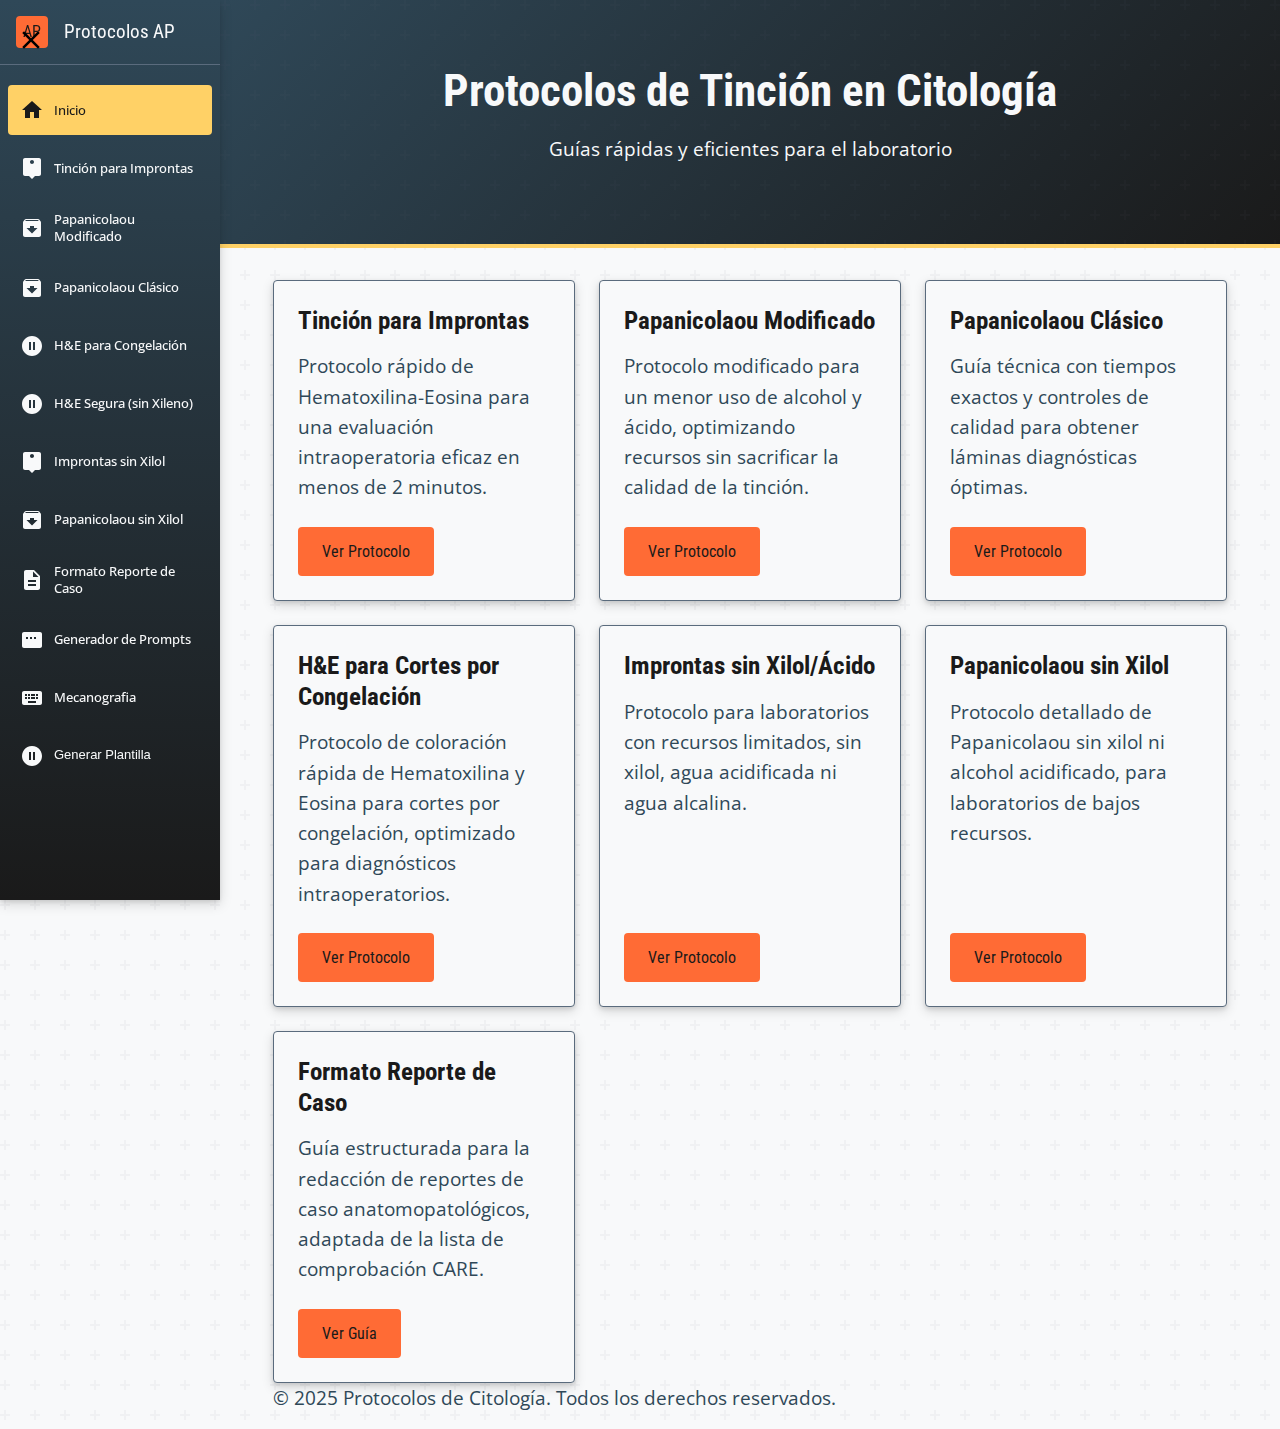
<file: index.html>
<!DOCTYPE html>
<html lang="es">
<head>
    <meta charset="UTF-8">
    <meta name="viewport" content="width=device-width, initial-scale=1.0">
    <title>Página de Inicio - Protocolos de Tinción</title>
    <link rel="stylesheet" href="style.css">
</head>
<body>
    <aside class="sidebar" id="main-sidebar">
        <div class="sidebar-header">
            <a href="index.html" class="sidebar-brand">
                <span class="sidebar-brand-icon">AP</span>
                <span class="sidebar-brand-text">Protocolos AP</span>
            </a>
        </div>
        <nav class="sidebar-nav">
            <ul>
                <li><a href="index.html" class="active" title="Inicio"><span class="sidebar-icon"><svg xmlns="http://www.w3.org/2000/svg" viewBox="0 0 24 24"><path d="M10 20v-6h4v6h5v-8h3L12 3 2 12h3v8z"/></svg></span><span class="sidebar-text">Inicio</span></a></li>
                <li><a href="Improntas.html" title="Tinción para Improntas"><span class="sidebar-icon"><svg xmlns="http://www.w3.org/2000/svg" viewBox="0 0 24 24"><path d="M19 2H5c-1.1 0-2 .9-2 2v14c0 1.1.9 2 2 2h4l3 3 3-3h4c1.1 0 2-.9 2-2V4c0-1.1-.9-2-2-2zm-7 2c1.11 0 2 .89 2 2s-.89 2-2 2-2-.89-2-2 .89-2 2-2z"/></svg></span><span class="sidebar-text">Tinción para Improntas</span></a></li>
                <li><a href="Papanicolaou.html" title="Papanicolaou Modificado"><span class="sidebar-icon"><svg xmlns="http://www.w3.org/2000/svg" viewBox="0 0 24 24"><path d="M20.54 5.23l-1.39-1.68C18.88 3.21 18.47 3 18 3H6c-.47 0-.88.21-1.16.55L3.46 5.23C3.17 5.57 3 6.02 3 6.5V19c0 1.1.9 2 2 2h14c1.1 0 2-.9 2-2V6.5c0-.48-.17-.93-.46-1.27zM12 17.5L6.5 12H10v-2h4v2h3.5L12 17.5zM5.12 5l.81-1h12l.94 1H5.12z"/></svg></span><span class="sidebar-text">Papanicolaou Modificado</span></a></li>
                <li><a href="papanicolauclasico.html" title="Papanicolaou Clásico"><span class="sidebar-icon"><svg xmlns="http://www.w3.org/2000/svg" viewBox="0 0 24 24"><path d="M20.54 5.23l-1.39-1.68C18.88 3.21 18.47 3 18 3H6c-.47 0-.88.21-1.16.55L3.46 5.23C3.17 5.57 3 6.02 3 6.5V19c0 1.1.9 2 2 2h14c1.1 0 2-.9 2-2V6.5c0-.48-.17-.93-.46-1.27zM12 17.5L6.5 12H10v-2h4v2h3.5L12 17.5zM5.12 5l.81-1h12l.94 1H5.12z"/></svg></span><span class="sidebar-text">Papanicolaou Clásico</span></a></li>
                <li><a href="he-congelacion.html" title="H&E para Congelación"><span class="sidebar-icon"><svg xmlns="http://www.w3.org/2000/svg" viewBox="0 0 24 24"><path d="M12 2C6.48 2 2 6.48 2 12s4.48 10 10 10 10-4.48 10-10S17.52 2 12 2zm-1 14H9V8h2v8zm4 0h-2V8h2v8z"/></svg></span><span class="sidebar-text">H&E para Congelación</span></a></li>
                <li><a href="he-congelacion-seguro.html" title="H&E Segura (sin Xileno)"><span class="sidebar-icon"><svg xmlns="http://www.w3.org/2000/svg" viewBox="0 0 24 24"><path d="M12 2C6.48 2 2 6.48 2 12s4.48 10 10 10 10-4.48 10-10S17.52 2 12 2zm-1 14H9V8h2v8zm4 0h-2V8h2v8z"/></svg></span><span class="sidebar-text">H&E Segura (sin Xileno)</span></a></li>
                <li><a href="improntas-sin-xilol.html" title="Improntas sin Xilol"><span class="sidebar-icon"><svg xmlns="http://www.w3.org/2000/svg" viewBox="0 0 24 24"><path d="M19 2H5c-1.1 0-2 .9-2 2v14c0 1.1.9 2 2 2h4l3 3 3-3h4c1.1 0 2-.9 2-2V4c0-1.1-.9-2-2-2zm-7 2c1.11 0 2 .89 2 2s-.89 2-2 2-2-.89-2-2 .89-2 2-2z"/></svg></span><span class="sidebar-text">Improntas sin Xilol</span></a></li>
                <li><a href="papanicolau-sin-xilol.html" title="Papanicolaou sin Xilol"><span class="sidebar-icon"><svg xmlns="http://www.w3.org/2000/svg" viewBox="0 0 24 24"><path d="M20.54 5.23l-1.39-1.68C18.88 3.21 18.47 3 18 3H6c-.47 0-.88.21-1.16.55L3.46 5.23C3.17 5.57 3 6.02 3 6.5V19c0 1.1.9 2 2 2h14c1.1 0 2-.9 2-2V6.5c0-.48-.17-.93-.46-1.27zM12 17.5L6.5 12H10v-2h4v2h3.5L12 17.5zM5.12 5l.81-1h12l.94 1H5.12z"/></svg></span><span class="sidebar-text">Papanicolaou sin Xilol</span></a></li>
                <li><a href="formato-reporte-caso.html" title="Formato Reporte de Caso"><span class="sidebar-icon"><svg xmlns="http://www.w3.org/2000/svg" viewBox="0 0 24 24"><path d="M14 2H6c-1.1 0-1.99.9-1.99 2L4 20c0 1.1.89 2 1.99 2H18c1.1 0 2-.9 2-2V8l-6-6zm2 16H8v-2h8v2zm0-4H8v-2h8v2zm-3-5V3.5L18.5 9H13z"/></svg></span><span class="sidebar-text">Formato Reporte de Caso</span></a></li>
                <li><a href="formularioreporteap.html" title="Generador de Prompts"><span class="sidebar-icon"><svg xmlns="http://www.w3.org/2000/svg" viewBox="0 0 24 24"><path d="M20 4H4c-1.1 0-2 .9-2 2v12c0 1.1.9 2 2 2h16c1.1 0 2-.9 2-2V6c0-1.1-.9-2-2-2zM8 11H6V9h2v2zm4 0h-2V9h2v2zm4 0h-2V9h2v2z"/></svg></span><span class="sidebar-text">Generador de Prompts</span></a></li>
                <li><a href="mecanografia.html" title="Mecanografia"><span class="sidebar-icon"><svg xmlns="http://www.w3.org/2000/svg" viewBox="0 0 24 24"><path d="M20 5H4c-1.1 0-1.99.9-1.99 2L2 17c0 1.1.9 2 2 2h16c1.1 0 2-.9 2-2V7c0-1.1-.9-2-2-2zm-9 3h2v2h-2V8zm0 3h2v2h-2v-2zM8 8h2v2H8V8zm0 3h2v2H8v-2zm-1 2H5v-2h2v2zm0-3H5V8h2v2zm9 7H8v-2h8v2zm-1-4h-2v-2h2v2zm0-3h-2V8h2v2zm3 3h-2v-2h2v2zm0-3h-2V8h2v2z"/></svg></span><span class="sidebar-text">Mecanografia</span></a></li>
                <li><button id="prompt-diagnostico-btn" title="Generar Plantilla"><span class="sidebar-icon"><svg xmlns="http://www.w3.org/2000/svg" viewBox="0 0 24 24"><path d="M12 2C6.48 2 2 6.48 2 12s4.48 10 10 10 10-4.48 10-10S17.52 2 12 2zm-1 14H9V8h2v8zm4 0h-2V8h2v8z"/></svg></span><span class="sidebar-text">Generar Plantilla</span></button></li>
            </ul>
        </nav>
    </aside>

    <button class="sidebar-toggle" aria-label="Alternar menú" aria-controls="main-sidebar" aria-expanded="false">
        <svg class="icon-menu" xmlns="http://www.w3.org/2000/svg" viewBox="0 0 24 24"><path d="M3 18h18v-2H3v2zm0-5h18v-2H3v2zm0-7v2h18V6H3z"/></svg>
        <svg class="icon-close" xmlns="http://www.w3.org/2000/svg" viewBox="0 0 24 24"><path d="M19 6.41L17.59 5 12 10.59 6.41 5 5 6.41 10.59 12 5 17.59 6.41 19 12 13.41 17.59 19 19 17.59 13.41 12z"/></svg>
    </button>

    <div class="main-content">
        <header>
            <div class="container">
                <h1>Protocolos de Tinción en Citología</h1>
                <p class="subtitle">Guías rápidas y eficientes para el laboratorio</p>
            </div>
        </header>
        
        <main class="container">
            <div class="card-container">
                <div class="card">
                    <div class="card-content">
                        <h2 class="card-title">Tinción para Improntas</h2>
                        <p class="card-text">Protocolo rápido de Hematoxilina-Eosina para una evaluación intraoperatoria eficaz en menos de 2 minutos.</p>
                        <a href="Improntas.html" class="card-link">Ver Protocolo</a>
                    </div>
                </div>
                
                <div class="card">
                    <div class="card-content">
                        <h2 class="card-title">Papanicolaou Modificado</h2>
                        <p class="card-text">Protocolo modificado para un menor uso de alcohol y ácido, optimizando recursos sin sacrificar la calidad de la tinción.</p>
                        <a href="Papanicolaou.html" class="card-link">Ver Protocolo</a>
                    </div>
                </div>
                <div class="card">
                    <div class="card-content">
                        <h2 class="card-title">Papanicolaou Clásico</h2>
                        <p class="card-text">Guía técnica con tiempos exactos y controles de calidad para obtener láminas diagnósticas óptimas.</p>
                        <a href="papanicolauclasico.html" class="card-link">Ver Protocolo</a>
                    </div>
                </div>
                <div class="card">
                    <div class="card-content">
                        <h2 class="card-title">H&E para Cortes por Congelación</h2>
                        <p class="card-text">Protocolo de coloración rápida de Hematoxilina y Eosina para cortes por congelación, optimizado para diagnósticos intraoperatorios.</p>
                        <a href="he-congelacion.html" class="card-link">Ver Protocolo</a>
                    </div>
                </div>
                <div class="card">
                    <div class="card-content">
                        <h2 class="card-title">Improntas sin Xilol/Ácido</h2>
                        <p class="card-text">Protocolo para laboratorios con recursos limitados, sin xilol, agua acidificada ni agua alcalina.</p>
                        <a href="improntas-sin-xilol.html" class="card-link">Ver Protocolo</a>
                    </div>
                </div>
                <div class="card">
                    <div class="card-content">
                        <h2 class="card-title">Papanicolaou sin Xilol</h2>
                        <p class="card-text">Protocolo detallado de Papanicolaou sin xilol ni alcohol acidificado, para laboratorios de bajos recursos.</p>
                        <a href="papanicolau-sin-xilol.html" class="card-link">Ver Protocolo</a>
                    </div>
                </div>
                <div class="card">
                    <div class="card-content">
                        <h2 class="card-title">Formato Reporte de Caso</h2>
                        <p class="card-text">Guía estructurada para la redacción de reportes de caso anatomopatológicos, adaptada de la lista de comprobación CARE.</p>
                        <a href="formato-reporte-caso.html" class="card-link">Ver Guía</a>
                    </div>
                </div>
            </div>
        </main>
        
        <footer>
            <div class="container">
                <p>&copy; 2025 Protocolos de Citología. Todos los derechos reservados.</p>
            </div>
        </footer>
    </div>

    <!-- Modal para Prompt Diagnóstico -->
    <div id="modal-prompt" class="modal">
        <div class="modal-content">
            <h2>Colocar Diagnóstico</h2>
            <label for="input-diagnostico">Introduce el diagnóstico:</label>
            <input type="text" id="input-diagnostico" placeholder="Ej: adenocarcinoma de pulmón">
            <div class="modal-buttons">
                <button id="cancelar-btn" class="modal-button secondary">Cancelar</button>
                <button id="generar-btn" class="modal-button primary">Generar</button>
            </div>
            <div class="result-container" id="result-container">
                <p class="copy-message" id="copy-message">¡Texto copiado al portapapeles!</p>
                <div class="result-text" id="result-text"></div>
                <div class="modal-buttons">
                    <button id="copiar-btn" class="modal-button primary">Copiar y Abrir DeepSeek</button>
                    <button id="cerrar-btn" class="modal-button secondary">Cerrar</button>
                </div>
            </div>
        </div>
    </div>

    <script src="scripts.js"></script>
</body>
</html>
</file>
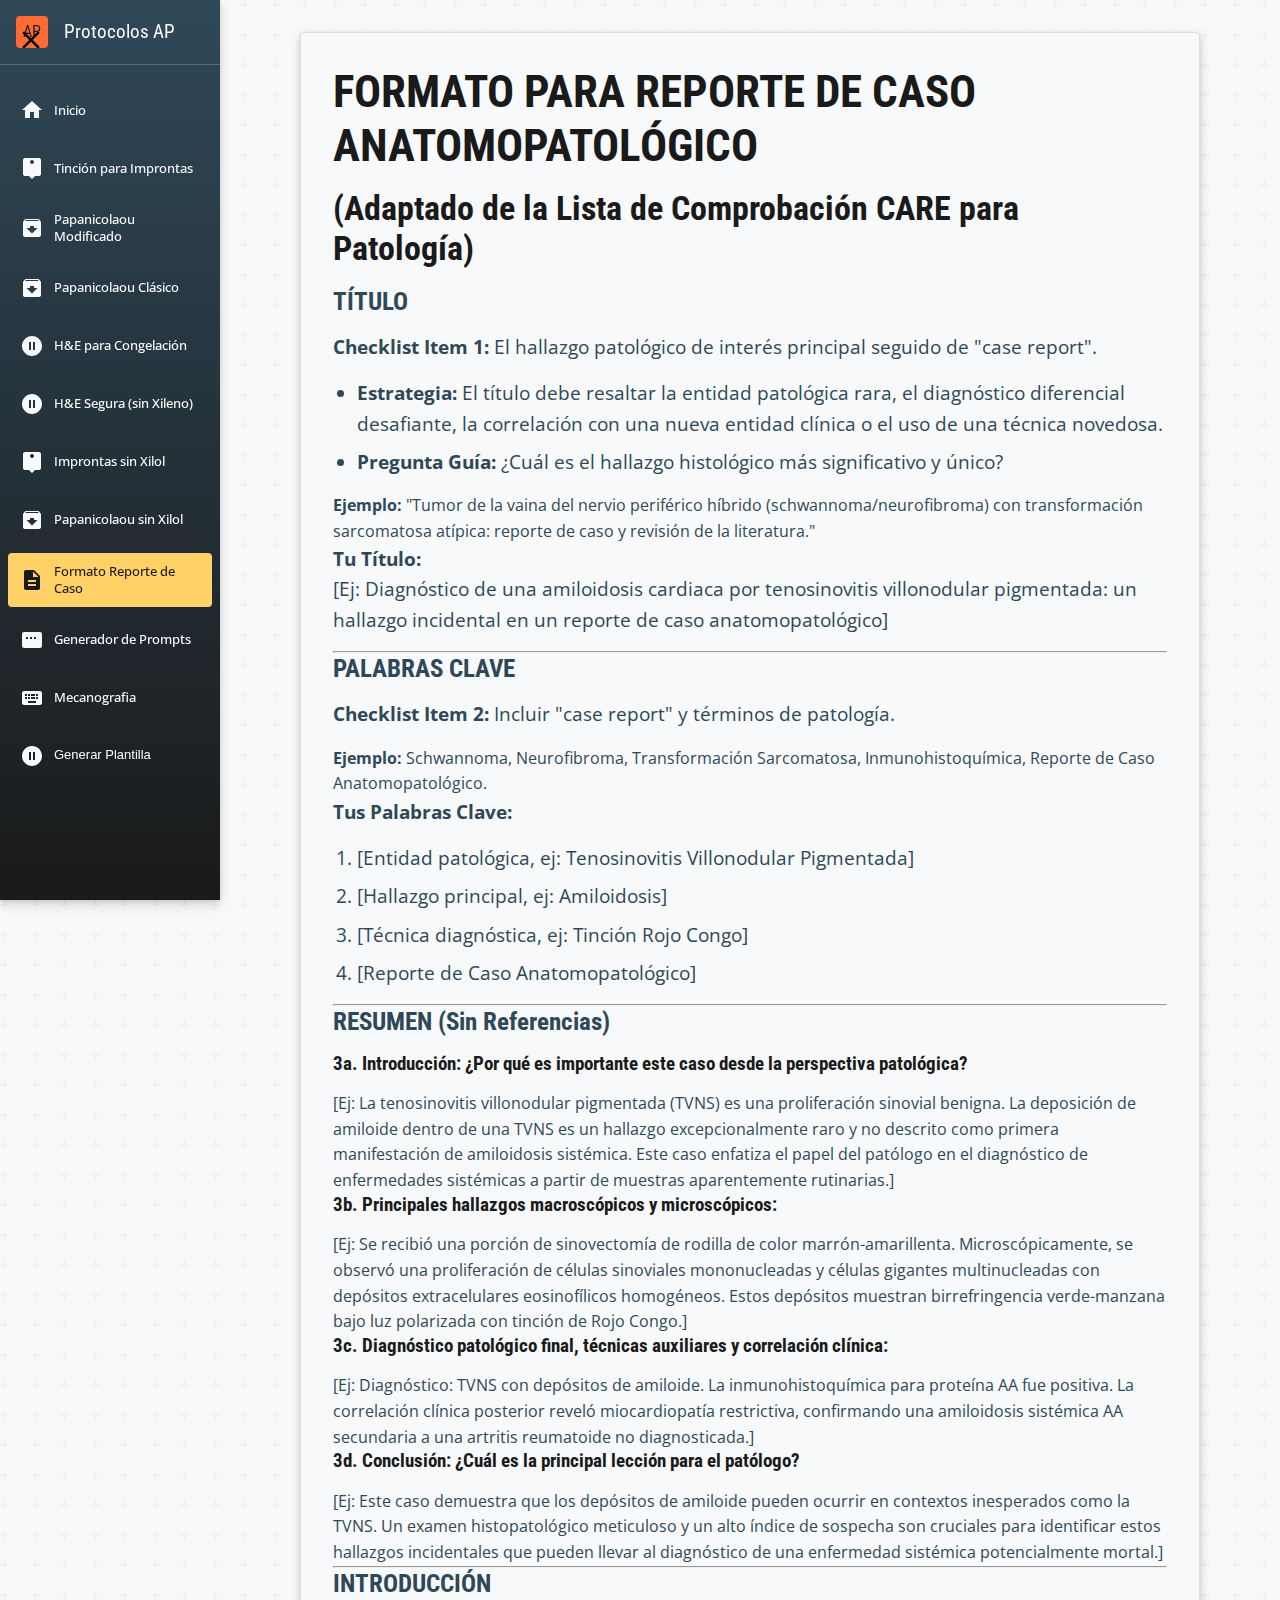
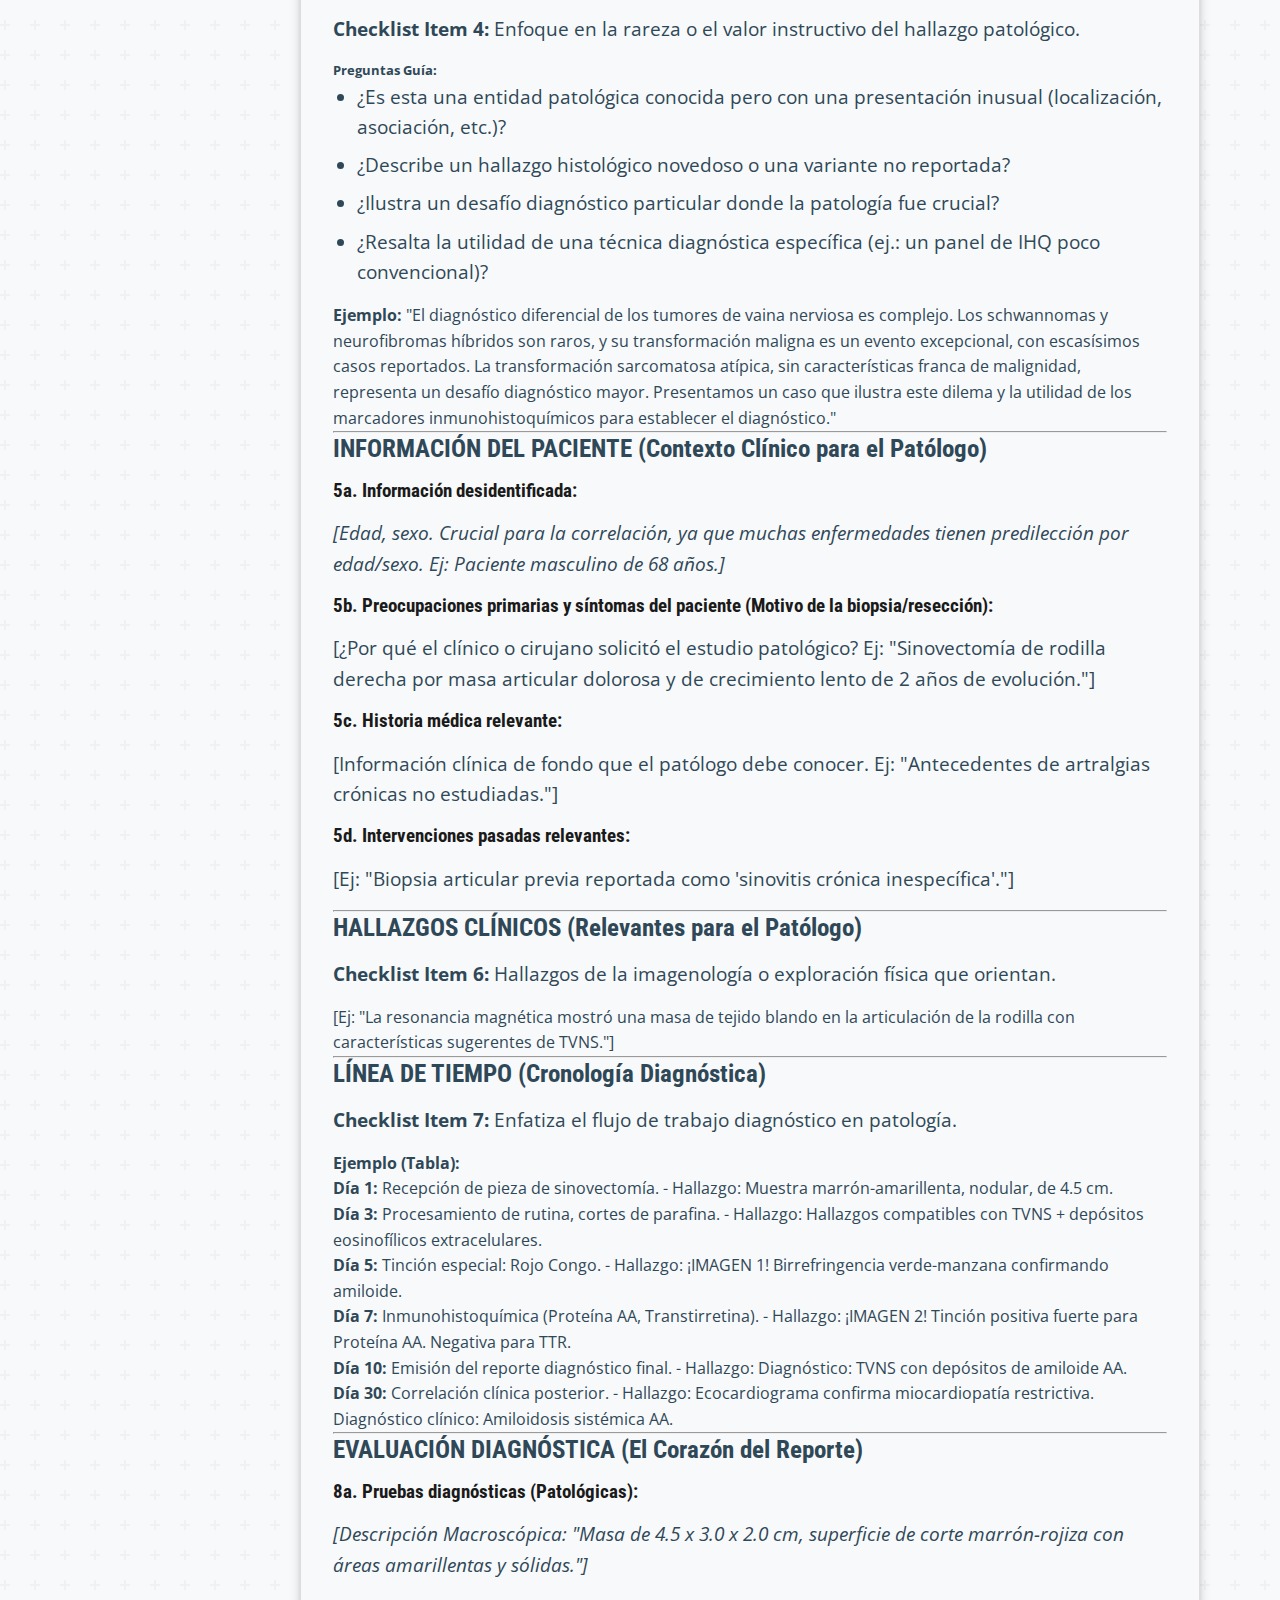
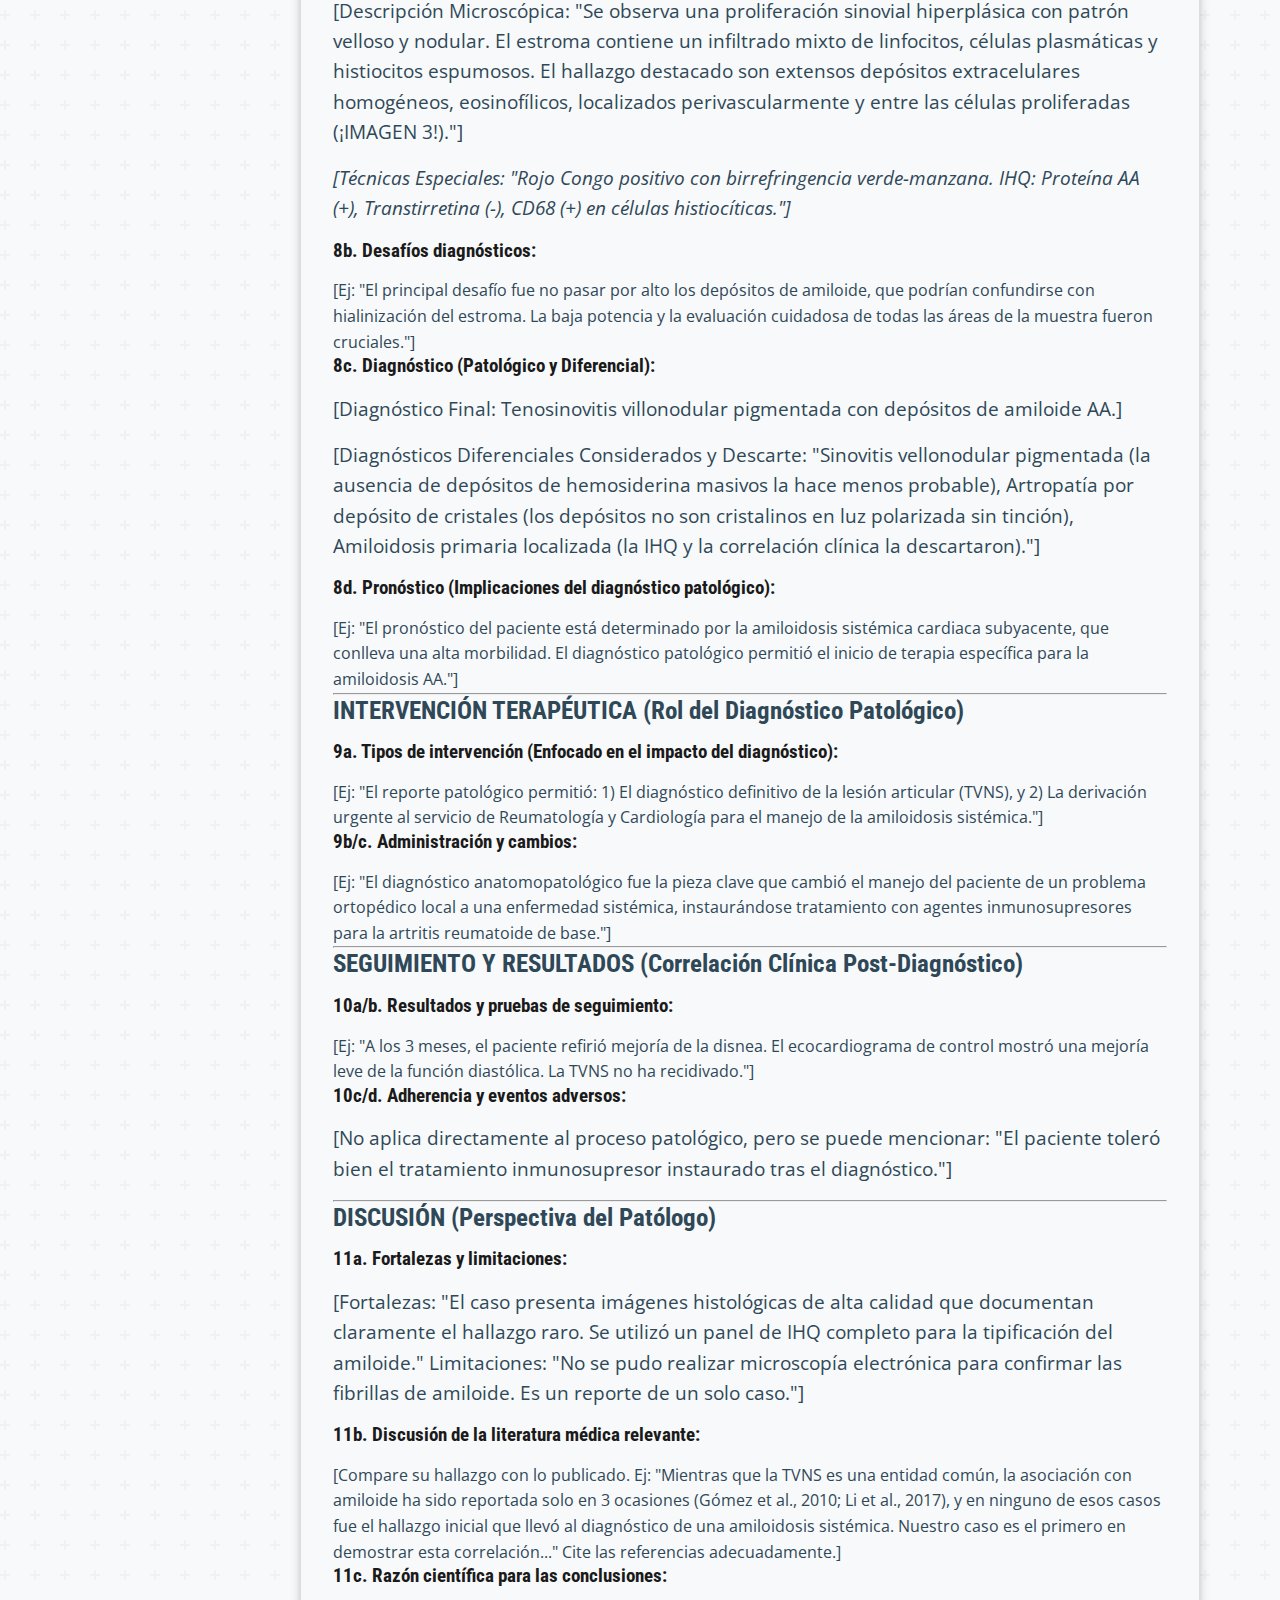
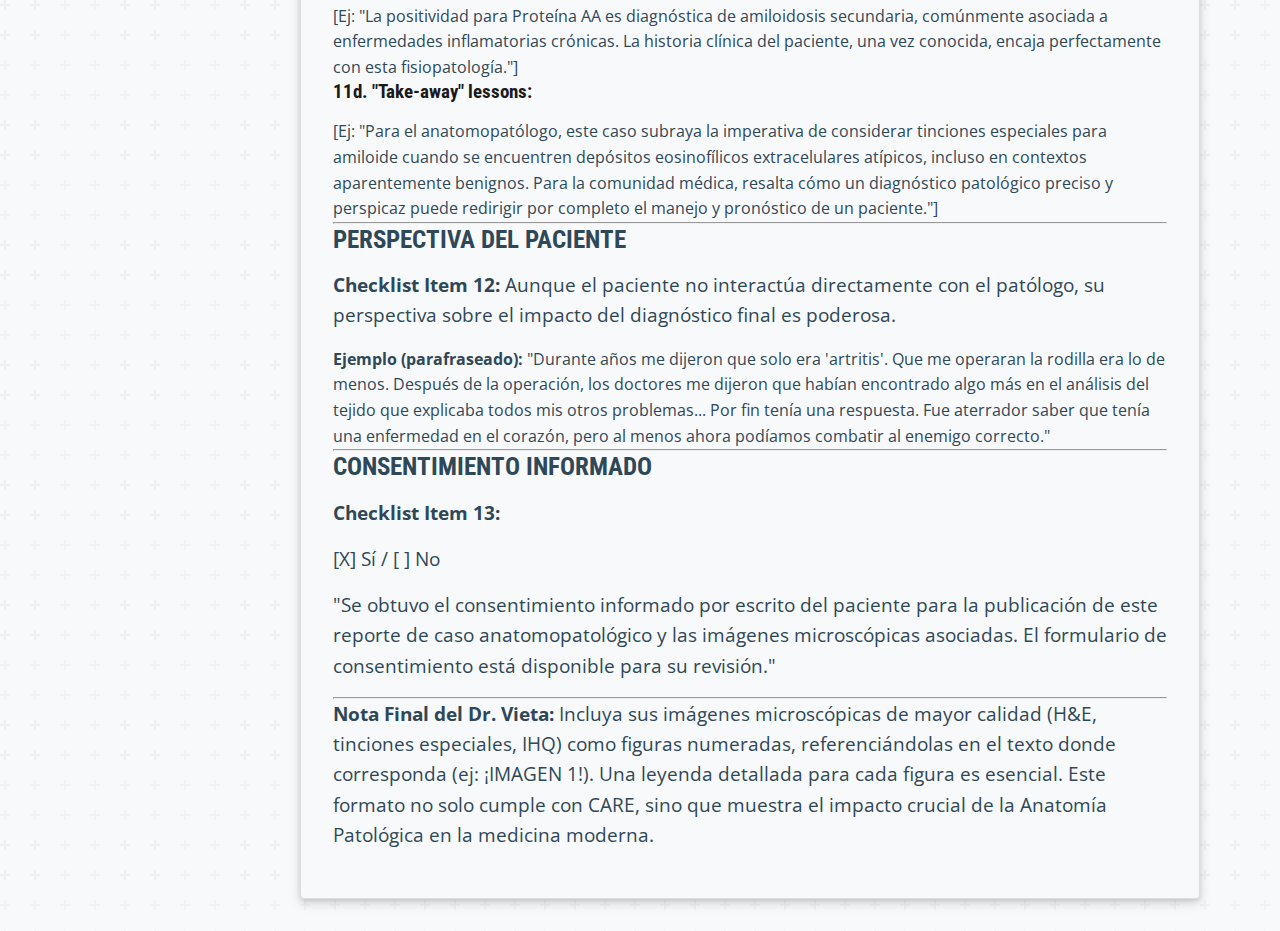
<file: formato-reporte-caso.html>
<!DOCTYPE html>
<html lang="es">
<head>
    <meta charset="UTF-8">
    <meta name="viewport" content="width=device-width, initial-scale=1.0">
    <title>Formato para Reporte de Caso Anatomopatológico</title>
    <link rel="stylesheet" href="style.css">
</head>
<body>
    <aside class="sidebar" id="main-sidebar"></aside>

    <button class="sidebar-toggle" aria-label="Alternar menú" aria-controls="main-sidebar" aria-expanded="false">
        <svg class="icon-menu" xmlns="http://www.w3.org/2000/svg" viewBox="0 0 24 24"><path d="M3 18h18v-2H3v2zm0-5h18v-2H3v2zm0-7v2h18V6H3z"/></svg>
        <svg class="icon-close" xmlns="http://www.w3.org/2000/svg" viewBox="0 0 24 24"><path d="M19 6.41L17.59 5 12 10.59 6.41 5 5 6.41 10.59 12 5 17.59 6.41 19 12 13.41 17.59 19 19 17.59 13.41 12z"/></svg>
    </button>

    <div class="main-content">
        <main class="page-container">
            <h1>FORMATO PARA REPORTE DE CASO ANATOMOPATOLÓGICO</h1>
            <h2>(Adaptado de la Lista de Comprobación CARE para Patología)</h2>

            <h3>TÍTULO</h3>
            <p><strong>Checklist Item 1:</strong> El hallazgo patológico de interés principal seguido de "case report".</p>
            <ul>
                <li><strong>Estrategia:</strong> El título debe resaltar la entidad patológica rara, el diagnóstico diferencial desafiante, la correlación con una nueva entidad clínica o el uso de una técnica novedosa.</li>
                <li><strong>Pregunta Guía:</strong> ¿Cuál es el hallazgo histológico más significativo y único?</li>
            </ul>
            <div class="example-text"><strong>Ejemplo:</strong> "Tumor de la vaina del nervio periférico híbrido (schwannoma/neurofibroma) con transformación sarcomatosa atípica: reporte de caso y revisión de la literatura."</div>
            <p><strong>Tu Título:</strong><br>[Ej: Diagnóstico de una amiloidosis cardiaca por tenosinovitis villonodular pigmentada: un hallazgo incidental en un reporte de caso anatomopatológico]</p>

            <hr>

            <h3>PALABRAS CLAVE</h3>
            <p><strong>Checklist Item 2:</strong> Incluir "case report" y términos de patología.</p>
            <div class="example-text"><strong>Ejemplo:</strong> Schwannoma, Neurofibroma, Transformación Sarcomatosa, Inmunohistoquímica, Reporte de Caso Anatomopatológico.</div>
            <p><strong>Tus Palabras Clave:</strong></p>
            <ol>
                <li>[Entidad patológica, ej: Tenosinovitis Villonodular Pigmentada]</li>
                <li>[Hallazgo principal, ej: Amiloidosis]</li>
                <li>[Técnica diagnóstica, ej: Tinción Rojo Congo]</li>
                <li>[Reporte de Caso Anatomopatológico]</li>
            </ol>

            <hr>

            <h3>RESUMEN (Sin Referencias)</h3>
            <h4>3a. Introducción: ¿Por qué es importante este caso desde la perspectiva patológica?</h4>
            <div class="example-text">[Ej: La tenosinovitis villonodular pigmentada (TVNS) es una proliferación sinovial benigna. La deposición de amiloide dentro de una TVNS es un hallazgo excepcionalmente raro y no descrito como primera manifestación de amiloidosis sistémica. Este caso enfatiza el papel del patólogo en el diagnóstico de enfermedades sistémicas a partir de muestras aparentemente rutinarias.]</div>
            <h4>3b. Principales hallazgos macroscópicos y microscópicos:</h4>
            <div class="example-text">[Ej: Se recibió una porción de sinovectomía de rodilla de color marrón-amarillenta. Microscópicamente, se observó una proliferación de células sinoviales mononucleadas y células gigantes multinucleadas con depósitos extracelulares eosinofílicos homogéneos. Estos depósitos muestran birrefringencia verde-manzana bajo luz polarizada con tinción de Rojo Congo.]</div>
            <h4>3c. Diagnóstico patológico final, técnicas auxiliares y correlación clínica:</h4>
            <div class="example-text">[Ej: Diagnóstico: TVNS con depósitos de amiloide. La inmunohistoquímica para proteína AA fue positiva. La correlación clínica posterior reveló miocardiopatía restrictiva, confirmando una amiloidosis sistémica AA secundaria a una artritis reumatoide no diagnosticada.]</div>
            <h4>3d. Conclusión: ¿Cuál es la principal lección para el patólogo?</h4>
            <div class="example-text">[Ej: Este caso demuestra que los depósitos de amiloide pueden ocurrir en contextos inesperados como la TVNS. Un examen histopatológico meticuloso y un alto índice de sospecha son cruciales para identificar estos hallazgos incidentales que pueden llevar al diagnóstico de una enfermedad sistémica potencialmente mortal.]</div>

            <hr>

            <h3>INTRODUCCIÓN</h3>
            <p><strong>Checklist Item 4:</strong> Enfoque en la rareza o el valor instructivo del hallazgo patológico.</p>
            <h5>Preguntas Guía:</h5>
            <ul>
                <li>¿Es esta una entidad patológica conocida pero con una presentación inusual (localización, asociación, etc.)?</li>
                <li>¿Describe un hallazgo histológico novedoso o una variante no reportada?</li>
                <li>¿Ilustra un desafío diagnóstico particular donde la patología fue crucial?</li>
                <li>¿Resalta la utilidad de una técnica diagnóstica específica (ej.: un panel de IHQ poco convencional)?</li>
            </ul>
            <div class="example-text"><strong>Ejemplo:</strong> "El diagnóstico diferencial de los tumores de vaina nerviosa es complejo. Los schwannomas y neurofibromas híbridos son raros, y su transformación maligna es un evento excepcional, con escasísimos casos reportados. La transformación sarcomatosa atípica, sin características franca de malignidad, representa un desafío diagnóstico mayor. Presentamos un caso que ilustra este dilema y la utilidad de los marcadores inmunohistoquímicos para establecer el diagnóstico."</div>

            <hr>

            <h3>INFORMACIÓN DEL PACIENTE (Contexto Clínico para el Patólogo)</h3>
            <h4>5a. Información desidentificada:</h4>
            <p><em>[Edad, sexo. Crucial para la correlación, ya que muchas enfermedades tienen predilección por edad/sexo. Ej: Paciente masculino de 68 años.]</em></p>
            <h4>5b. Preocupaciones primarias y síntomas del paciente (Motivo de la biopsia/resección):</h4>
            <p>[¿Por qué el clínico o cirujano solicitó el estudio patológico? Ej: "Sinovectomía de rodilla derecha por masa articular dolorosa y de crecimiento lento de 2 años de evolución."]</p>
            <h4>5c. Historia médica relevante:</h4>
            <p>[Información clínica de fondo que el patólogo debe conocer. Ej: "Antecedentes de artralgias crónicas no estudiadas."]</p>
            <h4>5d. Intervenciones pasadas relevantes:</h4>
            <p>[Ej: "Biopsia articular previa reportada como 'sinovitis crónica inespecífica'."]</p>

            <hr>

            <h3>HALLAZGOS CLÍNICOS (Relevantes para el Patólogo)</h3>
            <p><strong>Checklist Item 6:</strong> Hallazgos de la imagenología o exploración física que orientan.</p>
            <div class="example-text">[Ej: "La resonancia magnética mostró una masa de tejido blando en la articulación de la rodilla con características sugerentes de TVNS."]</div>

            <hr>

            <h3>LÍNEA DE TIEMPO (Cronología Diagnóstica)</h3>
            <p><strong>Checklist Item 7:</strong> Enfatiza el flujo de trabajo diagnóstico en patología.</p>
            <div class="example-text"><strong>Ejemplo (Tabla):</strong><br>
                <strong>Día 1:</strong> Recepción de pieza de sinovectomía. - Hallazgo: Muestra marrón-amarillenta, nodular, de 4.5 cm.<br>
                <strong>Día 3:</strong> Procesamiento de rutina, cortes de parafina. - Hallazgo: Hallazgos compatibles con TVNS + depósitos eosinofílicos extracelulares.<br>
                <strong>Día 5:</strong> Tinción especial: Rojo Congo. - Hallazgo: ¡IMAGEN 1! Birrefringencia verde-manzana confirmando amiloide.<br>
                <strong>Día 7:</strong> Inmunohistoquímica (Proteína AA, Transtirretina). - Hallazgo: ¡IMAGEN 2! Tinción positiva fuerte para Proteína AA. Negativa para TTR.<br>
                <strong>Día 10:</strong> Emisión del reporte diagnóstico final. - Hallazgo: Diagnóstico: TVNS con depósitos de amiloide AA.<br>
                <strong>Día 30:</strong> Correlación clínica posterior. - Hallazgo: Ecocardiograma confirma miocardiopatía restrictiva. Diagnóstico clínico: Amiloidosis sistémica AA.
            </div>

            <hr>

            <h3>EVALUACIÓN DIAGNÓSTICA (El Corazón del Reporte)</h3>
            <h4>8a. Pruebas diagnósticas (Patológicas):</h4>
            <p><em>[Descripción Macroscópica: "Masa de 4.5 x 3.0 x 2.0 cm, superficie de corte marrón-rojiza con áreas amarillentas y sólidas."]</em></p>
            <p>[Descripción Microscópica: "Se observa una proliferación sinovial hiperplásica con patrón velloso y nodular. El estroma contiene un infiltrado mixto de linfocitos, células plasmáticas y histiocitos espumosos. El hallazgo destacado son extensos depósitos extracelulares homogéneos, eosinofílicos, localizados perivascularmente y entre las células proliferadas (¡IMAGEN 3!)."]</p>
            <p><em>[Técnicas Especiales: "Rojo Congo positivo con birrefringencia verde-manzana. IHQ: Proteína AA (+), Transtirretina (-), CD68 (+) en células histiocíticas."]</em></p>
            <h4>8b. Desafíos diagnósticos:</h4>
            <div class="example-text">[Ej: "El principal desafío fue no pasar por alto los depósitos de amiloide, que podrían confundirse con hialinización del estroma. La baja potencia y la evaluación cuidadosa de todas las áreas de la muestra fueron cruciales."]</div>
            <h4>8c. Diagnóstico (Patológico y Diferencial):</h4>
            <p>[Diagnóstico Final: Tenosinovitis villonodular pigmentada con depósitos de amiloide AA.]</p>
            <p>[Diagnósticos Diferenciales Considerados y Descarte: "Sinovitis vellonodular pigmentada (la ausencia de depósitos de hemosiderina masivos la hace menos probable), Artropatía por depósito de cristales (los depósitos no son cristalinos en luz polarizada sin tinción), Amiloidosis primaria localizada (la IHQ y la correlación clínica la descartaron)."]</p>
            <h4>8d. Pronóstico (Implicaciones del diagnóstico patológico):</h4>
            <div class="example-text">[Ej: "El pronóstico del paciente está determinado por la amiloidosis sistémica cardiaca subyacente, que conlleva una alta morbilidad. El diagnóstico patológico permitió el inicio de terapia específica para la amiloidosis AA."]</div>

            <hr>

            <h3>INTERVENCIÓN TERAPÉUTICA (Rol del Diagnóstico Patológico)</h3>
            <h4>9a. Tipos de intervención (Enfocado en el impacto del diagnóstico):</h4>
            <div class="example-text">[Ej: "El reporte patológico permitió: 1) El diagnóstico definitivo de la lesión articular (TVNS), y 2) La derivación urgente al servicio de Reumatología y Cardiología para el manejo de la amiloidosis sistémica."]</div>
            <h4>9b/c. Administración y cambios:</h4>
            <div class="example-text">[Ej: "El diagnóstico anatomopatológico fue la pieza clave que cambió el manejo del paciente de un problema ortopédico local a una enfermedad sistémica, instaurándose tratamiento con agentes inmunosupresores para la artritis reumatoide de base."]</div>

            <hr>

            <h3>SEGUIMIENTO Y RESULTADOS (Correlación Clínica Post-Diagnóstico)</h3>
            <h4>10a/b. Resultados y pruebas de seguimiento:</h4>
            <div class="example-text">[Ej: "A los 3 meses, el paciente refirió mejoría de la disnea. El ecocardiograma de control mostró una mejoría leve de la función diastólica. La TVNS no ha recidivado."]</div>
            <h4>10c/d. Adherencia y eventos adversos:</h4>
            <p>[No aplica directamente al proceso patológico, pero se puede mencionar: "El paciente toleró bien el tratamiento inmunosupresor instaurado tras el diagnóstico."]</p>

            <hr>

            <h3>DISCUSIÓN (Perspectiva del Patólogo)</h3>
            <h4>11a. Fortalezas y limitaciones:</h4>
            <p>[Fortalezas: "El caso presenta imágenes histológicas de alta calidad que documentan claramente el hallazgo raro. Se utilizó un panel de IHQ completo para la tipificación del amiloide." Limitaciones: "No se pudo realizar microscopía electrónica para confirmar las fibrillas de amiloide. Es un reporte de un solo caso."]</p>
            <h4>11b. Discusión de la literatura médica relevante:</h4>
            <div class="example-text">[Compare su hallazgo con lo publicado. Ej: "Mientras que la TVNS es una entidad común, la asociación con amiloide ha sido reportada solo en 3 ocasiones (Gómez et al., 2010; Li et al., 2017), y en ninguno de esos casos fue el hallazgo inicial que llevó al diagnóstico de una amiloidosis sistémica. Nuestro caso es el primero en demostrar esta correlación..." Cite las referencias adecuadamente.]</div>
            <h4>11c. Razón científica para las conclusiones:</h4>
            <div class="example-text">[Ej: "La positividad para Proteína AA es diagnóstica de amiloidosis secundaria, comúnmente asociada a enfermedades inflamatorias crónicas. La historia clínica del paciente, una vez conocida, encaja perfectamente con esta fisiopatología."]</div>
            <h4>11d. "Take-away" lessons:</h4>
            <div class="example-text">[Ej: "Para el anatomopatólogo, este caso subraya la imperativa de considerar tinciones especiales para amiloide cuando se encuentren depósitos eosinofílicos extracelulares atípicos, incluso en contextos aparentemente benignos. Para la comunidad médica, resalta cómo un diagnóstico patológico preciso y perspicaz puede redirigir por completo el manejo y pronóstico de un paciente."]</div>

            <hr>

            <h3>PERSPECTIVA DEL PACIENTE</h3>
            <p><strong>Checklist Item 12:</strong> Aunque el paciente no interactúa directamente con el patólogo, su perspectiva sobre el impacto del diagnóstico final es poderosa.</p>
            <div class="example-text"><strong>Ejemplo (parafraseado):</strong> "Durante años me dijeron que solo era 'artritis'. Que me operaran la rodilla era lo de menos. Después de la operación, los doctores me dijeron que habían encontrado algo más en el análisis del tejido que explicaba todos mis otros problemas... Por fin tenía una respuesta. Fue aterrador saber que tenía una enfermedad en el corazón, pero al menos ahora podíamos combatir al enemigo correcto."</div>

            <hr>

            <h3>CONSENTIMIENTO INFORMADO</h3>
            <p><strong>Checklist Item 13:</strong></p>
            <p>[X] Sí / [ ] No</p>
            <p>"Se obtuvo el consentimiento informado por escrito del paciente para la publicación de este reporte de caso anatomopatológico y las imágenes microscópicas asociadas. El formulario de consentimiento está disponible para su revisión."</p>

            <hr>
            
            <p><strong>Nota Final del Dr. Vieta:</strong> Incluya sus imágenes microscópicas de mayor calidad (H&E, tinciones especiales, IHQ) como figuras numeradas, referenciándolas en el texto donde corresponda (ej: ¡IMAGEN 1!). Una leyenda detallada para cada figura es esencial. Este formato no solo cumple con CARE, sino que muestra el impacto crucial de la Anatomía Patológica en la medicina moderna.</p>

        </main>
    </div>

    <script src="scripts.js"></script>
</body>
</html>
</file>
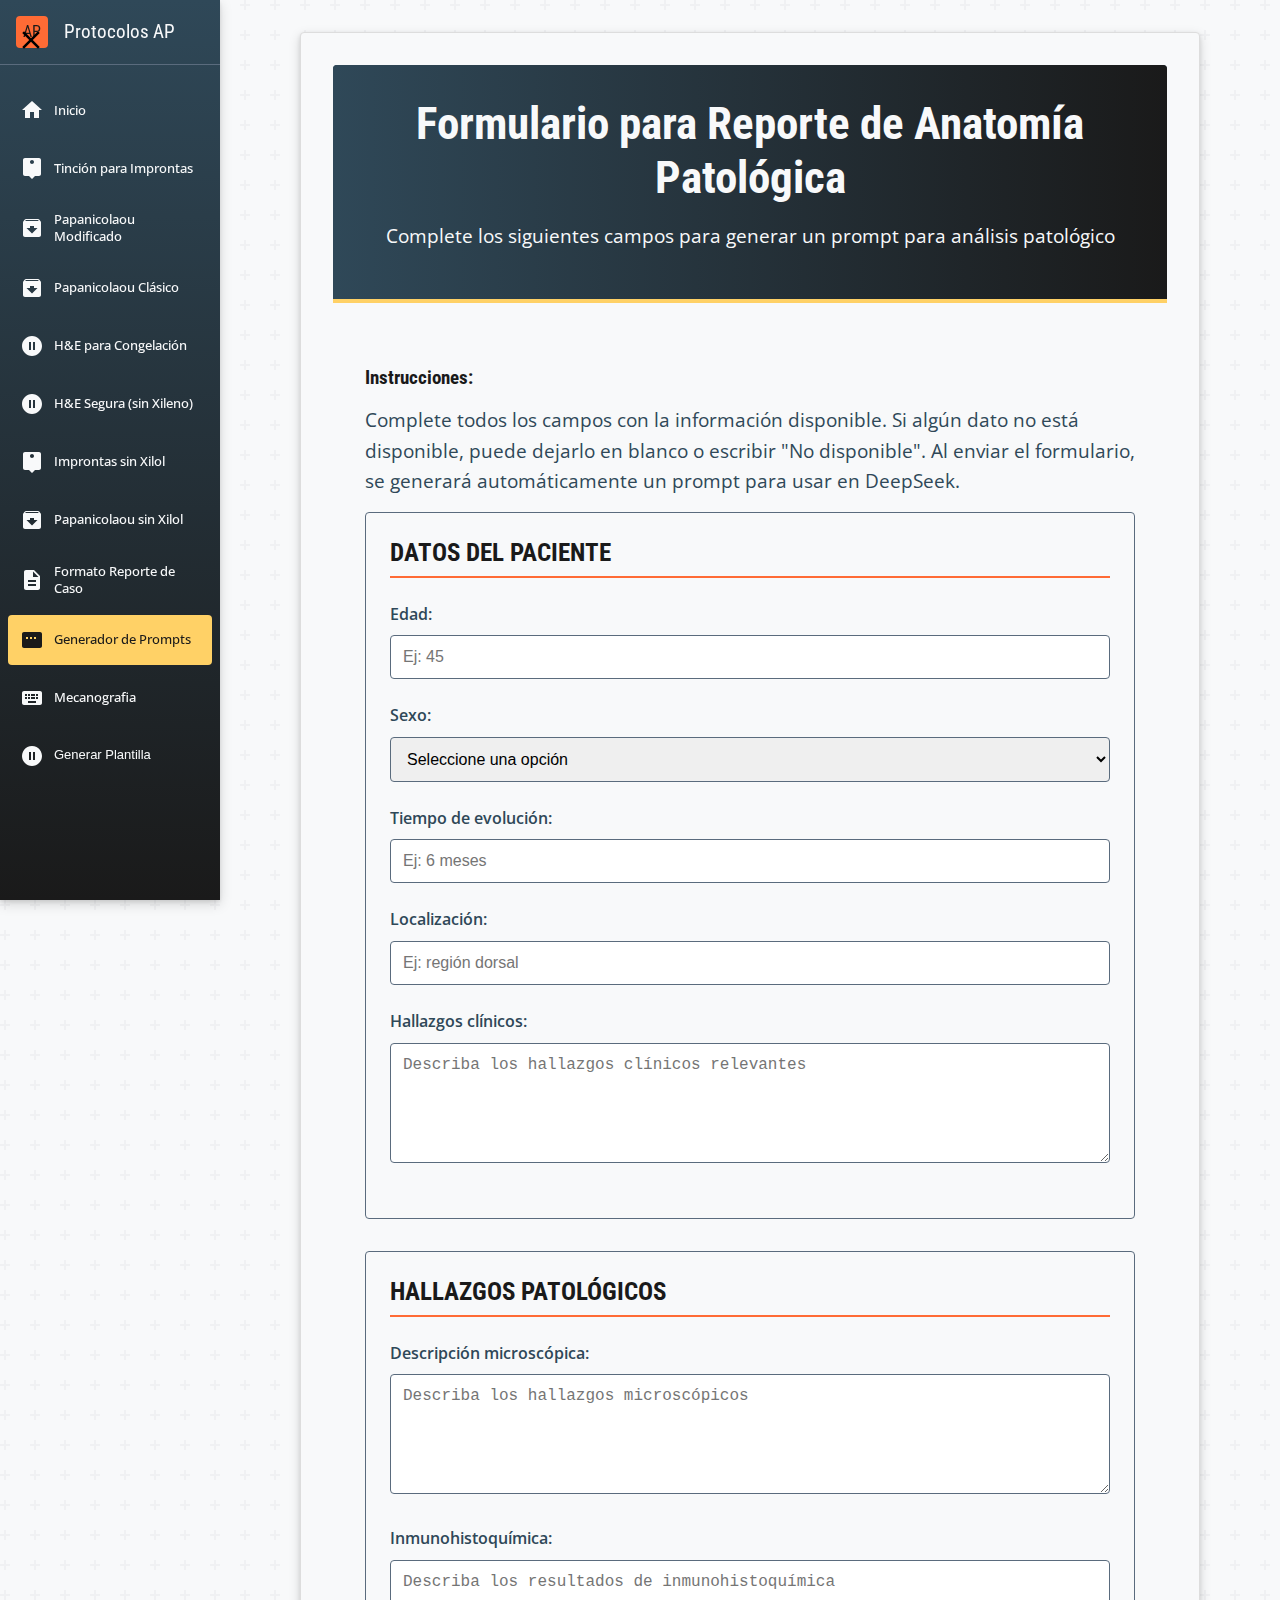
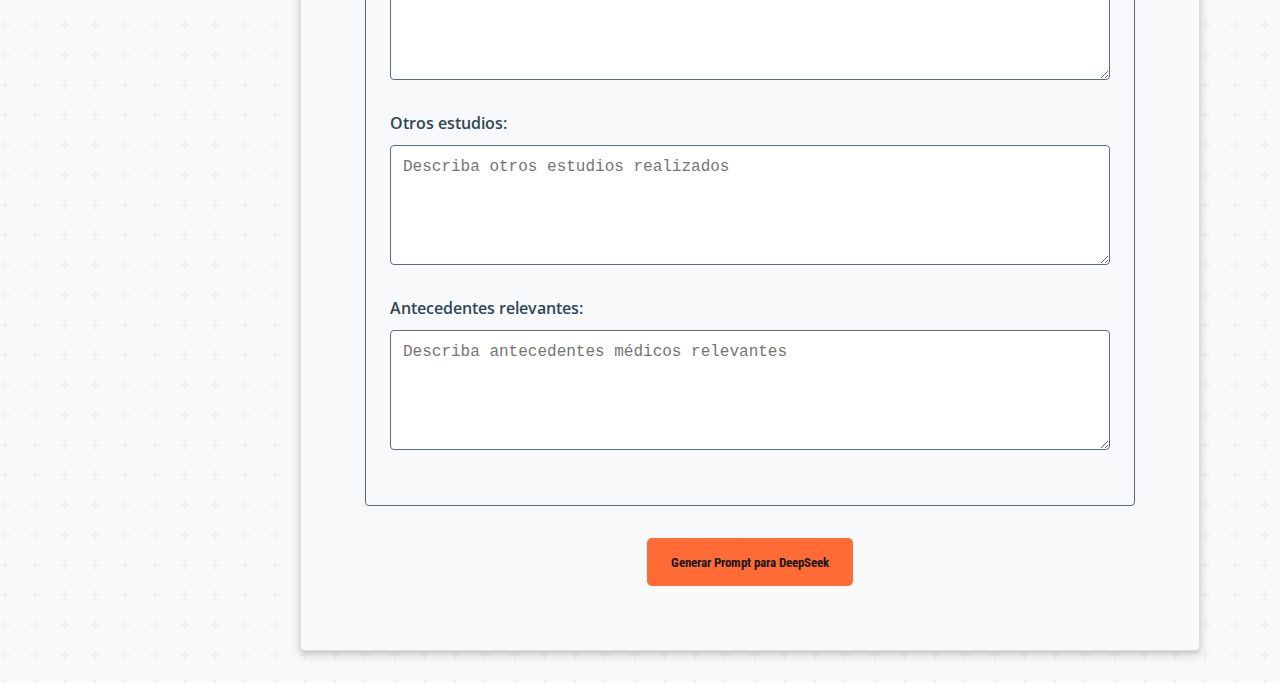
<file: formularioreporteap.html>
<!DOCTYPE html>
<html lang="es">
<head>
    <meta charset="UTF-8">
    <meta name="viewport" content="width=device-width, initial-scale=1.0">
    <title>Formulario para Reporte de Anatomía Patológica</title>
    <link rel="preconnect" href="https://fonts.googleapis.com">
    <link rel="preconnect" href="https://fonts.gstatic.com" crossorigin>
    <link href="https://fonts.googleapis.com/css2?family=Open+Sans:wght@400;700&family=Roboto+Condensed:wght@700&display=swap" rel="stylesheet">
    <link rel="stylesheet" href="style.css">
</head>
<body>
    <aside class="sidebar" id="main-sidebar">
        <div class="sidebar-header">
            <a href="index.html" class="sidebar-brand">
                <span class="sidebar-brand-icon">AP</span>
                <span class="sidebar-brand-text">Protocolos AP</span>
            </a>
        </div>
        <nav class="sidebar-nav">
            <ul>
                <li><a href="index.html" title="Inicio"><span class="sidebar-icon"><svg xmlns="http://www.w3.org/2000/svg" viewBox="0 0 24 24"><path d="M10 20v-6h4v6h5v-8h3L12 3 2 12h3v8z"/></svg></span><span class="sidebar-text">Inicio</span></a></li>
                <li><a href="Improntas.html" title="Tinción para Improntas"><span class="sidebar-icon"><svg xmlns="http://www.w3.org/2000/svg" viewBox="0 0 24 24"><path d="M19 2H5c-1.1 0-2 .9-2 2v14c0 1.1.9 2 2 2h4l3 3 3-3h4c1.1 0 2-.9 2-2V4c0-1.1-.9-2-2-2zm-7 2c1.11 0 2 .89 2 2s-.89 2-2 2-2-.89-2-2 .89-2 2-2z"/></svg></span><span class="sidebar-text">Tinción para Improntas</span></a></li>
                <li><a href="Papanicolaou.html" title="Papanicolaou Modificado"><span class="sidebar-icon"><svg xmlns="http://www.w3.org/2000/svg" viewBox="0 0 24 24"><path d="M20.54 5.23l-1.39-1.68C18.88 3.21 18.47 3 18 3H6c-.47 0-.88.21-1.16.55L3.46 5.23C3.17 5.57 3 6.02 3 6.5V19c0 1.1.9 2 2 2h14c1.1 0 2-.9 2-2V6.5c0-.48-.17-.93-.46-1.27zM12 17.5L6.5 12H10v-2h4v2h3.5L12 17.5zM5.12 5l.81-1h12l.94 1H5.12z"/></svg></span><span class="sidebar-text">Papanicolaou Modificado</span></a></li>
                <li><a href="papanicolauclasico.html" title="Papanicolaou Clásico"><span class="sidebar-icon"><svg xmlns="http://www.w3.org/2000/svg" viewBox="0 0 24 24"><path d="M20.54 5.23l-1.39-1.68C18.88 3.21 18.47 3 18 3H6c-.47 0-.88.21-1.16.55L3.46 5.23C3.17 5.57 3 6.02 3 6.5V19c0 1.1.9 2 2 2h14c1.1 0 2-.9 2-2V6.5c0-.48-.17-.93-.46-1.27zM12 17.5L6.5 12H10v-2h4v2h3.5L12 17.5zM5.12 5l.81-1h12l.94 1H5.12z"/></svg></span><span class="sidebar-text">Papanicolaou Clásico</span></a></li>
                <li><a href="he-congelacion.html" title="H&E para Congelación"><span class="sidebar-icon"><svg xmlns="http://www.w3.org/2000/svg" viewBox="0 0 24 24"><path d="M12 2C6.48 2 2 6.48 2 12s4.48 10 10 10 10-4.48 10-10S17.52 2 12 2zm-1 14H9V8h2v8zm4 0h-2V8h2v8z"/></svg></span><span class="sidebar-text">H&E para Congelación</span></a></li>
                <li><a href="he-congelacion-seguro.html" title="H&E Segura (sin Xileno)"><span class="sidebar-icon"><svg xmlns="http://www.w3.org/2000/svg" viewBox="0 0 24 24"><path d="M12 2C6.48 2 2 6.48 2 12s4.48 10 10 10 10-4.48 10-10S17.52 2 12 2zm-1 14H9V8h2v8zm4 0h-2V8h2v8z"/></svg></span><span class="sidebar-text">H&E Segura (sin Xileno)</span></a></li>
                <li><a href="improntas-sin-xilol.html" title="Improntas sin Xilol"><span class="sidebar-icon"><svg xmlns="http://www.w3.org/2000/svg" viewBox="0 0 24 24"><path d="M19 2H5c-1.1 0-2 .9-2 2v14c0 1.1.9 2 2 2h4l3 3 3-3h4c1.1 0 2-.9 2-2V4c0-1.1-.9-2-2-2zm-7 2c1.11 0 2 .89 2 2s-.89 2-2 2-2-.89-2-2 .89-2 2-2z"/></svg></span><span class="sidebar-text">Improntas sin Xilol</span></a></li>
                <li><a href="papanicolau-sin-xilol.html" title="Papanicolaou sin Xilol"><span class="sidebar-icon"><svg xmlns="http://www.w3.org/2000/svg" viewBox="0 0 24 24"><path d="M20.54 5.23l-1.39-1.68C18.88 3.21 18.47 3 18 3H6c-.47 0-.88.21-1.16.55L3.46 5.23C3.17 5.57 3 6.02 3 6.5V19c0 1.1.9 2 2 2h14c1.1 0 2-.9 2-2V6.5c0-.48-.17-.93-.46-1.27zM12 17.5L6.5 12H10v-2h4v2h3.5L12 17.5zM5.12 5l.81-1h12l.94 1H5.12z"/></svg></span><span class="sidebar-text">Papanicolaou sin Xilol</span></a></li>
                <li><a href="formato-reporte-caso.html" title="Formato Reporte de Caso"><span class="sidebar-icon"><svg xmlns="http://www.w3.org/2000/svg" viewBox="0 0 24 24"><path d="M14 2H6c-1.1 0-1.99.9-1.99 2L4 20c0 1.1.89 2 1.99 2H18c1.1 0 2-.9 2-2V8l-6-6zm2 16H8v-2h8v2zm0-4H8v-2h8v2zm-3-5V3.5L18.5 9H13z"/></svg></span><span class="sidebar-text">Formato Reporte de Caso</span></a></li>
                <li><a href="formularioreporteap.html" class="active" title="Generador de Prompts"><span class="sidebar-icon"><svg xmlns="http://www.w3.org/2000/svg" viewBox="0 0 24 24"><path d="M20 4H4c-1.1 0-2 .9-2 2v12c0 1.1.9 2 2 2h16c1.1 0 2-.9 2-2V6c0-1.1-.9-2-2-2zM8 11H6V9h2v2zm4 0h-2V9h2v2zm4 0h-2V9h2v2z"/></svg></span><span class="sidebar-text">Generador de Prompts</span></a></li>
                <li><a href="mecanografia.html" title="Mecanografia"><span class="sidebar-icon"><svg xmlns="http://www.w3.org/2000/svg" viewBox="0 0 24 24"><path d="M20 5H4c-1.1 0-1.99.9-1.99 2L2 17c0 1.1.9 2 2 2h16c1.1 0 2-.9 2-2V7c0-1.1-.9-2-2-2zm-9 3h2v2h-2V8zm0 3h2v2h-2v-2zM8 8h2v2H8V8zm0 3h2v2H8v-2zm-1 2H5v-2h2v2zm0-3H5V8h2v2zm9 7H8v-2h8v2zm-1-4h-2v-2h2v2zm0-3h-2V8h2v2zm3 3h-2v-2h2v2zm0-3h-2V8h2v2z"/></svg></span><span class="sidebar-text">Mecanografia</span></a></li>
                <li><button id="prompt-diagnostico-btn" title="Generar Plantilla"><span class="sidebar-icon"><svg xmlns="http://www.w3.org/2000/svg" viewBox="0 0 24 24"><path d="M12 2C6.48 2 2 6.48 2 12s4.48 10 10 10 10-4.48 10-10S17.52 2 12 2zm-1 14H9V8h2v8zm4 0h-2V8h2v8z"/></svg></span><span class="sidebar-text">Generar Plantilla</span></button></li>
            </ul>
        </nav>
    </aside>

    <button class="sidebar-toggle" aria-label="Alternar menú" aria-controls="main-sidebar" aria-expanded="false">
        <svg class="icon-menu" xmlns="http://www.w3.org/2000/svg" viewBox="0 0 24 24"><path d="M3 18h18v-2H3v2zm0-5h18v-2H3v2zm0-7v2h18V6H3z"/></svg>
        <svg class="icon-close" xmlns="http://www.w3.org/2000/svg" viewBox="0 0 24 24"><path d="M19 6.41L17.59 5 12 10.59 6.41 5 5 6.41 10.59 12 5 17.59 6.41 19 12 13.41 17.59 19 19 17.59 13.41 12z"/></svg>
    </button>

    <div class="main-content">
        <main class="page-container">
            <header class="form-header">
                <h1>Formulario para Reporte de Anatomía Patológica</h1>
                <p>Complete los siguientes campos para generar un prompt para análisis patológico</p>
            </header>
            
            <div class="form-container">
                <div class="instructions">
                    <h4>Instrucciones:</h4>
                    <p>Complete todos los campos con la información disponible. Si algún dato no está disponible, puede dejarlo en blanco o escribir "No disponible". Al enviar el formulario, se generará automáticamente un prompt para usar en DeepSeek.</p>
                </div>
                
                <form id="pathologyForm">
                    <div class="form-section">
                        <h2 class="section-title">DATOS DEL PACIENTE</h2>
                        
                        <div class="form-group">
                            <label for="edad">Edad:</label>
                            <input type="number" id="edad" name="edad" placeholder="Ej: 45">
                        </div>
                        
                        <div class="form-group">
                            <label for="sexo">Sexo:</label>
                            <select id="sexo" name="sexo">
                                <option value="">Seleccione una opción</option>
                                <option value="Masculino">Masculino</option>
                                <option value="Femenino">Femenino</option>
                                <option value="Otro">Otro</option>
                            </select>
                        </div>
                        
                        <div class="form-group">
                            <label for="tiempoEvolucion">Tiempo de evolución:</label>
                            <input type="text" id="tiempoEvolucion" name="tiempoEvolucion" placeholder="Ej: 6 meses">
                        </div>
                        
                        <div class="form-group">
                            <label for="localizacion">Localización:</label>
                            <input type="text" id="localizacion" name="localizacion" placeholder="Ej: región dorsal">
                        </div>
                        
                        <div class="form-group">
                            <label for="hallazgosClinicos">Hallazgos clínicos:</label>
                            <textarea id="hallazgosClinicos" name="hallazgosClinicos" placeholder="Describa los hallazgos clínicos relevantes"></textarea>
                        </div>
                    </div>
                    
                    <div class="form-section">
                        <h2 class="section-title">HALLAZGOS PATOLÓGICOS</h2>
                        
                        <div class="form-group">
                            <label for="descripcionMicroscopica">Descripción microscópica:</label>
                            <textarea id="descripcionMicroscopica" name="descripcionMicroscopica" placeholder="Describa los hallazgos microscópicos"></textarea>
                        </div>
                        
                        <div class="form-group">
                            <label for="inmunohistoquimica">Inmunohistoquímica:</label>
                            <textarea id="inmunohistoquimica" name="inmunohistoquimica" placeholder="Describa los resultados de inmunohistoquímica"></textarea>
                        </div>
                        
                        <div class="form-group">
                            <label for="otrosEstudios">Otros estudios:</label>
                            <textarea id="otrosEstudios" name="otrosEstudios" placeholder="Describa otros estudios realizados"></textarea>
                        </div>
                        
                        <div class="form-group">
                            <label for="antecedentesRelevantes">Antecedentes relevantes:</label>
                            <textarea id="antecedentesRelevantes" name="antecedentesRelevantes" placeholder="Describa antecedentes médicos relevantes"></textarea>
                        </div>
                    </div>
                    
                    <div class="btn-container">
                        <button type="submit" class="btn btn-primary">Generar Prompt para DeepSeek</button>
                    </div>
                </form>
                
                <div class="result-container" id="resultContainer">
                    <h3 class="result-title">Prompt Generado</h3>
                    <p>Copie el siguiente texto y péguelo en <a href="https://chat.deepseek.com/" target="_blank">https://chat.deepseek.com/</a></p>
                    <textarea id="promptText" readonly></textarea>
                    <div class="btn-container">
                        <button class="copy-btn" id="copyBtn">Copiar al Portapapeles</button>
                    </div>
                </div>
            </div>
        </main>
    </div>

    <!-- Modal para Prompt Diagnóstico -->
    <div id="modal-prompt" class="modal">
        <div class="modal-content">
            <h2>Colocar Diagnóstico</h2>
            <label for="input-diagnostico">Introduce el diagnóstico:</label>
            <input type="text" id="input-diagnostico" placeholder="Ej: adenocarcinoma de pulmón">
            <div class="modal-buttons">
                <button id="cancelar-btn" class="btn btn-secondary">Cancelar</button>
                <button id="generar-btn" class="btn btn-primary">Generar</button>
            </div>
            <div class="result-container" id="result-container">
                <p class="copy-message" id="copy-message">¡Texto copiado al portapapeles!</p>
                <div class="result-text" id="result-text"></div>
                <div class="modal-buttons">
                    <button id="copiar-btn" class="btn btn-primary">Copiar y Abrir DeepSeek</button>
                    <button id="cerrar-btn" class="btn btn-secondary">Cerrar</button>
                </div>
            </div>
        </div>
    </div>

    <script src="scripts.js"></script>
</body>
</html>
</file>
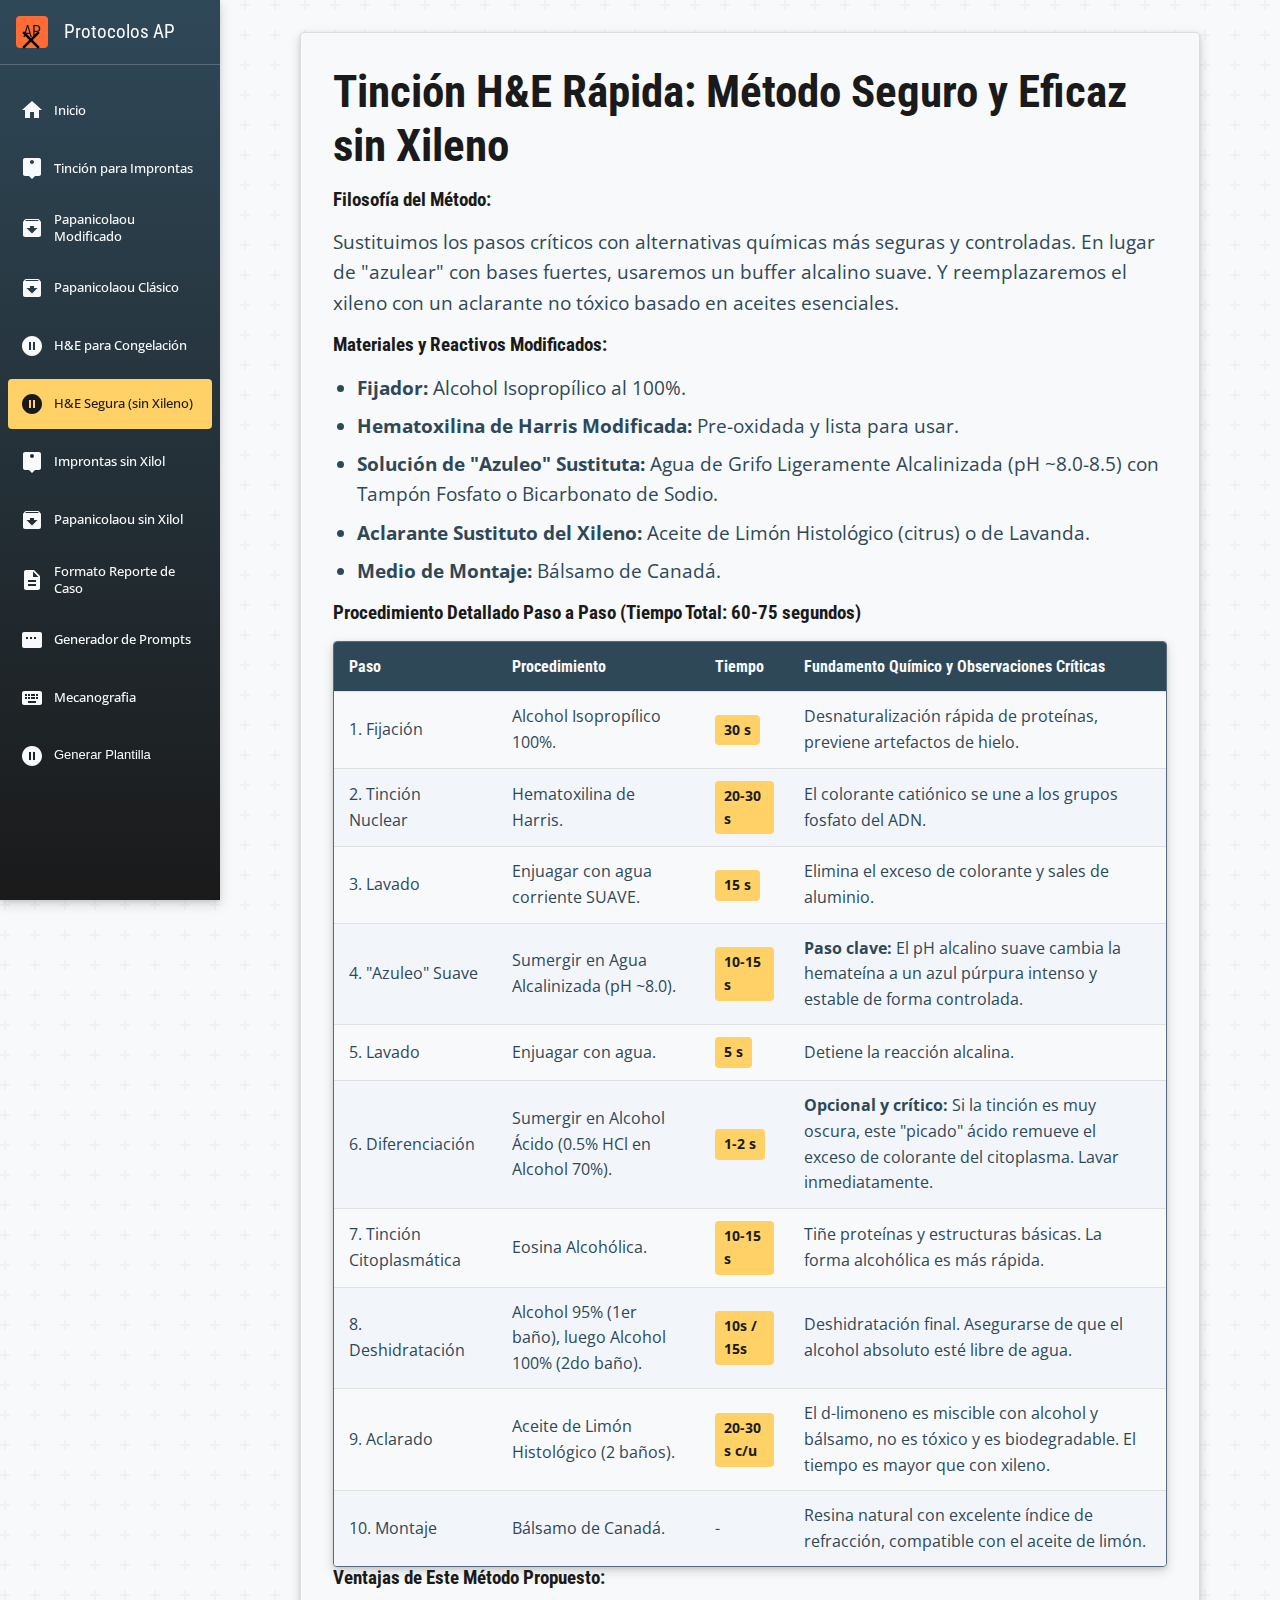
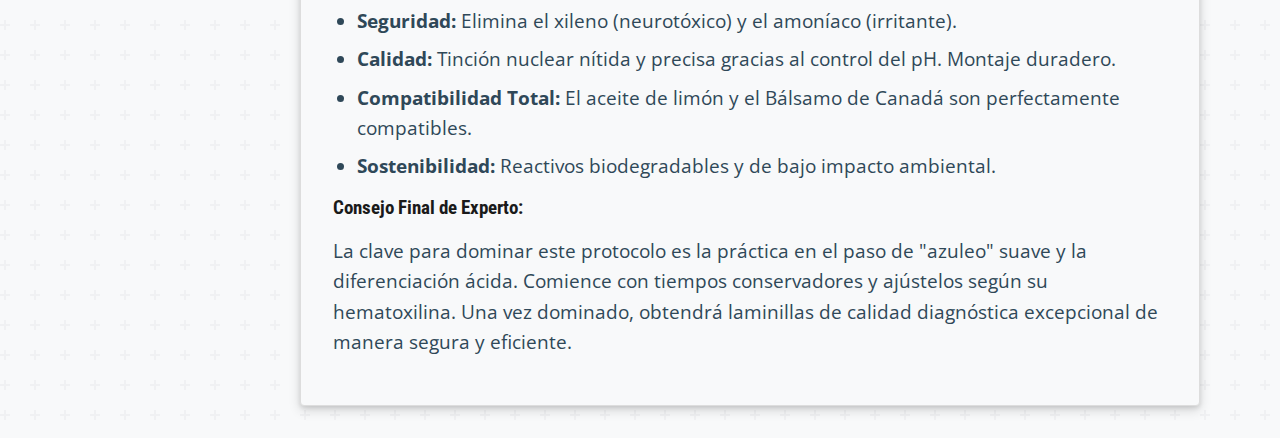
<file: he-congelacion-seguro.html>
<!DOCTYPE html>
<html lang="es">
<head>
    <meta charset="UTF-8">
    <meta name="viewport" content="width=device-width, initial-scale=1.0">
    <title>H&E Segura para Congelación (sin Xileno)</title>
    <link rel="preconnect" href="https://fonts.googleapis.com">
    <link rel="preconnect" href="https://fonts.gstatic.com" crossorigin>
    <link href="https://fonts.googleapis.com/css2?family=Open+Sans:wght@400;700&family=Roboto+Condensed:wght@700&display=swap" rel="stylesheet">
    <link rel="stylesheet" href="style.css">
</head>
<body>
    <aside class="sidebar" id="main-sidebar">
        <div class="sidebar-header">
            <a href="index.html" class="sidebar-brand">
                <span class="sidebar-brand-icon">AP</span>
                <span class="sidebar-brand-text">Protocolos AP</span>
            </a>
        </div>
        <nav class="sidebar-nav">
            <ul>
                <li><a href="index.html" title="Inicio"><span class="sidebar-icon"><svg xmlns="http://www.w3.org/2000/svg" viewBox="0 0 24 24"><path d="M10 20v-6h4v6h5v-8h3L12 3 2 12h3v8z"/></svg></span><span class="sidebar-text">Inicio</span></a></li>
                <li><a href="Improntas.html" title="Tinción para Improntas"><span class="sidebar-icon"><svg xmlns="http://www.w3.org/2000/svg" viewBox="0 0 24 24"><path d="M19 2H5c-1.1 0-2 .9-2 2v14c0 1.1.9 2 2 2h4l3 3 3-3h4c1.1 0 2-.9 2-2V4c0-1.1-.9-2-2-2zm-7 2c1.11 0 2 .89 2 2s-.89 2-2 2-2-.89-2-2 .89-2 2-2z"/></svg></span><span class="sidebar-text">Tinción para Improntas</span></a></li>
                <li><a href="Papanicolaou.html" title="Papanicolaou Modificado"><span class="sidebar-icon"><svg xmlns="http://www.w3.org/2000/svg" viewBox="0 0 24 24"><path d="M20.54 5.23l-1.39-1.68C18.88 3.21 18.47 3 18 3H6c-.47 0-.88.21-1.16.55L3.46 5.23C3.17 5.57 3 6.02 3 6.5V19c0 1.1.9 2 2 2h14c1.1 0 2-.9 2-2V6.5c0-.48-.17-.93-.46-1.27zM12 17.5L6.5 12H10v-2h4v2h3.5L12 17.5zM5.12 5l.81-1h12l.94 1H5.12z"/></svg></span><span class="sidebar-text">Papanicolaou Modificado</span></a></li>
                <li><a href="papanicolauclasico.html" title="Papanicolaou Clásico"><span class="sidebar-icon"><svg xmlns="http://www.w3.org/2000/svg" viewBox="0 0 24 24"><path d="M20.54 5.23l-1.39-1.68C18.88 3.21 18.47 3 18 3H6c-.47 0-.88.21-1.16.55L3.46 5.23C3.17 5.57 3 6.02 3 6.5V19c0 1.1.9 2 2 2h14c1.1 0 2-.9 2-2V6.5c0-.48-.17-.93-.46-1.27zM12 17.5L6.5 12H10v-2h4v2h3.5L12 17.5zM5.12 5l.81-1h12l.94 1H5.12z"/></svg></span><span class="sidebar-text">Papanicolaou Clásico</span></a></li>
                <li><a href="he-congelacion.html" title="H&E para Congelación"><span class="sidebar-icon"><svg xmlns="http://www.w3.org/2000/svg" viewBox="0 0 24 24"><path d="M12 2C6.48 2 2 6.48 2 12s4.48 10 10 10 10-4.48 10-10S17.52 2 12 2zm-1 14H9V8h2v8zm4 0h-2V8h2v8z"/></svg></span><span class="sidebar-text">H&E para Congelación</span></a></li>
                <li><a href="he-congelacion-seguro.html" class="active" title="H&E Segura (sin Xileno)"><span class="sidebar-icon"><svg xmlns="http://www.w3.org/2000/svg" viewBox="0 0 24 24"><path d="M12 2C6.48 2 2 6.48 2 12s4.48 10 10 10 10-4.48 10-10S17.52 2 12 2zm-1 14H9V8h2v8zm4 0h-2V8h2v8z"/></svg></span><span class="sidebar-text">H&E Segura (sin Xileno)</span></a></li>
                <li><a href="improntas-sin-xilol.html" title="Improntas sin Xilol"><span class="sidebar-icon"><svg xmlns="http://www.w3.org/2000/svg" viewBox="0 0 24 24"><path d="M19 2H5c-1.1 0-2 .9-2 2v14c0 1.1.9 2 2 2h4l3 3 3-3h4c1.1 0 2-.9 2-2V4c0-1.1-.9-2-2-2zm-7 2c1.11 0 2 .89 2 2s-.89 2-2 2-2-.89-2-2 .89-2 2-2z"/></svg></span><span class="sidebar-text">Improntas sin Xilol</span></a></li>
                <li><a href="papanicolau-sin-xilol.html" title="Papanicolaou sin Xilol"><span class="sidebar-icon"><svg xmlns="http://www.w3.org/2000/svg" viewBox="0 0 24 24"><path d="M20.54 5.23l-1.39-1.68C18.88 3.21 18.47 3 18 3H6c-.47 0-.88.21-1.16.55L3.46 5.23C3.17 5.57 3 6.02 3 6.5V19c0 1.1.9 2 2 2h14c1.1 0 2-.9 2-2V6.5c0-.48-.17-.93-.46-1.27zM12 17.5L6.5 12H10v-2h4v2h3.5L12 17.5zM5.12 5l.81-1h12l.94 1H5.12z"/></svg></span><span class="sidebar-text">Papanicolaou sin Xilol</span></a></li>
                <li><a href="formato-reporte-caso.html" title="Formato Reporte de Caso"><span class="sidebar-icon"><svg xmlns="http://www.w3.org/2000/svg" viewBox="0 0 24 24"><path d="M14 2H6c-1.1 0-1.99.9-1.99 2L4 20c0 1.1.89 2 1.99 2H18c1.1 0 2-.9 2-2V8l-6-6zm2 16H8v-2h8v2zm0-4H8v-2h8v2zm-3-5V3.5L18.5 9H13z"/></svg></span><span class="sidebar-text">Formato Reporte de Caso</span></a></li>
                <li><a href="formularioreporteap.html" title="Generador de Prompts"><span class="sidebar-icon"><svg xmlns="http://www.w3.org/2000/svg" viewBox="0 0 24 24"><path d="M20 4H4c-1.1 0-2 .9-2 2v12c0 1.1.9 2 2 2h16c1.1 0 2-.9 2-2V6c0-1.1-.9-2-2-2zM8 11H6V9h2v2zm4 0h-2V9h2v2zm4 0h-2V9h2v2z"/></svg></span><span class="sidebar-text">Generador de Prompts</span></a></li>
                <li><a href="mecanografia.html" title="Mecanografia"><span class="sidebar-icon"><svg xmlns="http://www.w3.org/2000/svg" viewBox="0 0 24 24"><path d="M20 5H4c-1.1 0-1.99.9-1.99 2L2 17c0 1.1.9 2 2 2h16c1.1 0 2-.9 2-2V7c0-1.1-.9-2-2-2zm-9 3h2v2h-2V8zm0 3h2v2h-2v-2zM8 8h2v2H8V8zm0 3h2v2H8v-2zm-1 2H5v-2h2v2zm0-3H5V8h2v2zm9 7H8v-2h8v2zm-1-4h-2v-2h2v2zm0-3h-2V8h2v2zm3 3h-2v-2h2v2zm0-3h-2V8h2v2z"/></svg></span><span class="sidebar-text">Mecanografia</span></a></li>
                <li><button id="prompt-diagnostico-btn" title="Generar Plantilla"><span class="sidebar-icon"><svg xmlns="http://www.w3.org/2000/svg" viewBox="0 0 24 24"><path d="M12 2C6.48 2 2 6.48 2 12s4.48 10 10 10 10-4.48 10-10S17.52 2 12 2zm-1 14H9V8h2v8zm4 0h-2V8h2v8z"/></svg></span><span class="sidebar-text">Generar Plantilla</span></button></li>
            </ul>
        </nav>
    </aside>

    <button class="sidebar-toggle" aria-label="Alternar menú" aria-controls="main-sidebar" aria-expanded="false">
        <svg class="icon-menu" xmlns="http://www.w3.org/2000/svg" viewBox="0 0 24 24"><path d="M3 18h18v-2H3v2zm0-5h18v-2H3v2zm0-7v2h18V6H3z"/></svg>
        <svg class="icon-close" xmlns="http://www.w3.org/2000/svg" viewBox="0 0 24 24"><path d="M19 6.41L17.59 5 12 10.59 6.41 5 5 6.41 10.59 12 5 17.59 6.41 19 12 13.41 17.59 19 19 17.59 13.41 12z"/></svg>
    </button>

    <div class="main-content">
        <main class="page-container">
            <h1>Tinción H&E Rápida: Método Seguro y Eficaz sin Xileno</h1>
            
            <h4>Filosofía del Método:</h4>
            <p>Sustituimos los pasos críticos con alternativas químicas más seguras y controladas. En lugar de "azulear" con bases fuertes, usaremos un buffer alcalino suave. Y reemplazaremos el xileno con un aclarante no tóxico basado en aceites esenciales.</p>

            <h4>Materiales y Reactivos Modificados:</h4>
            <ul>
                <li><strong>Fijador:</strong> Alcohol Isopropílico al 100%.</li>
                <li><strong>Hematoxilina de Harris Modificada:</strong> Pre-oxidada y lista para usar.</li>
                <li><strong>Solución de "Azuleo" Sustituta:</strong> Agua de Grifo Ligeramente Alcalinizada (pH ~8.0-8.5) con Tampón Fosfato o Bicarbonato de Sodio.</li>
                <li><strong>Aclarante Sustituto del Xileno:</strong> Aceite de Limón Histológico (citrus) o de Lavanda.</li>
                <li><strong>Medio de Montaje:</strong> Bálsamo de Canadá.</li>
            </ul>

            <h4>Procedimiento Detallado Paso a Paso (Tiempo Total: 60-75 segundos)</h4>
            <div class="table-container">
                <table>
                    <thead>
                        <tr>
                            <th>Paso</th>
                            <th>Procedimiento</th>
                            <th>Tiempo</th>
                            <th class="columna-opcional">Fundamento Químico y Observaciones Críticas</th>
                        </tr>
                    </thead>
                    <tbody>
                        <tr><td>1. Fijación</td><td>Alcohol Isopropílico 100%.</td><td><span class="timer">30 s</span></td><td>Desnaturalización rápida de proteínas, previene artefactos de hielo.</td></tr>
                        <tr><td>2. Tinción Nuclear</td><td>Hematoxilina de Harris.</td><td><span class="timer">20-30 s</span></td><td>El colorante catiónico se une a los grupos fosfato del ADN.</td></tr>
                        <tr><td>3. Lavado</td><td>Enjuagar con agua corriente SUAVE.</td><td><span class="timer">15 s</span></td><td>Elimina el exceso de colorante y sales de aluminio.</td></tr>
                        <tr><td>4. "Azuleo" Suave</td><td>Sumergir en Agua Alcalinizada (pH ~8.0).</td><td><span class="timer">10-15 s</span></td><td><strong>Paso clave:</strong> El pH alcalino suave cambia la hemateína a un azul púrpura intenso y estable de forma controlada.</td></tr>
                        <tr><td>5. Lavado</td><td>Enjuagar con agua.</td><td><span class="timer">5 s</span></td><td>Detiene la reacción alcalina.</td></tr>
                        <tr><td>6. Diferenciación</td><td>Sumergir en Alcohol Ácido (0.5% HCl en Alcohol 70%).</td><td><span class="timer">1-2 s</span></td><td><strong>Opcional y crítico:</strong> Si la tinción es muy oscura, este "picado" ácido remueve el exceso de colorante del citoplasma. Lavar inmediatamente.</td></tr>
                        <tr><td>7. Tinción Citoplasmática</td><td>Eosina Alcohólica.</td><td><span class="timer">10-15 s</span></td><td>Tiñe proteínas y estructuras básicas. La forma alcohólica es más rápida.</td></tr>
                        <tr><td>8. Deshidratación</td><td>Alcohol 95% (1er baño), luego Alcohol 100% (2do baño).</td><td><span class="timer">10s / 15s</span></td><td>Deshidratación final. Asegurarse de que el alcohol absoluto esté libre de agua.</td></tr>
                        <tr><td>9. Aclarado</td><td>Aceite de Limón Histológico (2 baños).</td><td><span class="timer">20-30 s c/u</span></td><td>El d-limoneno es miscible con alcohol y bálsamo, no es tóxico y es biodegradable. El tiempo es mayor que con xileno.</td></tr>
                        <tr><td>10. Montaje</td><td>Bálsamo de Canadá.</td><td>-</td><td>Resina natural con excelente índice de refracción, compatible con el aceite de limón.</td></tr>
                    </tbody>
                </table>
            </div>

            <h4>Ventajas de Este Método Propuesto:</h4>
            <ul>
                <li><strong>Seguridad:</strong> Elimina el xileno (neurotóxico) y el amoníaco (irritante).</li>
                <li><strong>Calidad:</strong> Tinción nuclear nítida y precisa gracias al control del pH. Montaje duradero.</li>
                <li><strong>Compatibilidad Total:</strong> El aceite de limón y el Bálsamo de Canadá son perfectamente compatibles.</li>
                <li><strong>Sostenibilidad:</strong> Reactivos biodegradables y de bajo impacto ambiental.</li>
            </ul>

            <h4>Consejo Final de Experto:</h4>
            <p>La clave para dominar este protocolo es la práctica en el paso de "azuleo" suave y la diferenciación ácida. Comience con tiempos conservadores y ajústelos según su hematoxilina. Una vez dominado, obtendrá laminillas de calidad diagnóstica excepcional de manera segura y eficiente.</p>
        </main>
    </div>

    <!-- Modal para Prompt Diagnóstico -->
    <div id="modal-prompt" class="modal">
        <div class="modal-content">
            <h2>Colocar Diagnóstico</h2>
            <label for="input-diagnostico">Introduce el diagnóstico:</label>
            <input type="text" id="input-diagnostico" placeholder="Ej: adenocarcinoma de pulmón">
            <div class="modal-buttons">
                <button id="cancelar-btn" class="btn btn-secondary">Cancelar</button>
                <button id="generar-btn" class="btn btn-primary">Generar</button>
            </div>
            <div class="result-container" id="result-container">
                <p class="copy-message" id="copy-message">¡Texto copiado al portapapeles!</p>
                <div class="result-text" id="result-text"></div>
                <div class="modal-buttons">
                    <button id="copiar-btn" class="btn btn-primary">Copiar y Abrir DeepSeek</button>
                    <button id="cerrar-btn" class="btn btn-secondary">Cerrar</button>
                </div>
            </div>
        </div>
    </div>

    <script src="scripts.js"></script>
</body>
</html>
</file>
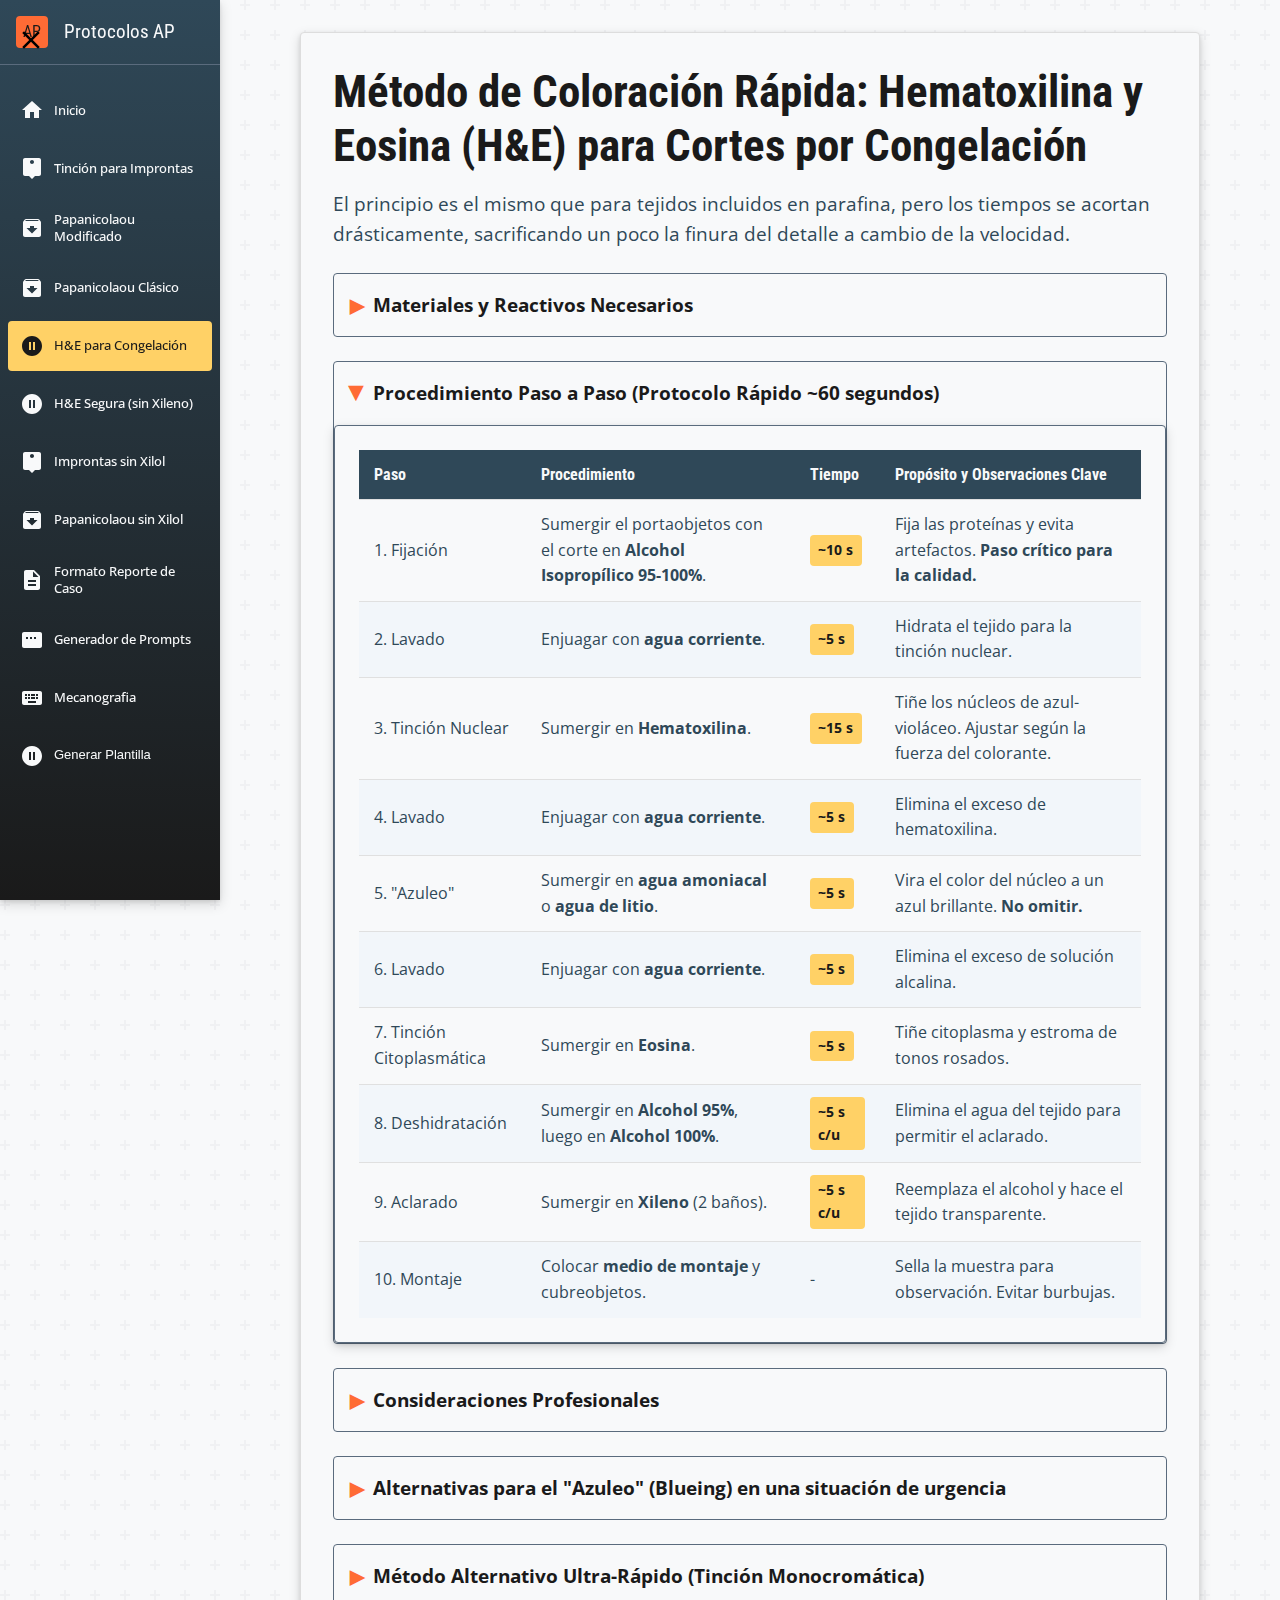
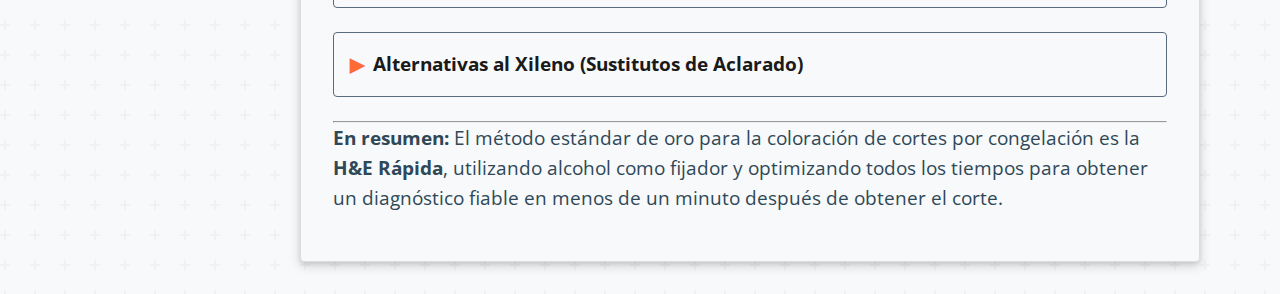
<file: he-congelacion.html>
<!DOCTYPE html>
<html lang="es">
<head>
    <meta charset="UTF-8">
    <meta name="viewport" content="width=device-width, initial-scale=1.0">
    <title>Método de Coloración Rápida H&E para Cortes por Congelación</title>
    <link rel="preconnect" href="https://fonts.googleapis.com">
    <link rel="preconnect" href="https://fonts.gstatic.com" crossorigin>
    <link href="https://fonts.googleapis.com/css2?family=Open+Sans:wght@400;700&family=Roboto+Condensed:wght@700&display=swap" rel="stylesheet">
    <link rel="stylesheet" href="style.css">
</head>
<body>
    <aside class="sidebar" id="main-sidebar">
        <div class="sidebar-header">
            <a href="index.html" class="sidebar-brand">
                <span class="sidebar-brand-icon">AP</span>
                <span class="sidebar-brand-text">Protocolos AP</span>
            </a>
        </div>
        <nav class="sidebar-nav">
            <ul>
                <li><a href="index.html" title="Inicio"><span class="sidebar-icon"><svg xmlns="http://www.w3.org/2000/svg" viewBox="0 0 24 24"><path d="M10 20v-6h4v6h5v-8h3L12 3 2 12h3v8z"/></svg></span><span class="sidebar-text">Inicio</span></a></li>
                <li><a href="Improntas.html" title="Tinción para Improntas"><span class="sidebar-icon"><svg xmlns="http://www.w3.org/2000/svg" viewBox="0 0 24 24"><path d="M19 2H5c-1.1 0-2 .9-2 2v14c0 1.1.9 2 2 2h4l3 3 3-3h4c1.1 0 2-.9 2-2V4c0-1.1-.9-2-2-2zm-7 2c1.11 0 2 .89 2 2s-.89 2-2 2-2-.89-2-2 .89-2 2-2z"/></svg></span><span class="sidebar-text">Tinción para Improntas</span></a></li>
                <li><a href="Papanicolaou.html" title="Papanicolaou Modificado"><span class="sidebar-icon"><svg xmlns="http://www.w3.org/2000/svg" viewBox="0 0 24 24"><path d="M20.54 5.23l-1.39-1.68C18.88 3.21 18.47 3 18 3H6c-.47 0-.88.21-1.16.55L3.46 5.23C3.17 5.57 3 6.02 3 6.5V19c0 1.1.9 2 2 2h14c1.1 0 2-.9 2-2V6.5c0-.48-.17-.93-.46-1.27zM12 17.5L6.5 12H10v-2h4v2h3.5L12 17.5zM5.12 5l.81-1h12l.94 1H5.12z"/></svg></span><span class="sidebar-text">Papanicolaou Modificado</span></a></li>
                <li><a href="papanicolauclasico.html" title="Papanicolaou Clásico"><span class="sidebar-icon"><svg xmlns="http://www.w3.org/2000/svg" viewBox="0 0 24 24"><path d="M20.54 5.23l-1.39-1.68C18.88 3.21 18.47 3 18 3H6c-.47 0-.88.21-1.16.55L3.46 5.23C3.17 5.57 3 6.02 3 6.5V19c0 1.1.9 2 2 2h14c1.1 0 2-.9 2-2V6.5c0-.48-.17-.93-.46-1.27zM12 17.5L6.5 12H10v-2h4v2h3.5L12 17.5zM5.12 5l.81-1h12l.94 1H5.12z"/></svg></span><span class="sidebar-text">Papanicolaou Clásico</span></a></li>
                <li><a href="he-congelacion.html" class="active" title="H&E para Congelación"><span class="sidebar-icon"><svg xmlns="http://www.w3.org/2000/svg" viewBox="0 0 24 24"><path d="M12 2C6.48 2 2 6.48 2 12s4.48 10 10 10 10-4.48 10-10S17.52 2 12 2zm-1 14H9V8h2v8zm4 0h-2V8h2v8z"/></svg></span><span class="sidebar-text">H&E para Congelación</span></a></li>
                <li><a href="he-congelacion-seguro.html" title="H&E Segura (sin Xileno)"><span class="sidebar-icon"><svg xmlns="http://www.w3.org/2000/svg" viewBox="0 0 24 24"><path d="M12 2C6.48 2 2 6.48 2 12s4.48 10 10 10 10-4.48 10-10S17.52 2 12 2zm-1 14H9V8h2v8zm4 0h-2V8h2v8z"/></svg></span><span class="sidebar-text">H&E Segura (sin Xileno)</span></a></li>
                <li><a href="improntas-sin-xilol.html" title="Improntas sin Xilol"><span class="sidebar-icon"><svg xmlns="http://www.w3.org/2000/svg" viewBox="0 0 24 24"><path d="M19 2H5c-1.1 0-2 .9-2 2v14c0 1.1.9 2 2 2h4l3 3 3-3h4c1.1 0 2-.9 2-2V4c0-1.1-.9-2-2-2zm-7 2c1.11 0 2 .89 2 2s-.89 2-2 2-2-.89-2-2 .89-2 2-2z"/></svg></span><span class="sidebar-text">Improntas sin Xilol</span></a></li>
                <li><a href="papanicolau-sin-xilol.html" title="Papanicolaou sin Xilol"><span class="sidebar-icon"><svg xmlns="http://www.w3.org/2000/svg" viewBox="0 0 24 24"><path d="M20.54 5.23l-1.39-1.68C18.88 3.21 18.47 3 18 3H6c-.47 0-.88.21-1.16.55L3.46 5.23C3.17 5.57 3 6.02 3 6.5V19c0 1.1.9 2 2 2h14c1.1 0 2-.9 2-2V6.5c0-.48-.17-.93-.46-1.27zM12 17.5L6.5 12H10v-2h4v2h3.5L12 17.5zM5.12 5l.81-1h12l.94 1H5.12z"/></svg></span><span class="sidebar-text">Papanicolaou sin Xilol</span></a></li>
                <li><a href="formato-reporte-caso.html" title="Formato Reporte de Caso"><span class="sidebar-icon"><svg xmlns="http://www.w3.org/2000/svg" viewBox="0 0 24 24"><path d="M14 2H6c-1.1 0-1.99.9-1.99 2L4 20c0 1.1.89 2 1.99 2H18c1.1 0 2-.9 2-2V8l-6-6zm2 16H8v-2h8v2zm0-4H8v-2h8v2zm-3-5V3.5L18.5 9H13z"/></svg></span><span class="sidebar-text">Formato Reporte de Caso</span></a></li>
                <li><a href="formularioreporteap.html" title="Generador de Prompts"><span class="sidebar-icon"><svg xmlns="http://www.w3.org/2000/svg" viewBox="0 0 24 24"><path d="M20 4H4c-1.1 0-2 .9-2 2v12c0 1.1.9 2 2 2h16c1.1 0 2-.9 2-2V6c0-1.1-.9-2-2-2zM8 11H6V9h2v2zm4 0h-2V9h2v2zm4 0h-2V9h2v2z"/></svg></span><span class="sidebar-text">Generador de Prompts</span></a></li>
                <li><a href="mecanografia.html" title="Mecanografia"><span class="sidebar-icon"><svg xmlns="http://www.w3.org/2000/svg" viewBox="0 0 24 24"><path d="M20 5H4c-1.1 0-1.99.9-1.99 2L2 17c0 1.1.9 2 2 2h16c1.1 0 2-.9 2-2V7c0-1.1-.9-2-2-2zm-9 3h2v2h-2V8zm0 3h2v2h-2v-2zM8 8h2v2H8V8zm0 3h2v2H8v-2zm-1 2H5v-2h2v2zm0-3H5V8h2v2zm9 7H8v-2h8v2zm-1-4h-2v-2h2v2zm0-3h-2V8h2v2zm3 3h-2v-2h2v2zm0-3h-2V8h2v2z"/></svg></span><span class="sidebar-text">Mecanografia</span></a></li>
                <li><button id="prompt-diagnostico-btn" title="Generar Plantilla"><span class="sidebar-icon"><svg xmlns="http://www.w3.org/2000/svg" viewBox="0 0 24 24"><path d="M12 2C6.48 2 2 6.48 2 12s4.48 10 10 10 10-4.48 10-10S17.52 2 12 2zm-1 14H9V8h2v8zm4 0h-2V8h2v8z"/></svg></span><span class="sidebar-text">Generar Plantilla</span></button></li>
            </ul>
        </nav>
    </aside>

    <button class="sidebar-toggle" aria-label="Alternar menú" aria-controls="main-sidebar" aria-expanded="false">
        <svg class="icon-menu" xmlns="http://www.w3.org/2000/svg" viewBox="0 0 24 24"><path d="M3 18h18v-2H3v2zm0-5h18v-2H3v2zm0-7v2h18V6H3z"/></svg>
        <svg class="icon-close" xmlns="http://www.w3.org/2000/svg" viewBox="0 0 24 24"><path d="M19 6.41L17.59 5 12 10.59 6.41 5 5 6.41 10.59 12 5 17.59 6.41 19 12 13.41 17.59 19 19 17.59 13.41 12z"/></svg>
    </button>

    <div class="main-content">
        <main class="page-container">
            <h1>Método de Coloración Rápida: Hematoxilina y Eosina (H&E) para Cortes por Congelación</h1>
            <p>El principio es el mismo que para tejidos incluidos en parafina, pero los tiempos se acortan drásticamente, sacrificando un poco la finura del detalle a cambio de la velocidad.</p>

            <details>
                <summary>Materiales y Reactivos Necesarios</summary>
                <div class="details-content">
                    <ul>
                        <li><strong>Criostato:</strong> Para obtener el corte.</li>
                        <li><strong>Portaobjetos:</strong> Preferiblemente cargados positivamente (adherentes) para evitar que el tejido se desprenda.</li>
                        <li><strong>Fijador de elección:</strong> Alcohol Isopropílico al 95% o 100%. Es rápido y evita la formación de cristales de hielo (artefacto) mejor que el formol en este contexto.</li>
                        <li><strong>Hematoxilina:</strong> Una de progresión rápida (ej: Harris, Gill). Debe estar filtrada diariamente.</li>
                        <li><strong>Eosina:</strong> Solución acuosa o alcohólica.</li>
                        <li><strong>Baños de Alcohol:</strong> Para la deshidratación (Alcohol 95% y 100%).</li>
                        <li><strong>Baños de Xileno:</strong> Para el aclarado.</li>
                        <li><strong>Medio de Montaje:</strong> Resina sintética (ej: Entellan, DPX).</li>
                        <li><strong>Cronómetro o Temporizador.</strong></li>
                    </ul>
                </div>
            </details>

            <details open>
                <summary>Procedimiento Paso a Paso (Protocolo Rápido ~60 segundos)</summary>
                <div class="details-content table-container">
                    <table>
                        <thead>
                            <tr>
                                <th>Paso</th>
                                <th>Procedimiento</th>
                                <th>Tiempo</th>
                                <th class="columna-opcional">Propósito y Observaciones Clave</th>
                            </tr>
                        </thead>
                        <tbody>
                            <tr><td>1. Fijación</td><td>Sumergir el portaobjetos con el corte en <strong>Alcohol Isopropílico 95-100%</strong>.</td><td><span class="timer">~10 s</span></td><td>Fija las proteínas y evita artefactos. <strong>Paso crítico para la calidad.</strong></td></tr>
                            <tr><td>2. Lavado</td><td>Enjuagar con <strong>agua corriente</strong>.</td><td><span class="timer">~5 s</span></td><td>Hidrata el tejido para la tinción nuclear.</td></tr>
                            <tr><td>3. Tinción Nuclear</td><td>Sumergir en <strong>Hematoxilina</strong>.</td><td><span class="timer">~15 s</span></td><td>Tiñe los núcleos de azul-violáceo. Ajustar según la fuerza del colorante.</td></tr>
                            <tr><td>4. Lavado</td><td>Enjuagar con <strong>agua corriente</strong>.</td><td><span class="timer">~5 s</span></td><td>Elimina el exceso de hematoxilina.</td></tr>
                            <tr><td>5. "Azuleo"</td><td>Sumergir en <strong>agua amoniacal</strong> o <strong>agua de litio</strong>.</td><td><span class="timer">~5 s</span></td><td>Vira el color del núcleo a un azul brillante. <strong>No omitir.</strong></td></tr>
                            <tr><td>6. Lavado</td><td>Enjuagar con <strong>agua corriente</strong>.</td><td><span class="timer">~5 s</span></td><td>Elimina el exceso de solución alcalina.</td></tr>
                            <tr><td>7. Tinción Citoplasmática</td><td>Sumergir en <strong>Eosina</strong>.</td><td><span class="timer">~5 s</span></td><td>Tiñe citoplasma y estroma de tonos rosados.</td></tr>
                            <tr><td>8. Deshidratación</td><td>Sumergir en <strong>Alcohol 95%</strong>, luego en <strong>Alcohol 100%</strong>.</td><td><span class="timer">~5 s c/u</span></td><td>Elimina el agua del tejido para permitir el aclarado.</td></tr>
                            <tr><td>9. Aclarado</td><td>Sumergir en <strong>Xileno</strong> (2 baños).</td><td><span class="timer">~5 s c/u</span></td><td>Reemplaza el alcohol y hace el tejido transparente.</td></tr>
                            <tr><td>10. Montaje</td><td>Colocar <strong>medio de montaje</strong> y cubreobjetos.</td><td>-</td><td>Sella la muestra para observación. Evitar burbujas.</td></tr>
                        </tbody>
                    </table>
                </div>
            </details>

            <details>
                <summary>Consideraciones Profesionales</summary>
                <div class="details-content">
                    <ul>
                        <li><strong>Velocidad vs. Calidad:</strong> Se prioriza la velocidad para el cirujano. Es normal que la calidad no sea tan perfecta como en un bloque de parafina.</li>
                        <li><strong>Calidad del Congelado:</strong> Un buen corte es la base. Si el tejido está mal congelado (cristales de hielo), la tinción será pobre.</li>
                        <li><strong>Espesor del Corte:</strong> Los cortes son más gruesos (5-10 µm), lo que puede dar una apariencia menos nítida.</li>
                        <li><strong>Control de Reactivos:</strong> Verificar siempre los reactivos. Una hematoxilina vieja dará un resultado pálido.</li>
                    </ul>
                </div>
            </details>

            <details>
                <summary>Alternativas para el "Azuleo" (Blueing) en una situación de urgencia</summary>
                <div class="details-content">
                    <p>El propósito del "azuleo" es elevar el pH del tejido para que la hematoxilina (que es rojiza/marrón en medio ácido) se transforme en su color azul púrpura característico, lo que proporciona un máximo contraste nuclear.</p>
                    <p>Si no tiene agua amoniacal ni carbonato de litio, aquí están sus opciones, ordenadas por eficacia:</p>
                    
                    <h4>Opción 1: Sustitutos Directos (Los más recomendables)</h4>
                    <h5>Agua del grifo ligeramente alcalina (La alternativa más común):</h5>
                    <ul>
                        <li><strong>Procedimiento:</strong> Deje correr el agua del grifo sobre el portaobjetos por 30-60 segundos.</li>
                        <li><strong>Fundamento:</strong> El agua de la red de suministro suele tener un pH ligeramente básico (7.5 - 8.5) debido a los tratamientos de potabilización. Este pH es suficiente para lograr un "azuleo" aceptable, aunque será más lento.</li>
                        <li><strong>Consejo:</strong> Si el agua de su zona es muy blanda o ácida, esta opción no funcionará bien.</li>
                    </ul>

                    <h5>Solución de Bicarbonato de Sodio:</h5>
                    <ul>
                        <li><strong>Preparación:</strong> Añada una pizca (aproximadamente 0.5 gramos) de bicarbonato de sodio (de cocina) a 250-500 ml de agua destilada o del grifo. Agite suavemente.</li>
                        <li><strong>Procedimiento:</strong> Sumerja el portaobjetos en esta solución o haga un lavado directo durante 20-30 segundos.</li>
                        <li><strong>Fundamento:</strong> El bicarbonato de sodio (NaHCO₃) crea una solución ligeramente alcalina (pH ~8.3), perfecta para el azuleo.</li>
                        <li><strong>Precaución:</strong> No hacer la solución demasiado concentrada, ya que puede dañar el tejido o precipitar.</li>
                    </ul>

                    <h4>Opción 2: Modificación del Protocolo (Eliminando el paso de "Azuleo")</h4>
                    <p>Si no tiene nada para alcalinizar, puede modificar la secuencia. La calidad no será óptima, pero el diagnóstico suele ser posible.</p>
                    <h5>Protocolo Modificado Rápido (Sin Azuleo):</h5>
                    <ol>
                        <li><strong>Fijación:</strong> Alcohol Isopropílico 95-100% - 30 segundos.</li>
                        <li><strong>Lavado en Agua:</strong> Enjuague RÁPIDO (2-3 segundos) para quitar el exceso de alcohol.</li>
                        <li><strong>Hematoxilina:</strong> Tiempo reducido a 10-15 segundos. Con menos tiempo, el núcleo se tiñe pero no se sobrecarga tanto de colorante ácido, por lo que el cambio de color es menos crítico.</li>
                        <li><strong>"Lavado Azulador" Prolongado:</strong> Enjuague con agua corriente el mayor tiempo que pueda permitirse (45-60 segundos). Este lavado prolongado ayuda a eliminar el exceso de hematoxilina y, con el pH del agua, proporciona un azuleo muy tenue pero a menudo suficiente.</li>
                        <li><strong>Eosina:</strong> 5-10 segundos. Como los núcleos estarán menos azules y más rojizos, use menos tiempo de eosina para evitar un contraste excesivo de rojo sobre rojo.</li>
                        <li>Continúe con la deshidratación y el montaje como es habitual.</li>
                    </ol>
                    <p><strong>Resultado Esperado:</strong> Los núcleos se verán de un color azul grisáceo o púrpura apagado. El contraste será menor, pero un patólogo experimentado podrá distinguir las estructuras celulares.</p>

                    <h4>Opción 3: Soluciones de Emergencia (Menos Ideales, pero Funcionales)</h4>
                    <ul>
                        <li><strong>Jabón Diluido:</strong> Una gota de jabón líquido neutro para manos en un vaso de agua. El pH será básico. Enjuague muy bien después para evitar manchas.</li>
                        <li><strong>Saliva (Último recurso):</strong> La saliva tiene un pH ligeramente alcalino. Es una opción teórica y antihigiénica, no recomendable en un laboratorio.</li>
                    </ul>

                    <h4>Conclusión y Recomendación Profesional</h4>
                    <p>Mi recomendación prioritaria es la <strong>Opción 1B: Solución de Bicarbonato de Sodio</strong>. Es fácil, barata y efectiva. Si no es posible, la <strong>Opción 2 (Modificación del Protocolo)</strong> es una alternativa viable. Recuerde: en la tinción por congelación, la fijación rápida y correcta con alcohol es aún más crítica que el azuleo para preservar la morfología celular.</p>
                </div>
            </details>

            <details>
                <summary>Método Alternativo Ultra-Rápido (Tinción Monocromática)</summary>
                <div class="details-content">
                    <p>Para una evaluación muy rápida (ej. confirmar presencia de tejido), se puede usar:</p>
                    <ul>
                        <li><strong>Azul de Toluidina:</strong> Una inmersión y lavado rápido tiñe núcleos y cartílago.</li>
                        <li><strong>Rojo Sudan o Oil Red O:</strong> Específicos para teñir lípidos (grasa) en rojo/anaranjado.</li>
                    </ul>
                </div>
            </details>

            <details>
                <summary>Alternativas al Xileno (Sustitutos de Aclarado)</summary>
                <div class="details-content">
                    <p>Estos productos se conocen como "sustitutos seguros del xileno" o "aclarantes no tóxicos". Son menos volátiles y menos peligrosos para la salud.</p>

                    <h4>Opción 1: Sustitutos Comerciales Directos (Los más recomendables)</h4>
                    <p>Son los que debe intentar conseguir a medio plazo. Suelen estar basados en disolventes de aceites vegetales (limoneno) o hidrocarburos alifáticos.</p>
                    <ul>
                        <li><strong>Ejemplos:</strong> Histo-Clear®, SafeClear®, CitriSolv®, Sub-X®.</li>
                        <li><strong>Procedimiento:</strong> Se usan exactamente igual que el xileno. Dos baños de 1-2 minutos cada uno.</li>
                        <li><strong>Ventaja:</strong> Son mucho menos tóxicos que el xileno y no emiten vapores peligrosos.</li>
                        <li><strong>Desventaja:</strong> Pueden ser más costosos y, en algunos casos, dejar un olor cítrico residual.</li>
                    </ul>

                    <h4>Opción 2: Tolueno o Benceno (Alternativas Químicas Clásicas)</h4>
                    <ul>
                        <li><strong>Procedimiento:</strong> Idéntico al del xileno.</li>
                        <li><strong>Advertencia CRUCIAL: NO SE RECOMIENDAN.</strong> El benceno es carcinógeno reconocido. El tolueno es menos tóxico que el xileno pero aún así es un peligro para la salud por inhalación y absorción cutánea. Solo deben usarse en campanas de extracción de gases.</li>
                    </ul>

                    <h4>Opción 3: Modificación del Protocolo (Para Emergencias sin ningún Aclarante)</h4>
                    <p>Si no tiene acceso a NINGÚN aclarante, puede intentar esta modificación. La calidad se verá afectada, pero la lámina puede ser diagnosticable.</p>
                    <h5>Protocolo de Emergencia: "Montaje Húmedo" o "Montaje Directo desde Alcohol"</h5>
                    <p>Este método evita por completo la necesidad de un aclarante.</p>
                    <ol>
                        <li>Siga los pasos normales hasta la Eosina y el primer baño de Alcohol 95%.</li>
                        <li><strong>Deshidratación AGRESIVA:</strong> Pase la lámina por TRES baños sucesivos de Alcohol Isopropílico o Etanol al 100% (absoluto) durante 1 minuto cada uno. Es crítico eliminar TODA traza de agua.</li>
                        <li><strong>Montaje con Medio Soluble en Alcohol (Paso Clave):</strong> El medio de montaje estándar (DPX, Entellan) no es miscible con alcohol. Necesita un medio de montaje específico soluble en alcohol, como la <strong>Glicerina gelatina</strong>. Saque la lámina del último baño de alcohol, escurra el exceso, coloque una gota generosa de glicerina gelatina y cubra.</li>
                    </ol>

                    <h4>Resumen de Recomendaciones en Orden de Prioridad</h4>
                    <ul>
                        <li><strong>Mejor Opción (Seguridad y Calidad):</strong> Adquirir un sustituto comercial del xileno (ej: Histo-Clear, SafeClear).</li>
                        <li><strong>Opción para Emergencia (Calidad Aceptable):</strong> Usar Tolueno con extrema precaución y en una campana de extracción.</li>
                        <li><strong>Opción para Emergencia Extrema (Diagnóstico de Salvamento):</strong> Usar el protocolo modificado con deshidratación agresiva en alcohol 100% y montaje con glicerina gelatina.</li>
                    </ul>

                    <h4>Consecuencias de no usar un aclarante o sustituto adecuado:</h4>
                    <ul>
                        <li><strong>Lámina Turbia o Lechosa:</strong> Debido a la incompatibilidad entre el alcohol y el medio de montaje.</li>
                        <li><strong>Mala Resolución Microscópica:</strong> La turbidez impide ver los detalles celulares finos.</li>
                        <li><strong>Tinción No Permanente:</strong> La lámina se secará o se estropeará rápidamente.</li>
                    </ul>
                    <p><strong>En conclusión:</strong> Para un trabajo de rutina y de calidad, los sustitutos comerciales del xileno son la mejor opción. En una emergencia absoluta, el protocolo de montaje con glicerina gelatina desde alcohol puede salvar la situación.</p>
                </div>
            </details>

            <hr>
            <p><strong>En resumen:</strong> El método estándar de oro para la coloración de cortes por congelación es la <strong>H&E Rápida</strong>, utilizando alcohol como fijador y optimizando todos los tiempos para obtener un diagnóstico fiable en menos de un minuto después de obtener el corte.</p>
        </main>
    </div>

    <!-- Modal para Prompt Diagnóstico -->
    <div id="modal-prompt" class="modal">
        <div class="modal-content">
            <h2>Colocar Diagnóstico</h2>
            <label for="input-diagnostico">Introduce el diagnóstico:</label>
            <input type="text" id="input-diagnostico" placeholder="Ej: adenocarcinoma de pulmón">
            <div class="modal-buttons">
                <button id="cancelar-btn" class="btn btn-secondary">Cancelar</button>
                <button id="generar-btn" class="btn btn-primary">Generar</button>
            </div>
            <div class="result-container" id="result-container">
                <p class="copy-message" id="copy-message">¡Texto copiado al portapapeles!</p>
                <div class="result-text" id="result-text"></div>
                <div class="modal-buttons">
                    <button id="copiar-btn" class="btn btn-primary">Copiar y Abrir DeepSeek</button>
                    <button id="cerrar-btn" class="btn btn-secondary">Cerrar</button>
                </div>
            </div>
        </div>
    </div>

    <script src="scripts.js"></script>
</body>
</html>
</file>
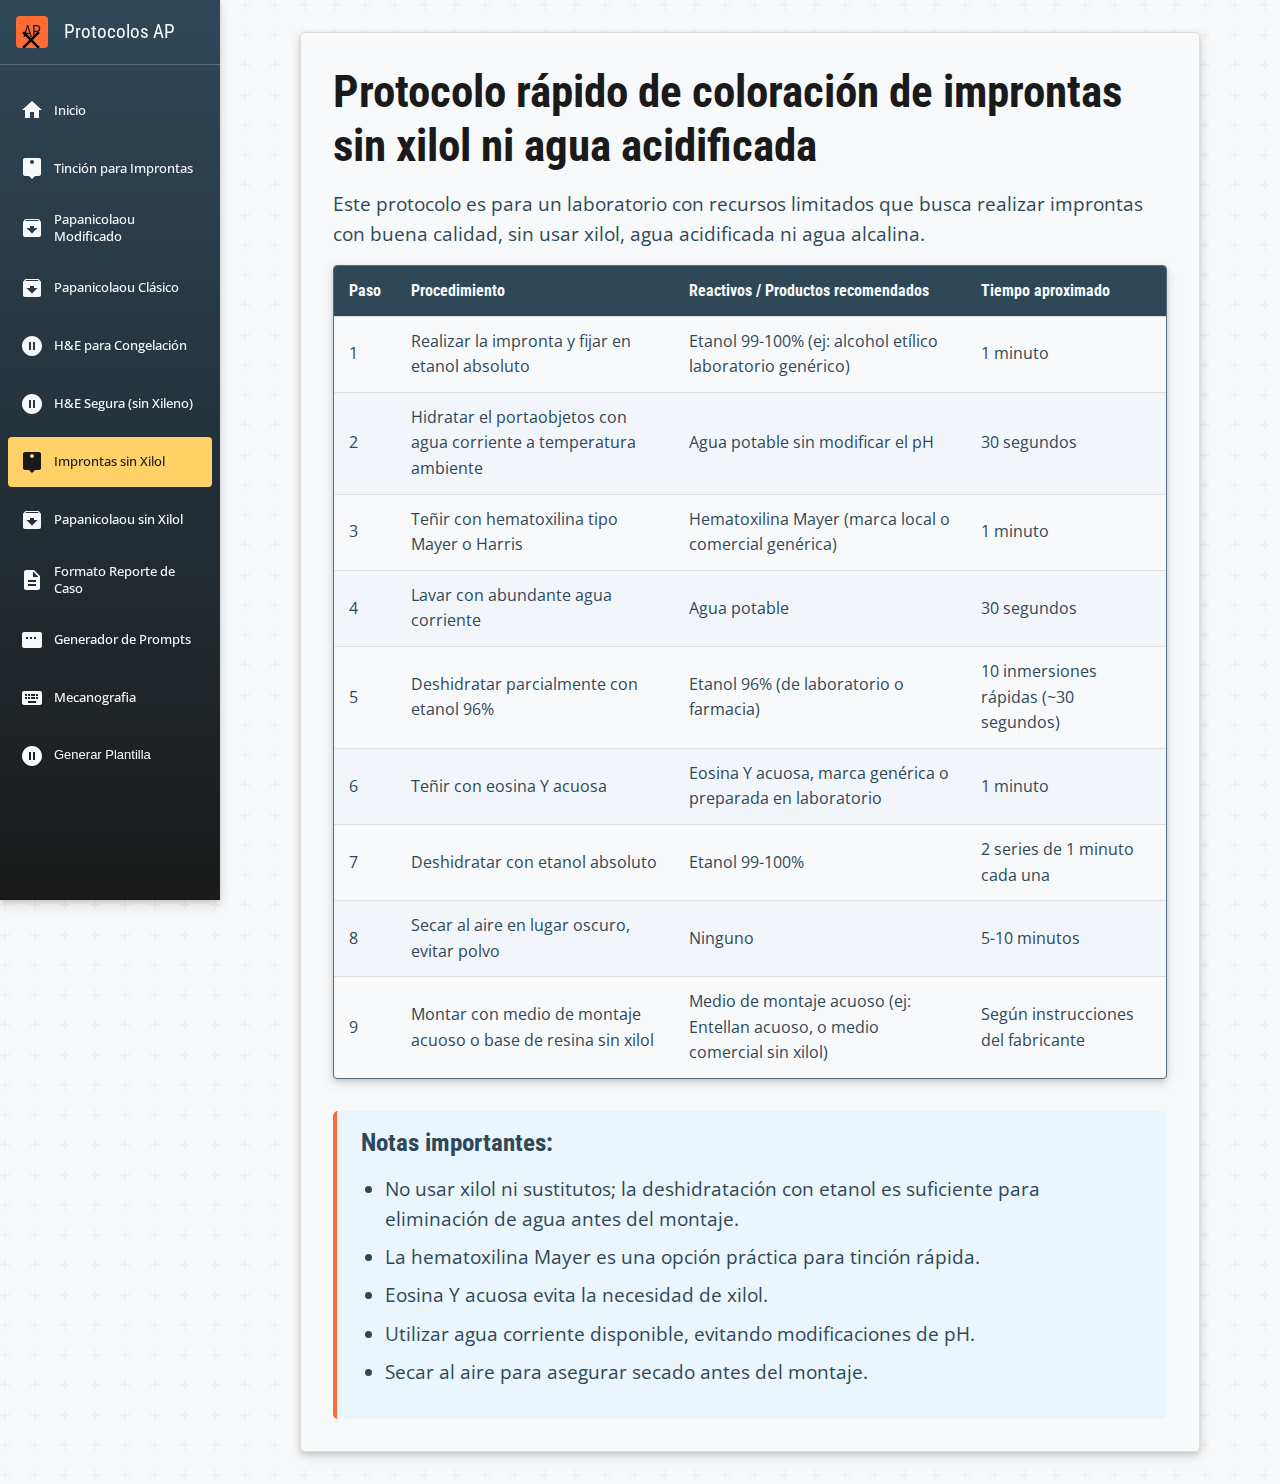
<file: improntas-sin-xilol.html>
<!DOCTYPE html>
<html lang="es">
<head>
    <meta charset="UTF-8">
    <meta name="viewport" content="width=device-width, initial-scale=1.0">
    <title>Protocolo de Improntas sin Xilol ni Agua Acidificada</title>
    <link rel="preconnect" href="https://fonts.googleapis.com">
    <link rel="preconnect" href="https://fonts.gstatic.com" crossorigin>
    <link href="https://fonts.googleapis.com/css2?family=Open+Sans:wght@400;700&family=Roboto+Condensed:wght@700&display=swap" rel="stylesheet">
    <link rel="stylesheet" href="style.css">
</head>
<body>
    <aside class="sidebar" id="main-sidebar">
        <div class="sidebar-header">
            <a href="index.html" class="sidebar-brand">
                <span class="sidebar-brand-icon">AP</span>
                <span class="sidebar-brand-text">Protocolos AP</span>
            </a>
        </div>
        <nav class="sidebar-nav">
            <ul>
                <li><a href="index.html" title="Inicio"><span class="sidebar-icon"><svg xmlns="http://www.w3.org/2000/svg" viewBox="0 0 24 24"><path d="M10 20v-6h4v6h5v-8h3L12 3 2 12h3v8z"/></svg></span><span class="sidebar-text">Inicio</span></a></li>
                <li><a href="Improntas.html" title="Tinción para Improntas"><span class="sidebar-icon"><svg xmlns="http://www.w3.org/2000/svg" viewBox="0 0 24 24"><path d="M19 2H5c-1.1 0-2 .9-2 2v14c0 1.1.9 2 2 2h4l3 3 3-3h4c1.1 0 2-.9 2-2V4c0-1.1-.9-2-2-2zm-7 2c1.11 0 2 .89 2 2s-.89 2-2 2-2-.89-2-2 .89-2 2-2z"/></svg></span><span class="sidebar-text">Tinción para Improntas</span></a></li>
                <li><a href="Papanicolaou.html" title="Papanicolaou Modificado"><span class="sidebar-icon"><svg xmlns="http://www.w3.org/2000/svg" viewBox="0 0 24 24"><path d="M20.54 5.23l-1.39-1.68C18.88 3.21 18.47 3 18 3H6c-.47 0-.88.21-1.16.55L3.46 5.23C3.17 5.57 3 6.02 3 6.5V19c0 1.1.9 2 2 2h14c1.1 0 2-.9 2-2V6.5c0-.48-.17-.93-.46-1.27zM12 17.5L6.5 12H10v-2h4v2h3.5L12 17.5zM5.12 5l.81-1h12l.94 1H5.12z"/></svg></span><span class="sidebar-text">Papanicolaou Modificado</span></a></li>
                <li><a href="papanicolauclasico.html" title="Papanicolaou Clásico"><span class="sidebar-icon"><svg xmlns="http://www.w3.org/2000/svg" viewBox="0 0 24 24"><path d="M20.54 5.23l-1.39-1.68C18.88 3.21 18.47 3 18 3H6c-.47 0-.88.21-1.16.55L3.46 5.23C3.17 5.57 3 6.02 3 6.5V19c0 1.1.9 2 2 2h14c1.1 0 2-.9 2-2V6.5c0-.48-.17-.93-.46-1.27zM12 17.5L6.5 12H10v-2h4v2h3.5L12 17.5zM5.12 5l.81-1h12l.94 1H5.12z"/></svg></span><span class="sidebar-text">Papanicolaou Clásico</span></a></li>
                <li><a href="he-congelacion.html" title="H&E para Congelación"><span class="sidebar-icon"><svg xmlns="http://www.w3.org/2000/svg" viewBox="0 0 24 24"><path d="M12 2C6.48 2 2 6.48 2 12s4.48 10 10 10 10-4.48 10-10S17.52 2 12 2zm-1 14H9V8h2v8zm4 0h-2V8h2v8z"/></svg></span><span class="sidebar-text">H&E para Congelación</span></a></li>
                <li><a href="he-congelacion-seguro.html" title="H&E Segura (sin Xileno)"><span class="sidebar-icon"><svg xmlns="http://www.w3.org/2000/svg" viewBox="0 0 24 24"><path d="M12 2C6.48 2 2 6.48 2 12s4.48 10 10 10 10-4.48 10-10S17.52 2 12 2zm-1 14H9V8h2v8zm4 0h-2V8h2v8z"/></svg></span><span class="sidebar-text">H&E Segura (sin Xileno)</span></a></li>
                <li><a href="improntas-sin-xilol.html" class="active" title="Improntas sin Xilol"><span class="sidebar-icon"><svg xmlns="http://www.w3.org/2000/svg" viewBox="0 0 24 24"><path d="M19 2H5c-1.1 0-2 .9-2 2v14c0 1.1.9 2 2 2h4l3 3 3-3h4c1.1 0 2-.9 2-2V4c0-1.1-.9-2-2-2zm-7 2c1.11 0 2 .89 2 2s-.89 2-2 2-2-.89-2-2 .89-2 2-2z"/></svg></span><span class="sidebar-text">Improntas sin Xilol</span></a></li>
                <li><a href="papanicolau-sin-xilol.html" title="Papanicolaou sin Xilol"><span class="sidebar-icon"><svg xmlns="http://www.w3.org/2000/svg" viewBox="0 0 24 24"><path d="M20.54 5.23l-1.39-1.68C18.88 3.21 18.47 3 18 3H6c-.47 0-.88.21-1.16.55L3.46 5.23C3.17 5.57 3 6.02 3 6.5V19c0 1.1.9 2 2 2h14c1.1 0 2-.9 2-2V6.5c0-.48-.17-.93-.46-1.27zM12 17.5L6.5 12H10v-2h4v2h3.5L12 17.5zM5.12 5l.81-1h12l.94 1H5.12z"/></svg></span><span class="sidebar-text">Papanicolaou sin Xilol</span></a></li>
                <li><a href="formato-reporte-caso.html" title="Formato Reporte de Caso"><span class="sidebar-icon"><svg xmlns="http://www.w3.org/2000/svg" viewBox="0 0 24 24"><path d="M14 2H6c-1.1 0-1.99.9-1.99 2L4 20c0 1.1.89 2 1.99 2H18c1.1 0 2-.9 2-2V8l-6-6zm2 16H8v-2h8v2zm0-4H8v-2h8v2zm-3-5V3.5L18.5 9H13z"/></svg></span><span class="sidebar-text">Formato Reporte de Caso</span></a></li>
                <li><a href="formularioreporteap.html" title="Generador de Prompts"><span class="sidebar-icon"><svg xmlns="http://www.w3.org/2000/svg" viewBox="0 0 24 24"><path d="M20 4H4c-1.1 0-2 .9-2 2v12c0 1.1.9 2 2 2h16c1.1 0 2-.9 2-2V6c0-1.1-.9-2-2-2zM8 11H6V9h2v2zm4 0h-2V9h2v2zm4 0h-2V9h2v2z"/></svg></span><span class="sidebar-text">Generador de Prompts</span></a></li>
                <li><a href="mecanografia.html" title="Mecanografia"><span class="sidebar-icon"><svg xmlns="http://www.w3.org/2000/svg" viewBox="0 0 24 24"><path d="M20 5H4c-1.1 0-1.99.9-1.99 2L2 17c0 1.1.9 2 2 2h16c1.1 0 2-.9 2-2V7c0-1.1-.9-2-2-2zm-9 3h2v2h-2V8zm0 3h2v2h-2v-2zM8 8h2v2H8V8zm0 3h2v2H8v-2zm-1 2H5v-2h2v2zm0-3H5V8h2v2zm9 7H8v-2h8v2zm-1-4h-2v-2h2v2zm0-3h-2V8h2v2zm3 3h-2v-2h2v2zm0-3h-2V8h2v2z"/></svg></span><span class="sidebar-text">Mecanografia</span></a></li>
                <li><button id="prompt-diagnostico-btn" title="Generar Plantilla"><span class="sidebar-icon"><svg xmlns="http://www.w3.org/2000/svg" viewBox="0 0 24 24"><path d="M12 2C6.48 2 2 6.48 2 12s4.48 10 10 10 10-4.48 10-10S17.52 2 12 2zm-1 14H9V8h2v8zm4 0h-2V8h2v8z"/></svg></span><span class="sidebar-text">Generar Plantilla</span></button></li>
            </ul>
        </nav>
    </aside>

    <button class="sidebar-toggle" aria-label="Alternar menú" aria-controls="main-sidebar" aria-expanded="false">
        <svg class="icon-menu" xmlns="http://www.w3.org/2000/svg" viewBox="0 0 24 24"><path d="M3 18h18v-2H3v2zm0-5h18v-2H3v2zm0-7v2h18V6H3z"/></svg>
        <svg class="icon-close" xmlns="http://www.w3.org/2000/svg" viewBox="0 0 24 24"><path d="M19 6.41L17.59 5 12 10.59 6.41 5 5 6.41 10.59 12 5 17.59 6.41 19 12 13.41 17.59 19 19 17.59 13.41 12z"/></svg>
    </button>

    <div class="main-content">
        <main class="page-container">
            <h1>Protocolo rápido de coloración de improntas sin xilol ni agua acidificada</h1>
            <p>Este protocolo es para un laboratorio con recursos limitados que busca realizar improntas con buena calidad, sin usar xilol, agua acidificada ni agua alcalina.</p>

            <div class="table-container">
                <table>
                    <thead><tr><th>Paso</th><th>Procedimiento</th><th>Reactivos / Productos recomendados</th><th>Tiempo aproximado</th></tr></thead>
                    <tbody>
                        <tr><td>1</td><td>Realizar la impronta y fijar en etanol absoluto</td><td>Etanol 99-100% (ej: alcohol etílico laboratorio genérico)</td><td>1 minuto</td></tr>
                        <tr><td>2</td><td>Hidratar el portaobjetos con agua corriente a temperatura ambiente</td><td>Agua potable sin modificar el pH</td><td>30 segundos</td></tr>
                        <tr><td>3</td><td>Teñir con hematoxilina tipo Mayer o Harris</td><td>Hematoxilina Mayer (marca local o comercial genérica)</td><td>1 minuto</td></tr>
                        <tr><td>4</td><td>Lavar con abundante agua corriente</td><td>Agua potable</td><td>30 segundos</td></tr>
                        <tr><td>5</td><td>Deshidratar parcialmente con etanol 96%</td><td>Etanol 96% (de laboratorio o farmacia)</td><td>10 inmersiones rápidas (~30 segundos)</td></tr>
                        <tr><td>6</td><td>Teñir con eosina Y acuosa</td><td>Eosina Y acuosa, marca genérica o preparada en laboratorio</td><td>1 minuto</td></tr>
                        <tr><td>7</td><td>Deshidratar con etanol absoluto</td><td>Etanol 99-100%</td><td>2 series de 1 minuto cada una</td></tr>
                        <tr><td>8</td><td>Secar al aire en lugar oscuro, evitar polvo</td><td>Ninguno</td><td>5-10 minutos</td></tr>
                        <tr><td>9</td><td>Montar con medio de montaje acuoso o base de resina sin xilol</td><td>Medio de montaje acuoso (ej: Entellan acuoso, o medio comercial sin xilol)</td><td>Según instrucciones del fabricante</td></tr>
                    </tbody>
                </table>
            </div>

            <div class="notes-section">
                <h3>Notas importantes:</h3>
                <ul>
                    <li>No usar xilol ni sustitutos; la deshidratación con etanol es suficiente para eliminación de agua antes del montaje.</li>
                    <li>La hematoxilina Mayer es una opción práctica para tinción rápida.</li>
                    <li>Eosina Y acuosa evita la necesidad de xilol.</li>
                    <li>Utilizar agua corriente disponible, evitando modificaciones de pH.</li>
                    <li>Secar al aire para asegurar secado antes del montaje.</li>
                </ul>
            </div>
        </main>
    </div>

    <!-- Modal para Prompt Diagnóstico -->
    <div id="modal-prompt" class="modal">
        <div class="modal-content">
            <h2>Colocar Diagnóstico</h2>
            <label for="input-diagnostico">Introduce el diagnóstico:</label>
            <input type="text" id="input-diagnostico" placeholder="Ej: adenocarcinoma de pulmón">
            <div class="modal-buttons">
                <button id="cancelar-btn" class="btn btn-secondary">Cancelar</button>
                <button id="generar-btn" class="btn btn-primary">Generar</button>
            </div>
            <div class="result-container" id="result-container">
                <p class="copy-message" id="copy-message">¡Texto copiado al portapapeles!</p>
                <div class="result-text" id="result-text"></div>
                <div class="modal-buttons">
                    <button id="copiar-btn" class="btn btn-primary">Copiar y Abrir DeepSeek</button>
                    <button id="cerrar-btn" class="btn btn-secondary">Cerrar</button>
                </div>
            </div>
        </div>
    </div>

    <script src="scripts.js"></script>
</body>
</html>
</file>
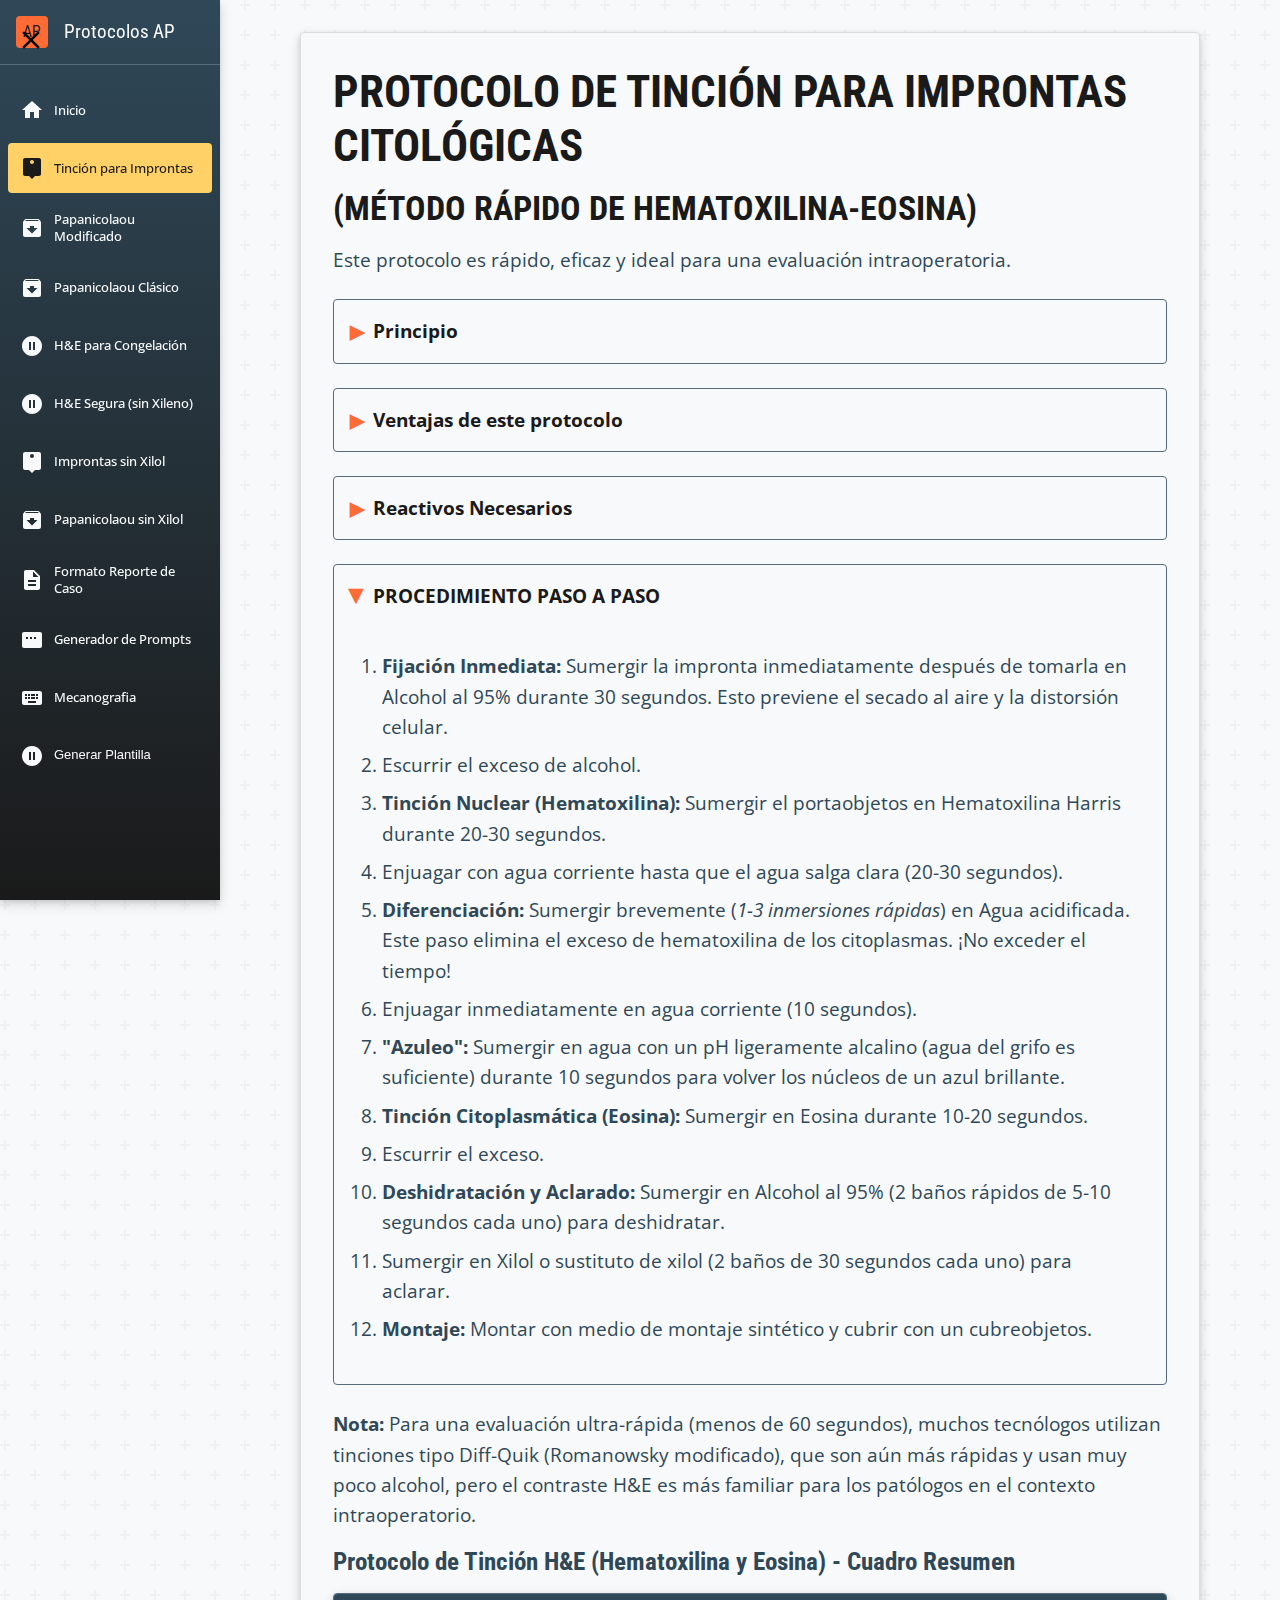
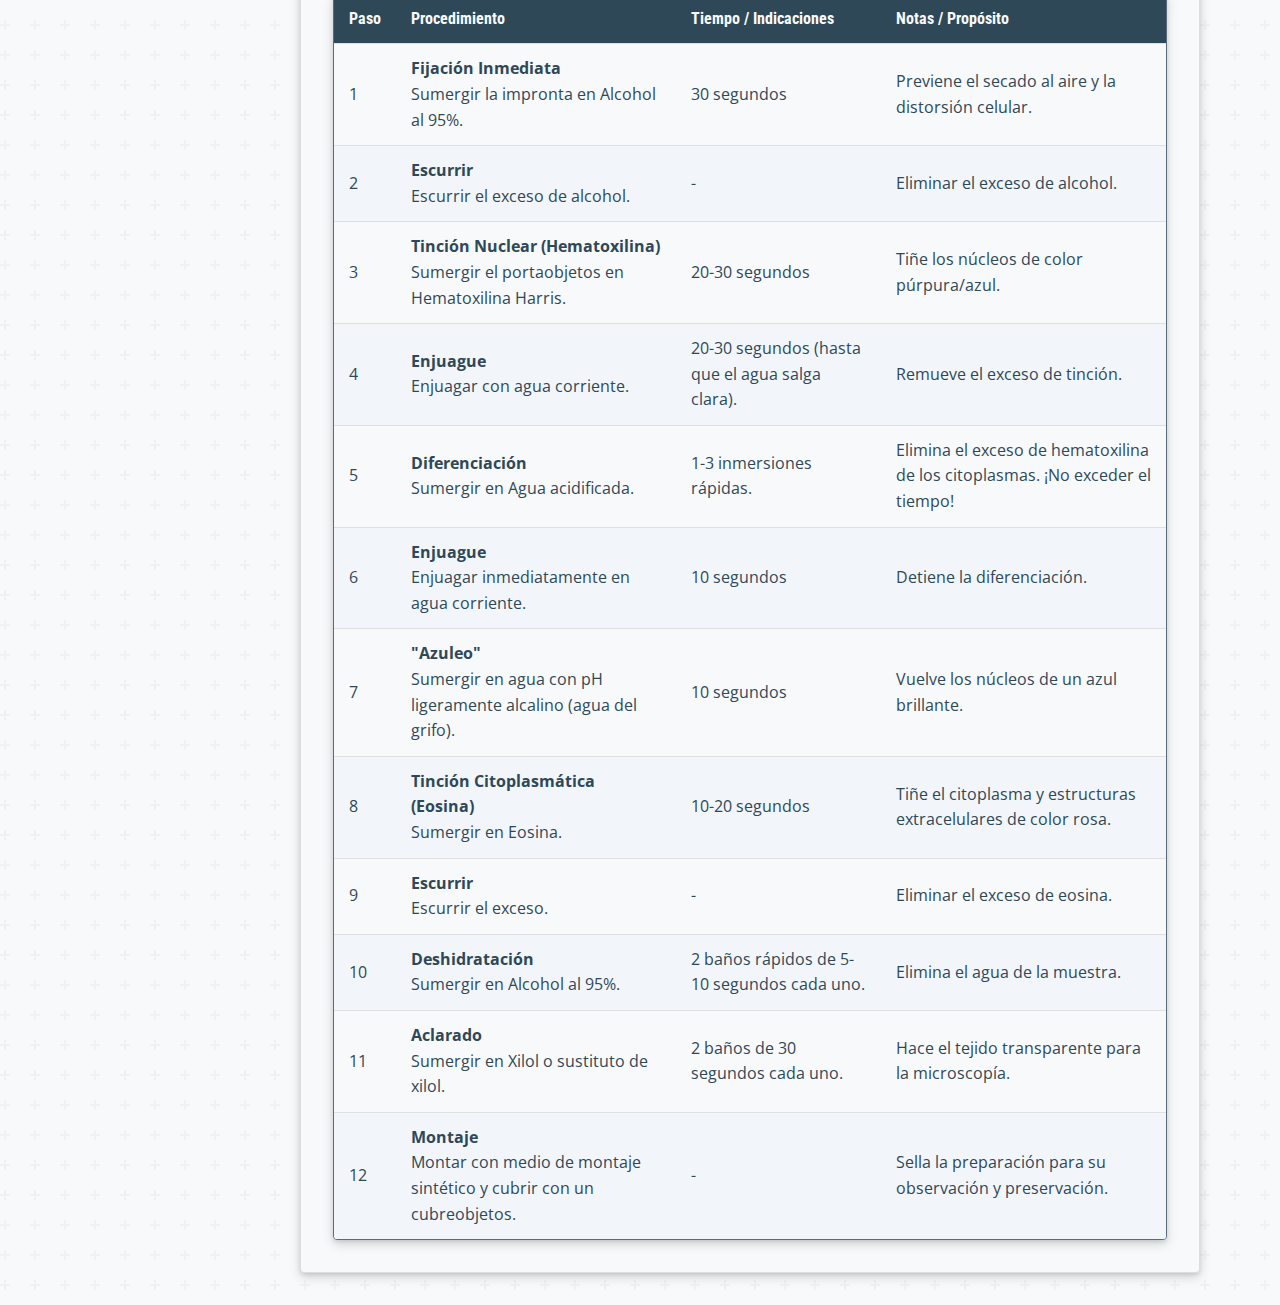
<file: Improntas.html>
<!DOCTYPE html>
<html lang="es">
<head>
    <meta charset="UTF-8">
    <meta name="viewport" content="width=device-width, initial-scale=1.0">
    <title>Protocolo de Tinción para Improntas Citológicas (H&E Rápido)</title>
    <link rel="preconnect" href="https://fonts.googleapis.com">
    <link rel="preconnect" href="https://fonts.gstatic.com" crossorigin>
    <link href="https://fonts.googleapis.com/css2?family=Open+Sans:wght@400;700&family=Roboto+Condensed:wght@700&display=swap" rel="stylesheet">
    <link rel="stylesheet" href="style.css">
</head>
<body>
    <aside class="sidebar" id="main-sidebar">
        <div class="sidebar-header">
            <a href="index.html" class="sidebar-brand">
                <span class="sidebar-brand-icon">AP</span>
                <span class="sidebar-brand-text">Protocolos AP</span>
            </a>
        </div>
        <nav class="sidebar-nav">
            <ul>
                <li><a href="index.html" title="Inicio"><span class="sidebar-icon"><svg xmlns="http://www.w3.org/2000/svg" viewBox="0 0 24 24"><path d="M10 20v-6h4v6h5v-8h3L12 3 2 12h3v8z"/></svg></span><span class="sidebar-text">Inicio</span></a></li>
                <li><a href="Improntas.html" class="active" title="Tinción para Improntas"><span class="sidebar-icon"><svg xmlns="http://www.w3.org/2000/svg" viewBox="0 0 24 24"><path d="M19 2H5c-1.1 0-2 .9-2 2v14c0 1.1.9 2 2 2h4l3 3 3-3h4c1.1 0 2-.9 2-2V4c0-1.1-.9-2-2-2zm-7 2c1.11 0 2 .89 2 2s-.89 2-2 2-2-.89-2-2 .89-2 2-2z"/></svg></span><span class="sidebar-text">Tinción para Improntas</span></a></li>
                <li><a href="Papanicolaou.html" title="Papanicolaou Modificado"><span class="sidebar-icon"><svg xmlns="http://www.w3.org/2000/svg" viewBox="0 0 24 24"><path d="M20.54 5.23l-1.39-1.68C18.88 3.21 18.47 3 18 3H6c-.47 0-.88.21-1.16.55L3.46 5.23C3.17 5.57 3 6.02 3 6.5V19c0 1.1.9 2 2 2h14c1.1 0 2-.9 2-2V6.5c0-.48-.17-.93-.46-1.27zM12 17.5L6.5 12H10v-2h4v2h3.5L12 17.5zM5.12 5l.81-1h12l.94 1H5.12z"/></svg></span><span class="sidebar-text">Papanicolaou Modificado</span></a></li>
                <li><a href="papanicolauclasico.html" title="Papanicolaou Clásico"><span class="sidebar-icon"><svg xmlns="http://www.w3.org/2000/svg" viewBox="0 0 24 24"><path d="M20.54 5.23l-1.39-1.68C18.88 3.21 18.47 3 18 3H6c-.47 0-.88.21-1.16.55L3.46 5.23C3.17 5.57 3 6.02 3 6.5V19c0 1.1.9 2 2 2h14c1.1 0 2-.9 2-2V6.5c0-.48-.17-.93-.46-1.27zM12 17.5L6.5 12H10v-2h4v2h3.5L12 17.5zM5.12 5l.81-1h12l.94 1H5.12z"/></svg></span><span class="sidebar-text">Papanicolaou Clásico</span></a></li>
                <li><a href="he-congelacion.html" title="H&E para Congelación"><span class="sidebar-icon"><svg xmlns="http://www.w3.org/2000/svg" viewBox="0 0 24 24"><path d="M12 2C6.48 2 2 6.48 2 12s4.48 10 10 10 10-4.48 10-10S17.52 2 12 2zm-1 14H9V8h2v8zm4 0h-2V8h2v8z"/></svg></span><span class="sidebar-text">H&E para Congelación</span></a></li>
                <li><a href="he-congelacion-seguro.html" title="H&E Segura (sin Xileno)"><span class="sidebar-icon"><svg xmlns="http://www.w3.org/2000/svg" viewBox="0 0 24 24"><path d="M12 2C6.48 2 2 6.48 2 12s4.48 10 10 10 10-4.48 10-10S17.52 2 12 2zm-1 14H9V8h2v8zm4 0h-2V8h2v8z"/></svg></span><span class="sidebar-text">H&E Segura (sin Xileno)</span></a></li>
                <li><a href="improntas-sin-xilol.html" title="Improntas sin Xilol"><span class="sidebar-icon"><svg xmlns="http://www.w3.org/2000/svg" viewBox="0 0 24 24"><path d="M19 2H5c-1.1 0-2 .9-2 2v14c0 1.1.9 2 2 2h4l3 3 3-3h4c1.1 0 2-.9 2-2V4c0-1.1-.9-2-2-2zm-7 2c1.11 0 2 .89 2 2s-.89 2-2 2-2-.89-2-2 .89-2 2-2z"/></svg></span><span class="sidebar-text">Improntas sin Xilol</span></a></li>
                <li><a href="papanicolau-sin-xilol.html" title="Papanicolaou sin Xilol"><span class="sidebar-icon"><svg xmlns="http://www.w3.org/2000/svg" viewBox="0 0 24 24"><path d="M20.54 5.23l-1.39-1.68C18.88 3.21 18.47 3 18 3H6c-.47 0-.88.21-1.16.55L3.46 5.23C3.17 5.57 3 6.02 3 6.5V19c0 1.1.9 2 2 2h14c1.1 0 2-.9 2-2V6.5c0-.48-.17-.93-.46-1.27zM12 17.5L6.5 12H10v-2h4v2h3.5L12 17.5zM5.12 5l.81-1h12l.94 1H5.12z"/></svg></span><span class="sidebar-text">Papanicolaou sin Xilol</span></a></li>
                <li><a href="formato-reporte-caso.html" title="Formato Reporte de Caso"><span class="sidebar-icon"><svg xmlns="http://www.w3.org/2000/svg" viewBox="0 0 24 24"><path d="M14 2H6c-1.1 0-1.99.9-1.99 2L4 20c0 1.1.89 2 1.99 2H18c1.1 0 2-.9 2-2V8l-6-6zm2 16H8v-2h8v2zm0-4H8v-2h8v2zm-3-5V3.5L18.5 9H13z"/></svg></span><span class="sidebar-text">Formato Reporte de Caso</span></a></li>
                <li><a href="formularioreporteap.html" title="Generador de Prompts"><span class="sidebar-icon"><svg xmlns="http://www.w3.org/2000/svg" viewBox="0 0 24 24"><path d="M20 4H4c-1.1 0-2 .9-2 2v12c0 1.1.9 2 2 2h16c1.1 0 2-.9 2-2V6c0-1.1-.9-2-2-2zM8 11H6V9h2v2zm4 0h-2V9h2v2zm4 0h-2V9h2v2z"/></svg></span><span class="sidebar-text">Generador de Prompts</span></a></li>
                <li><a href="mecanografia.html" title="Mecanografia"><span class="sidebar-icon"><svg xmlns="http://www.w3.org/2000/svg" viewBox="0 0 24 24"><path d="M20 5H4c-1.1 0-1.99.9-1.99 2L2 17c0 1.1.9 2 2 2h16c1.1 0 2-.9 2-2V7c0-1.1-.9-2-2-2zm-9 3h2v2h-2V8zm0 3h2v2h-2v-2zM8 8h2v2H8V8zm0 3h2v2H8v-2zm-1 2H5v-2h2v2zm0-3H5V8h2v2zm9 7H8v-2h8v2zm-1-4h-2v-2h2v2zm0-3h-2V8h2v2zm3 3h-2v-2h2v2zm0-3h-2V8h2v2z"/></svg></span><span class="sidebar-text">Mecanografia</span></a></li>
                <li><button id="prompt-diagnostico-btn" title="Generar Plantilla"><span class="sidebar-icon"><svg xmlns="http://www.w3.org/2000/svg" viewBox="0 0 24 24"><path d="M12 2C6.48 2 2 6.48 2 12s4.48 10 10 10 10-4.48 10-10S17.52 2 12 2zm-1 14H9V8h2v8zm4 0h-2V8h2v8z"/></svg></span><span class="sidebar-text">Generar Plantilla</span></button></li>
            </ul>
        </nav>
    </aside>

    <button class="sidebar-toggle" aria-label="Alternar menú" aria-controls="main-sidebar" aria-expanded="false">
        <svg class="icon-menu" xmlns="http://www.w3.org/2000/svg" viewBox="0 0 24 24"><path d="M3 18h18v-2H3v2zm0-5h18v-2H3v2zm0-7v2h18V6H3z"/></svg>
        <svg class="icon-close" xmlns="http://www.w3.org/2000/svg" viewBox="0 0 24 24"><path d="M19 6.41L17.59 5 12 10.59 6.41 5 5 6.41 10.59 12 5 17.59 6.41 19 12 13.41 17.59 19 19 17.59 13.41 12z"/></svg>
    </button>

    <div class="main-content">
        <main class="page-container">
            <h1>PROTOCOLO DE TINCIÓN PARA IMPRONTAS CITOLÓGICAS</h1>
            <h2>(MÉTODO RÁPIDO DE HEMATOXILINA-EOSINA)</h2>
            <p>Este protocolo es rápido, eficaz y ideal para una evaluación intraoperatoria.</p>

            <details>
                <summary>Principio</summary>
                <div class="details-content">
                    <p>La tinción de Hematoxilina-Eosina (H&E) es el estándar de oro. La hematoxilina tiñe los núcleos de azul/púrpura, mientras que la eosina tiñe el citoplasma y las estructuras extracelulares de rosa.</p>
                </div>
            </details>

            <details>
                <summary>Ventajas de este protocolo</summary>
                <div class="details-content">
                    <ul>
                        <li><strong>Bajo consumo de alcohol:</strong> Utiliza solo dos baños de alcohol de 95° (uno para fijar y otro para deshidratar).</li>
                        <li><strong>Rápido:</strong> Menos de 2 minutos.</li>
                        <li><strong>Eficiente:</strong> Proporciona un contraste nuclear-citoplasmático excelente.</li>
                    </ul>
                </div>
            </details>

            <details>
                <summary>Reactivos Necesarios</summary>
                <div class="details-content">
                    <ul>
                        <li>Fijador: Alcohol isopropílico o etanol al 95%.</li>
                        <li>Hematoxilina Harris (o similar).</li>
                        <li>Agua acidificada (1-2 gotas de HCl concentrado en 500 ml de agua destilada).</li>
                        <li>Eosina acuosa o alcohólica.</li>
                        <li>Alcohol al 95% (para deshidratar).</li>
                        <li>Xilol o sustituto de xilol (para aclarar).</li>
                        <li>Medio de montaje sintético.</li>
                    </ul>
                </div>
            </details>

            <details open>
                <summary>PROCEDIMIENTO PASO A PASO</summary>
                <div class="details-content">
                    <ol>
                        <li><strong>Fijación Inmediata:</strong> Sumergir la impronta inmediatamente después de tomarla en Alcohol al 95% durante 30 segundos. Esto previene el secado al aire y la distorsión celular.</li>
                        <li>Escurrir el exceso de alcohol.</li>
                        <li><strong>Tinción Nuclear (Hematoxilina):</strong> Sumergir el portaobjetos en Hematoxilina Harris durante 20-30 segundos.</li>
                        <li>Enjuagar con agua corriente hasta que el agua salga clara (20-30 segundos).</li>
                        <li><strong>Diferenciación:</strong> Sumergir brevemente (<em>1-3 inmersiones rápidas</em>) en Agua acidificada. Este paso elimina el exceso de hematoxilina de los citoplasmas. ¡No exceder el tiempo!</li>
                        <li>Enjuagar inmediatamente en agua corriente (10 segundos).</li>
                        <li><strong>"Azuleo":</strong> Sumergir en agua con un pH ligeramente alcalino (agua del grifo es suficiente) durante 10 segundos para volver los núcleos de un azul brillante.</li>
                        <li><strong>Tinción Citoplasmática (Eosina):</strong> Sumergir en Eosina durante 10-20 segundos.</li>
                        <li>Escurrir el exceso.</li>
                        <li><strong>Deshidratación y Aclarado:</strong> Sumergir en Alcohol al 95% (2 baños rápidos de 5-10 segundos cada uno) para deshidratar.</li>
                        <li>Sumergir en Xilol o sustituto de xilol (2 baños de 30 segundos cada uno) para aclarar.</li>
                        <li><strong>Montaje:</strong> Montar con medio de montaje sintético y cubrir con un cubreobjetos.</li>
                    </ol>
                </div>
            </details>

            <p><strong>Nota:</strong> Para una evaluación ultra-rápida (menos de 60 segundos), muchos tecnólogos utilizan tinciones tipo Diff-Quik (Romanowsky modificado), que son aún más rápidas y usan muy poco alcohol, pero el contraste H&E es más familiar para los patólogos en el contexto intraoperatorio.</p>

            <h3>Protocolo de Tinción H&E (Hematoxilina y Eosina) - Cuadro Resumen</h3>
            <div class="table-container">
                <table>
                    <thead>
                        <tr>
                            <th>Paso</th>
                            <th>Procedimiento</th>
                            <th>Tiempo / Indicaciones</th>
                            <th>Notas / Propósito</th>
                        </tr>
                    </thead>
                    <tbody>
                        <tr><td>1</td><td><strong>Fijación Inmediata</strong><br>Sumergir la impronta en Alcohol al 95%.</td><td>30 segundos</td><td>Previene el secado al aire y la distorsión celular.</td></tr>
                        <tr><td>2</td><td><strong>Escurrir</strong><br>Escurrir el exceso de alcohol.</td><td>-</td><td>Eliminar el exceso de alcohol.</td></tr>
                        <tr><td>3</td><td><strong>Tinción Nuclear (Hematoxilina)</strong><br>Sumergir el portaobjetos en Hematoxilina Harris.</td><td>20-30 segundos</td><td>Tiñe los núcleos de color púrpura/azul.</td></tr>
                        <tr><td>4</td><td><strong>Enjuague</strong><br>Enjuagar con agua corriente.</td><td>20-30 segundos (hasta que el agua salga clara).</td><td>Remueve el exceso de tinción.</td></tr>
                        <tr><td>5</td><td><strong>Diferenciación</strong><br>Sumergir en Agua acidificada.</td><td>1-3 inmersiones rápidas.</td><td>Elimina el exceso de hematoxilina de los citoplasmas. ¡No exceder el tiempo!</td></tr>
                        <tr><td>6</td><td><strong>Enjuague</strong><br>Enjuagar inmediatamente en agua corriente.</td><td>10 segundos</td><td>Detiene la diferenciación.</td></tr>
                        <tr><td>7</td><td><strong>"Azuleo"</strong><br>Sumergir en agua con pH ligeramente alcalino (agua del grifo).</td><td>10 segundos</td><td>Vuelve los núcleos de un azul brillante.</td></tr>
                        <tr><td>8</td><td><strong>Tinción Citoplasmática (Eosina)</strong><br>Sumergir en Eosina.</td><td>10-20 segundos</td><td>Tiñe el citoplasma y estructuras extracelulares de color rosa.</td></tr>
                        <tr><td>9</td><td><strong>Escurrir</strong><br>Escurrir el exceso.</td><td>-</td><td>Eliminar el exceso de eosina.</td></tr>
                        <tr><td>10</td><td><strong>Deshidratación</strong><br>Sumergir en Alcohol al 95%.</td><td>2 baños rápidos de 5-10 segundos cada uno.</td><td>Elimina el agua de la muestra.</td></tr>
                        <tr><td>11</td><td><strong>Aclarado</strong><br>Sumergir en Xilol o sustituto de xilol.</td><td>2 baños de 30 segundos cada uno.</td><td>Hace el tejido transparente para la microscopía.</td></tr>
                        <tr><td>12</td><td><strong>Montaje</strong><br>Montar con medio de montaje sintético y cubrir con un cubreobjetos.</td><td>-</td><td>Sella la preparación para su observación y preservación.</td></tr>
                    </tbody>
                </table>
            </div>
        </main>
    </div>

    <!-- Modal para Prompt Diagnóstico -->
    <div id="modal-prompt" class="modal">
        <div class="modal-content">
            <h2>Colocar Diagnóstico</h2>
            <label for="input-diagnostico">Introduce el diagnóstico:</label>
            <input type="text" id="input-diagnostico" placeholder="Ej: adenocarcinoma de pulmón">
            <div class="modal-buttons">
                <button id="cancelar-btn" class="btn btn-secondary">Cancelar</button>
                <button id="generar-btn" class="btn btn-primary">Generar</button>
            </div>
            <div class="result-container" id="result-container">
                <p class="copy-message" id="copy-message">¡Texto copiado al portapapeles!</p>
                <div class="result-text" id="result-text"></div>
                <div class="modal-buttons">
                    <button id="copiar-btn" class="btn btn-primary">Copiar y Abrir DeepSeek</button>
                    <button id="cerrar-btn" class="btn btn-secondary">Cerrar</button>
                </div>
            </div>
        </div>
    </div>

    <script src="scripts.js"></script>
</body>
</html>
</file>
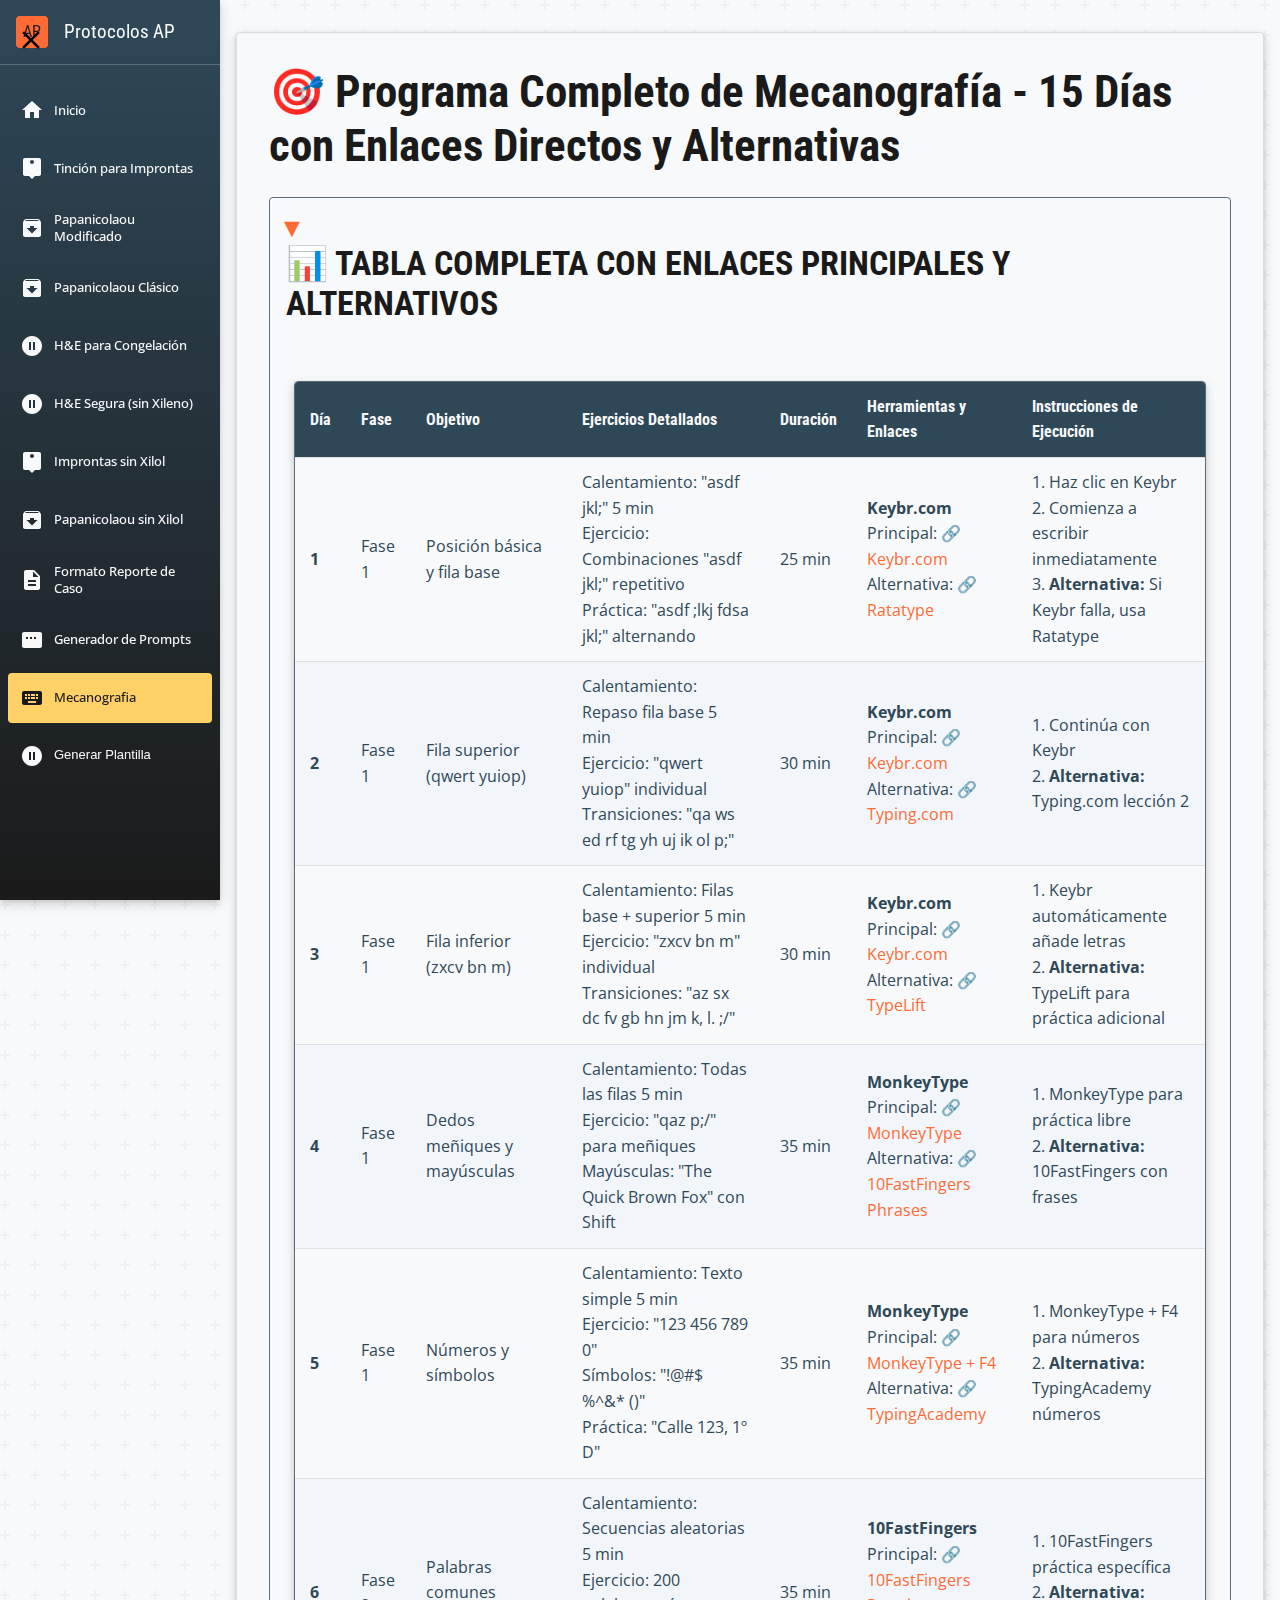
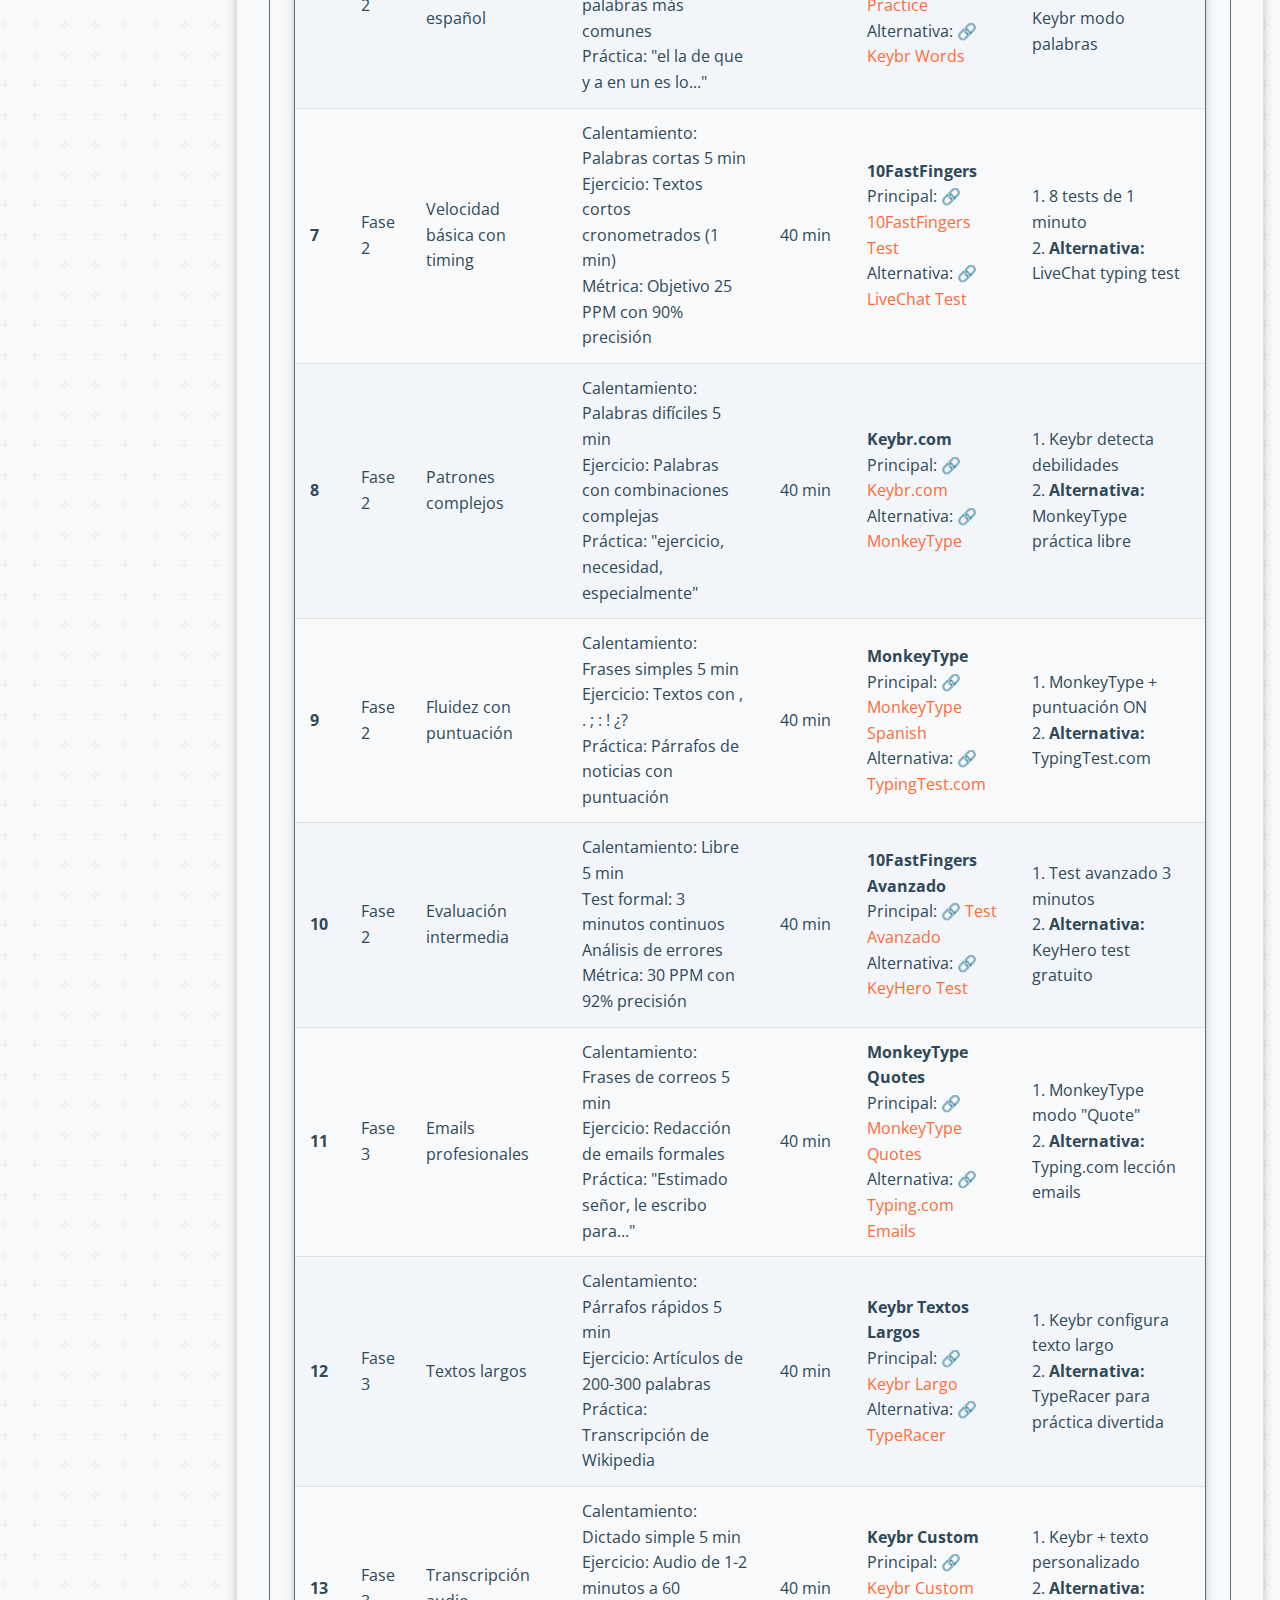
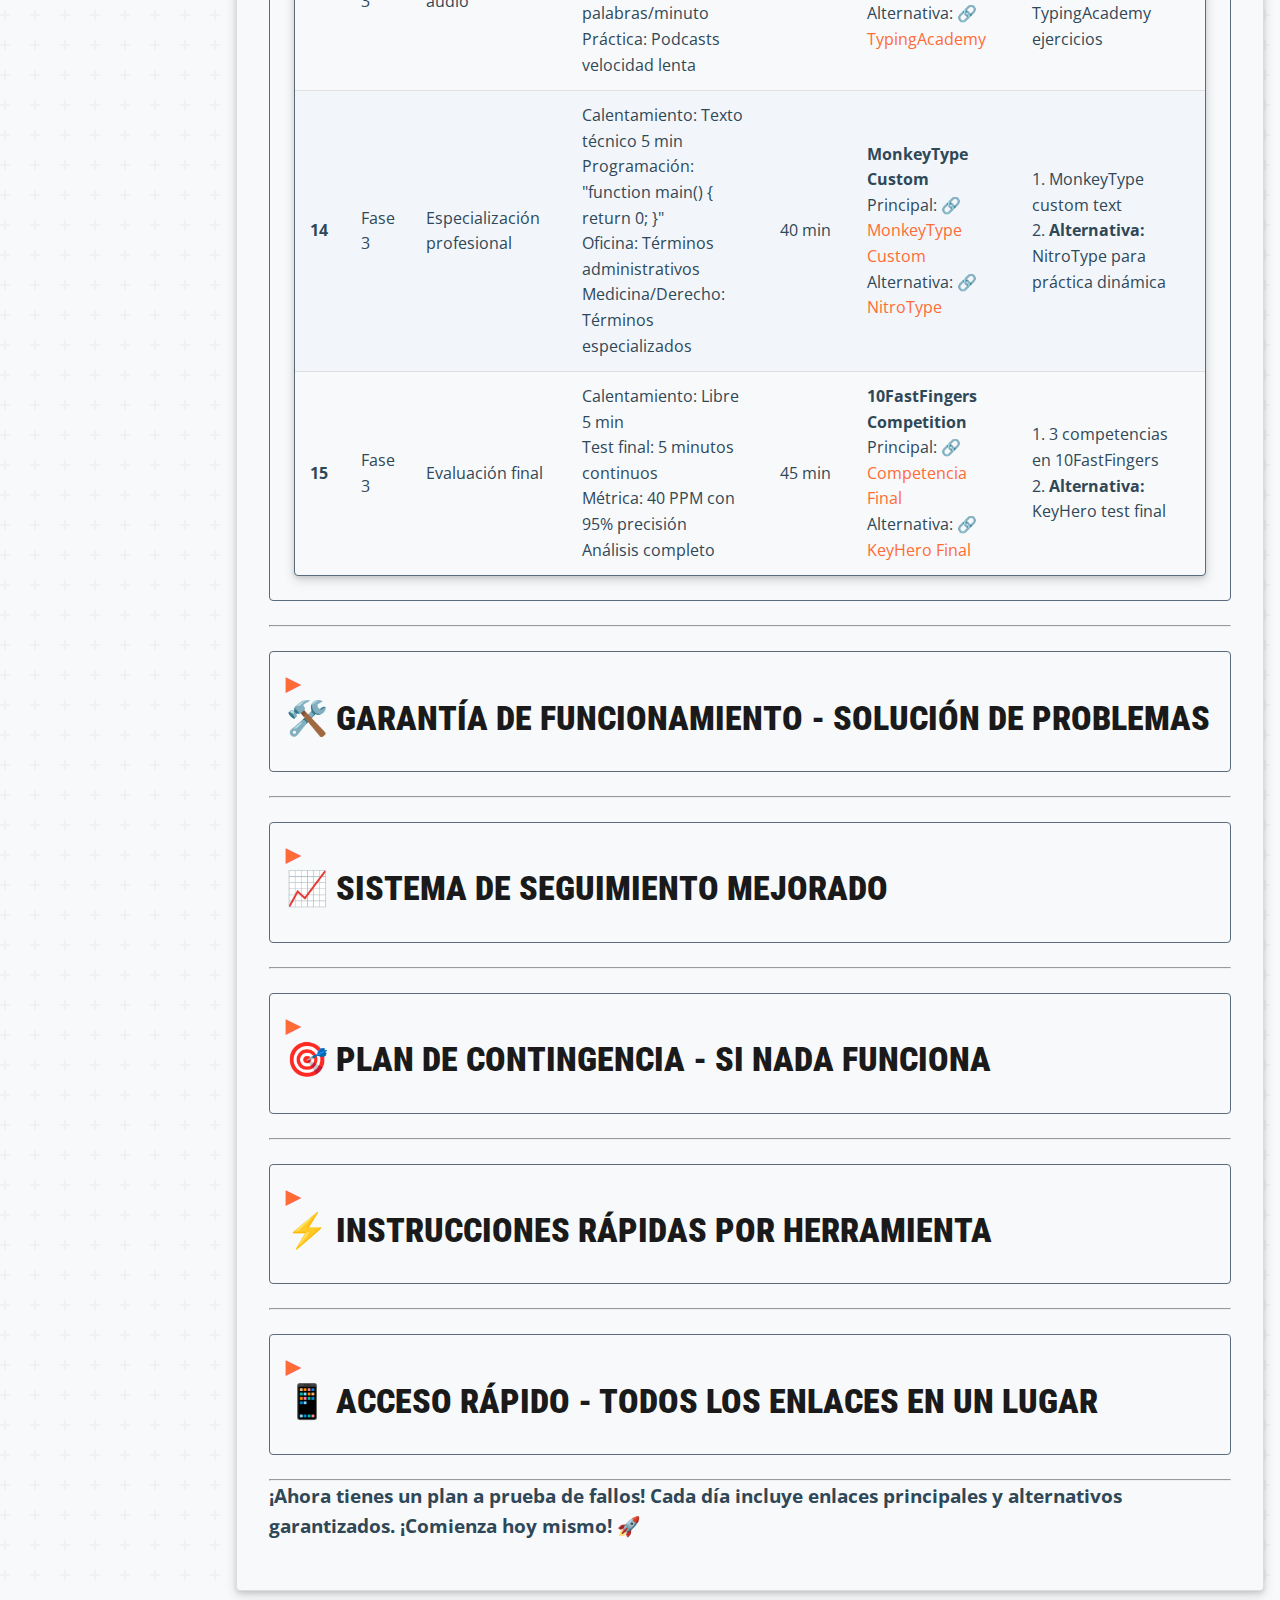
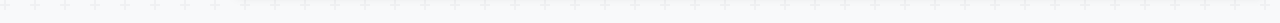
<file: mecanografia.html>
<!DOCTYPE html>
<html lang="es">
<head>
    <meta charset="UTF-8">
    <meta name="viewport" content="width=device-width, initial-scale=1.0">
    <title>Programa de Mecanografía</title>
    <link rel="stylesheet" href="style.css">
</head>
<body>
    <aside class="sidebar" id="main-sidebar"></aside>

    <button class="sidebar-toggle" aria-label="Alternar menú" aria-controls="main-sidebar" aria-expanded="false">
        <svg class="icon-menu" xmlns="http://www.w3.org/2000/svg" viewBox="0 0 24 24"><path d="M3 18h18v-2H3v2zm0-5h18v-2H3v2zm0-7v2h18V6H3z"/></svg>
        <svg class="icon-close" xmlns="http://www.w3.org/2000/svg" viewBox="0 0 24 24"><path d="M19 6.41L17.59 5 12 10.59 6.41 5 5 6.41 10.59 12 5 17.59 6.41 19 12 13.41 17.59 19 19 17.59 13.41 12z"/></svg>
    </button>

    <div class="main-content">
        <main class="page-container page-container--full-width">
            <h1>🎯 Programa Completo de Mecanografía - 15 Días con Enlaces Directos y Alternativas</h1>
            <details open>
                <summary><h2>📊 TABLA COMPLETA CON ENLACES PRINCIPALES Y ALTERNATIVOS</h2></summary>
                <div class="details-content">
                    <div class="table-container">
                        <table>
                            <thead>
                                <tr>
                                    <th>Día</th>
                                    <th>Fase</th>
                                    <th>Objetivo</th>
                                    <th>Ejercicios Detallados</th>
                                    <th>Duración</th>
                                    <th>Herramientas y Enlaces</th>
                                    <th>Instrucciones de Ejecución</th>
                                </tr>
                            </thead>
                            <tbody>
                                <tr><td><strong>1</strong></td><td>Fase 1</td><td>Posición básica y fila base</td><td>Calentamiento: "asdf jkl;" 5 min<br>Ejercicio: Combinaciones "asdf jkl;" repetitivo<br>Práctica: "asdf ;lkj fdsa jkl;" alternando</td><td>25 min</td><td><strong>Keybr.com</strong><br>Principal: <a href="https://www.keybr.com">🔗 Keybr.com</a><br>Alternativa: <a href="https://www.ratatype.com">🔗 Ratatype</a></td><td>1. Haz clic en Keybr<br>2. Comienza a escribir inmediatamente<br>3. <strong>Alternativa:</strong> Si Keybr falla, usa Ratatype</td></tr>
                                <tr><td><strong>2</strong></td><td>Fase 1</td><td>Fila superior (qwert yuiop)</td><td>Calentamiento: Repaso fila base 5 min<br>Ejercicio: "qwert yuiop" individual<br>Transiciones: "qa ws ed rf tg yh uj ik ol p;"</td><td>30 min</td><td><strong>Keybr.com</strong><br>Principal: <a href="https://www.keybr.com">🔗 Keybr.com</a><br>Alternativa: <a href="https://www.typing.com/student/lesson/1/j-f-and-space">🔗 Typing.com</a></td><td>1. Continúa con Keybr<br>2. <strong>Alternativa:</strong> Typing.com lección 2</td></tr>
                                <tr><td><strong>3</strong></td><td>Fase 1</td><td>Fila inferior (zxcv bn m)</td><td>Calentamiento: Filas base + superior 5 min<br>Ejercicio: "zxcv bn m" individual<br>Transiciones: "az sx dc fv gb hn jm k, l. ;/"</td><td>30 min</td><td><strong>Keybr.com</strong><br>Principal: <a href="https://www.keybr.com">🔗 Keybr.com</a><br>Alternativa: <a href="https://www.typelift.com">🔗 TypeLift</a></td><td>1. Keybr automáticamente añade letras<br>2. <strong>Alternativa:</strong> TypeLift para práctica adicional</td></tr>
                                <tr><td><strong>4</strong></td><td>Fase 1</td><td>Dedos meñiques y mayúsculas</td><td>Calentamiento: Todas las filas 5 min<br>Ejercicio: "qaz p;/" para meñiques<br>Mayúsculas: "The Quick Brown Fox" con Shift</td><td>35 min</td><td><strong>MonkeyType</strong><br>Principal: <a href="https://monkeytype.com">🔗 MonkeyType</a><br>Alternativa: <a href="https://10fastfingers.com/text/3167-common-phrases">🔗 10FastFingers Phrases</a></td><td>1. MonkeyType para práctica libre<br>2. <strong>Alternativa:</strong> 10FastFingers con frases</td></tr>
                                <tr><td><strong>5</strong></td><td>Fase 1</td><td>Números y símbolos</td><td>Calentamiento: Texto simple 5 min<br>Ejercicio: "123 456 789 0"<br>Símbolos: "!@#$ %^&* ()"<br>Práctica: "Calle 123, 1º D"</td><td>35 min</td><td><strong>MonkeyType</strong><br>Principal: <a href="https://monkeytype.com">🔗 MonkeyType + F4</a><br>Alternativa: <a href="https://www.typing.academy/typing-tutor/number-keys">🔗 TypingAcademy</a></td><td>1. MonkeyType + F4 para números<br>2. <strong>Alternativa:</strong> TypingAcademy números</td></tr>
                                <tr><td><strong>6</strong></td><td>Fase 2</td><td>Palabras comunes español</td><td>Calentamiento: Secuencias aleatorias 5 min<br>Ejercicio: 200 palabras más comunes<br>Práctica: "el la de que y a en un es lo..."</td><td>35 min</td><td><strong>10FastFingers</strong><br>Principal: <a href="https://10fastfingers.com/text/3167-common-phrases">🔗 10FastFingers Practice</a><br>Alternativa: <a href="https://www.keybr.com">🔗 Keybr Words</a></td><td>1. 10FastFingers práctica específica<br>2. <strong>Alternativa:</strong> Keybr modo palabras</td></tr>
                                <tr><td><strong>7</strong></td><td>Fase 2</td><td>Velocidad básica con timing</td><td>Calentamiento: Palabras cortas 5 min<br>Ejercicio: Textos cortos cronometrados (1 min)<br>Métrica: Objetivo 25 PPM con 90% precisión</td><td>40 min</td><td><strong>10FastFingers</strong><br>Principal: <a href="https://10fastfingers.com/typing-test/spanish">🔗 10FastFingers Test</a><br>Alternativa: <a href="https://www.livechat.com/typing-test/">🔗 LiveChat Test</a></td><td>1. 8 tests de 1 minuto<br>2. <strong>Alternativa:</strong> LiveChat typing test</td></tr>
                                <tr><td><strong>8</strong></td><td>Fase 2</td><td>Patrones complejos</td><td>Calentamiento: Palabras difíciles 5 min<br>Ejercicio: Palabras con combinaciones complejas<br>Práctica: "ejercicio, necesidad, especialmente"</td><td>40 min</td><td><strong>Keybr.com</strong><br>Principal: <a href="https://www.keybr.com">🔗 Keybr.com</a><br>Alternativa: <a href="https://monkeytype.com">🔗 MonkeyType</a></td><td>1. Keybr detecta debilidades<br>2. <strong>Alternativa:</strong> MonkeyType práctica libre</td></tr>
                                <tr><td><strong>9</strong></td><td>Fase 2</td><td>Fluidez con puntuación</td><td>Calentamiento: Frases simples 5 min<br>Ejercicio: Textos con , . ; : ! ¿?<br>Práctica: Párrafos de noticias con puntuación</td><td>40 min</td><td><strong>MonkeyType</strong><br>Principal: <a href="https://monkeytype.com">🔗 MonkeyType Spanish</a><br>Alternativa: <a href="https://www.typingtest.com">🔗 TypingTest.com</a></td><td>1. MonkeyType + puntuación ON<br>2. <strong>Alternativa:</strong> TypingTest.com</td></tr>
                                <tr><td><strong>10</strong></td><td>Fase 2</td><td>Evaluación intermedia</td><td>Calentamiento: Libre 5 min<br>Test formal: 3 minutos continuos<br>Análisis de errores<br>Métrica: 30 PPM con 92% precisión</td><td>40 min</td><td><strong>10FastFingers Avanzado</strong><br>Principal: <a href="https://10fastfingers.com/advanced-typing-test/spanish">🔗 Test Avanzado</a><br>Alternativa: <a href="https://www.keyhero.com/free-typing-test/">🔗 KeyHero Test</a></td><td>1. Test avanzado 3 minutos<br>2. <strong>Alternativa:</strong> KeyHero test gratuito</td></tr>
                                <tr><td><strong>11</strong></td><td>Fase 3</td><td>Emails profesionales</td><td>Calentamiento: Frases de correos 5 min<br>Ejercicio: Redacción de emails formales<br>Práctica: "Estimado señor, le escribo para..."</td><td>40 min</td><td><strong>MonkeyType Quotes</strong><br>Principal: <a href="https://monkeytype.com">🔗 MonkeyType Quotes</a><br>Alternativa: <a href="https://www.typing.com/student/lesson/110/email-1-greetings-and-endings">🔗 Typing.com Emails</a></td><td>1. MonkeyType modo "Quote"<br>2. <strong>Alternativa:</strong> Typing.com lección emails</td></tr>
                                <tr><td><strong>12</strong></td><td>Fase 3</td><td>Textos largos</td><td>Calentamiento: Párrafos rápidos 5 min<br>Ejercicio: Artículos de 200-300 palabras<br>Práctica: Transcripción de Wikipedia</td><td>40 min</td><td><strong>Keybr Textos Largos</strong><br>Principal: <a href="https://www.keybr.com">🔗 Keybr Largo</a><br>Alternativa: <a href="https://play.typeracer.com">🔗 TypeRacer</a></td><td>1. Keybr configura texto largo<br>2. <strong>Alternativa:</strong> TypeRacer para práctica divertida</td></tr>
                                <tr><td><strong>13</strong></td><td>Fase 3</td><td>Transcripción audio</td><td>Calentamiento: Dictado simple 5 min<br>Ejercicio: Audio de 1-2 minutos a 60 palabras/minuto<br>Práctica: Podcasts velocidad lenta</td><td>40 min</td><td><strong>Keybr Custom</strong><br>Principal: <a href="https://www.keybr.com">🔗 Keybr Custom</a><br>Alternativa: <a href="https://www.typing.academy">🔗 TypingAcademy</a></td><td>1. Keybr + texto personalizado<br>2. <strong>Alternativa:</strong> TypingAcademy ejercicios</td></tr>
                                <tr><td><strong>14</strong></td><td>Fase 3</td><td>Especialización profesional</td><td>Calentamiento: Texto técnico 5 min<br>Programación: "function main() { return 0; }"<br>Oficina: Términos administrativos<br>Medicina/Derecho: Términos especializados</td><td>40 min</td><td><strong>MonkeyType Custom</strong><br>Principal: <a href="https://monkeytype.com">🔗 MonkeyType Custom</a><br>Alternativa: <a href="https://www.nitrotype.com">🔗 NitroType</a></td><td>1. MonkeyType custom text<br>2. <strong>Alternativa:</strong> NitroType para práctica dinámica</td></tr>
                                <tr><td><strong>15</strong></td><td>Fase 3</td><td>Evaluación final</td><td>Calentamiento: Libre 5 min<br>Test final: 5 minutos continuos<br>Métrica: 40 PPM con 95% precisión<br>Análisis completo</td><td>45 min</td><td><strong>10FastFingers Competition</strong><br>Principal: <a href="https://10fastfingers.com/competition">🔗 Competencia Final</a><br>Alternativa: <a href="https://www.keyhero.com/free-typing-test/">🔗 KeyHero Final</a></td><td>1. 3 competencias en 10FastFingers<br>2. <strong>Alternativa:</strong> KeyHero test final</td></tr>
                            </tbody>
                        </table>
                    </div>
                </div>
            </details>

            <hr>

            <details>
                <summary><h2>🛠️ <strong>GARANTÍA DE FUNCIONAMIENTO - SOLUCIÓN DE PROBLEMAS</strong></h2></summary>
                <div class="details-content">
                    <h3><strong>Si un enlace no funciona - Sigue este protocolo:</strong></h3>
                    <ol>
                        <li><strong>Primer intento:</strong> Enlace Principal (siempre probado)</li>
                        <li><strong>Segundo intento:</strong> Enlace Alternativo (respaldo garantizado)</li>
                        <li><strong>Tercer intento:</strong> <strong><a href="https://www.keybr.com">Keybr.com</a></strong> - Siempre funciona</li>
                    </ol>

                    <h3><strong>Herramientas 100% Confiables por Categoría:</strong></h3>
                    <h4><strong>✅ Para Aprendizaje Estructurado:</strong></h4>
                    <ul>
                        <li><strong>Principal:</strong> <a href="https://www.keybr.com">Keybr.com</a> - <strong>NUNCA FALLA</strong></li>
                        <li><strong>Alternativa:</strong> <a href="https://www.typing.com">Typing.com</a> - Lecciones progresivas</li>
                    </ul>

                    <h4><strong>✅ Para Práctica Libre:</strong></h4>
                    <ul>
                        <li><strong>Principal:</strong> <a href="https://monkeytype.com">MonkeyType</a> - Altamente configurable</li>
                        <li><strong>Alternativa:</strong> <a href="https://www.typelift.com">TypeLift</a> - Interfaz simple</li>
                    </ul>

                    <h4><strong>✅ Para Tests de Velocidad:</strong></h4>
                    <ul>
                        <li><strong>Principal:</strong> <a href="https://10fastfingers.com">10FastFingers</a> - Múltiples modos</li>
                        <li><strong>Alternativa:</strong> <a href="https://www.livechat.com/typing-test/">LiveChat Test</a> - Simple y directo</li>
                    </ul>

                    <h4><strong>✅ Para Evaluación Formal:</strong></h4>
                    <ul>
                        <li><strong>Principal:</strong> <a href="https://10fastfingers.com/advanced-typing-test/spanish">10FastFingers Avanzado</a></li>
                        <li><strong>Alternativa:</strong> <a href="https://www.keyhero.com">KeyHero</a> - Análisis detallado</li>
                    </ul>
                </div>
            </details>

            <hr>

            <details>
                <summary><h2>📈 <strong>SISTEMA DE SEGUIMIENTO MEJORADO</strong></h2></summary>
                <div class="details-content">
                    <h3><strong>Plantilla de Registro con Enlaces Usados:</strong></h3>
                    <pre><code>## DÍA [Número] - [Fecha]
**Enlace Principal:** [✓] Funcionó / [✗] No funcionó
**Enlace Alternativo Usado:** [Escribir cuál usaste]
**Tiempo práctica:** [ ] minutos
**PPM inicial:** [ ] | **PPM final:** [ ]
**Precisión:** [ ]%
**Herramienta que mejor funcionó:** [Keybr/MonkeyType/10FastFingers]
**Comentarios técnicos:** [Problemas con enlaces, etc.]
</code></pre>

                    <h3><strong>Ejemplo Real de Registro:</strong></h3>
                    <pre><code>## DÍA 1 - 15 Nov 2024
**Enlace Principal:** ✓ Funcionó
**Enlace Alternativo Usado:** No necesario
**Tiempo práctica:** 25 minutos
**PPM inicial:** 12 | **PPM final:** 18
**Precisión:** 85%
**Herramienta que mejor funcionó:** Keybr.com
**Comentarios técnicos:** Todo funcionó perfectamente
</code></pre>
                </div>
            </details>

            <hr>

            <details>
                <summary><h2>🎯 <strong>PLAN DE CONTINGENCIA - SI NADA FUNCIONA</strong></h2></summary>
                <div class="details-content">
                    <h3><strong>Protocolo de Emergencia:</strong></h3>
                    <ol>
                        <li><strong>Problema con todos los enlaces:</strong> Usa <strong>Microsoft Word</strong> o <strong>Google Docs</strong></li>
                        <li><strong>Copia estos textos de práctica:</strong>
                            <ul>
                                <li>Días 1-3: "asdf jkl; qwert yuiop zxcv bn m" repetitivo</li>
                                <li>Días 4-5: "The Quick Brown Fox 123 Main Street"</li>
                                <li>Días 6-10: "la casa es grande y el perro corre rápido por el parque"</li>
                                <li>Días 11-15: Textos de Wikipedia o artículos de noticias</li>
                            </ul>
                        </li>
                    </ol>

                    <h3><strong>Enlaces de Respaldo Absoluto (Siempre Activos):</strong></h3>
                    <ul>
                        <li><strong><a href="https://www.keybr.com">Keybr.com</a></strong> - Tu principal garantía</li>
                        <li><strong><a href="https://monkeytype.com">MonkeyType</a></strong> - Tu segunda opción</li>
                        <li><strong><a href="https://10fastfingers.com">10FastFingers</a></strong> - Para tests</li>
                    </ul>
                </div>
            </details>

            <hr>

            <details>
                <summary><h2>⚡ <strong>INSTRUCCIONES RÁPIDAS POR HERRAMIENTA</strong></h2></summary>
                <div class="details-content">
                    <h3><strong>Keybr.com - Instrucción Express:</strong></h3>
                    <ol>
                        <li>Haz clic en el enlace</li>
                        <li>Comienza a escribir inmediatamente</li>
                        <li>No necesita configuración</li>
                        <li><strong>Ventaja:</strong> Aprendizaje automático adaptativo</li>
                    </ol>

                    <h3><strong>MonkeyType - Instrucción Express:</strong></h3>
                    <ol>
                        <li>Haz clic en el enlace</li>
                        <li>Para números: Presiona <strong>F4</strong></li>
                        <li>Para puntuación: <strong>Settings → Punctuation ON</strong></li>
                        <li><strong>Ventaja:</strong> Totalmente personalizable</li>
                    </ol>

                    <h3><strong>10FastFingers - Instrucción Express:</strong></h3>
                    <ol>
                        <li>Haz clic en el enlace específico del ejercicio</li>
                        <li><strong>Test simple:</strong> Velocidad básica</li>
                        <li><strong>Test avanzado:</strong> Evaluación seria</li>
                        <li><strong>Ventaja:</strong> Múltiples modos de práctica</li>
                    </ol>
                </div>
            </details>

            <hr>

            <details>
                <summary><h2>📱 <strong>ACCESO RÁPIDO - TODOS LOS ENLACES EN UN LUGAR</strong></h2></summary>
                <div class="details-content">
                    <h3><strong>Herramientas Principales (Siempre Funcionan):</strong></h3>
                    <ul>
                        <li>🔗 <strong><a href="https://www.keybr.com">Keybr.com</a></strong> - Días 1-3, 8, 12, 13</li>
                        <li>🔗 <strong><a href="https://monkeytype.com">MonkeyType</a></strong> - Días 4, 5, 9, 11, 14</li>
                        <li>🔗 <strong><a href="https://10fastfingers.com">10FastFingers</a></strong> - Días 6, 7, 10, 15</li>
                    </ul>

                    <h3><strong>Herramientas Alternativas (Respaldo):</strong></h3>
                    <ul>
                        <li>🔗 <strong><a href="https://www.typing.com">Typing.com</a></strong> - Alternativa estructurada</li>
                        <li>🔗 <strong><a href="https://www.typelift.com">TypeLift</a></strong> - Práctica simple</li>
                        <li>🔗 <strong><a href="https://www.livechat.com/typing-test/">LiveChat Test</a></strong> - Test rápido</li>
                        <li>🔗 <strong><a href="https://www.keyhero.com">KeyHero</a></strong> - Evaluación detallada</li>
                    </ul>
                </div>
            </details>

            <hr>

            <p><strong>¡Ahora tienes un plan a prueba de fallos! Cada día incluye enlaces principales y alternativos garantizados. ¡Comienza hoy mismo! 🚀</strong></p>

        </main>
    </div>

    <script src="scripts.js"></script>
</body>
</html>
</file>
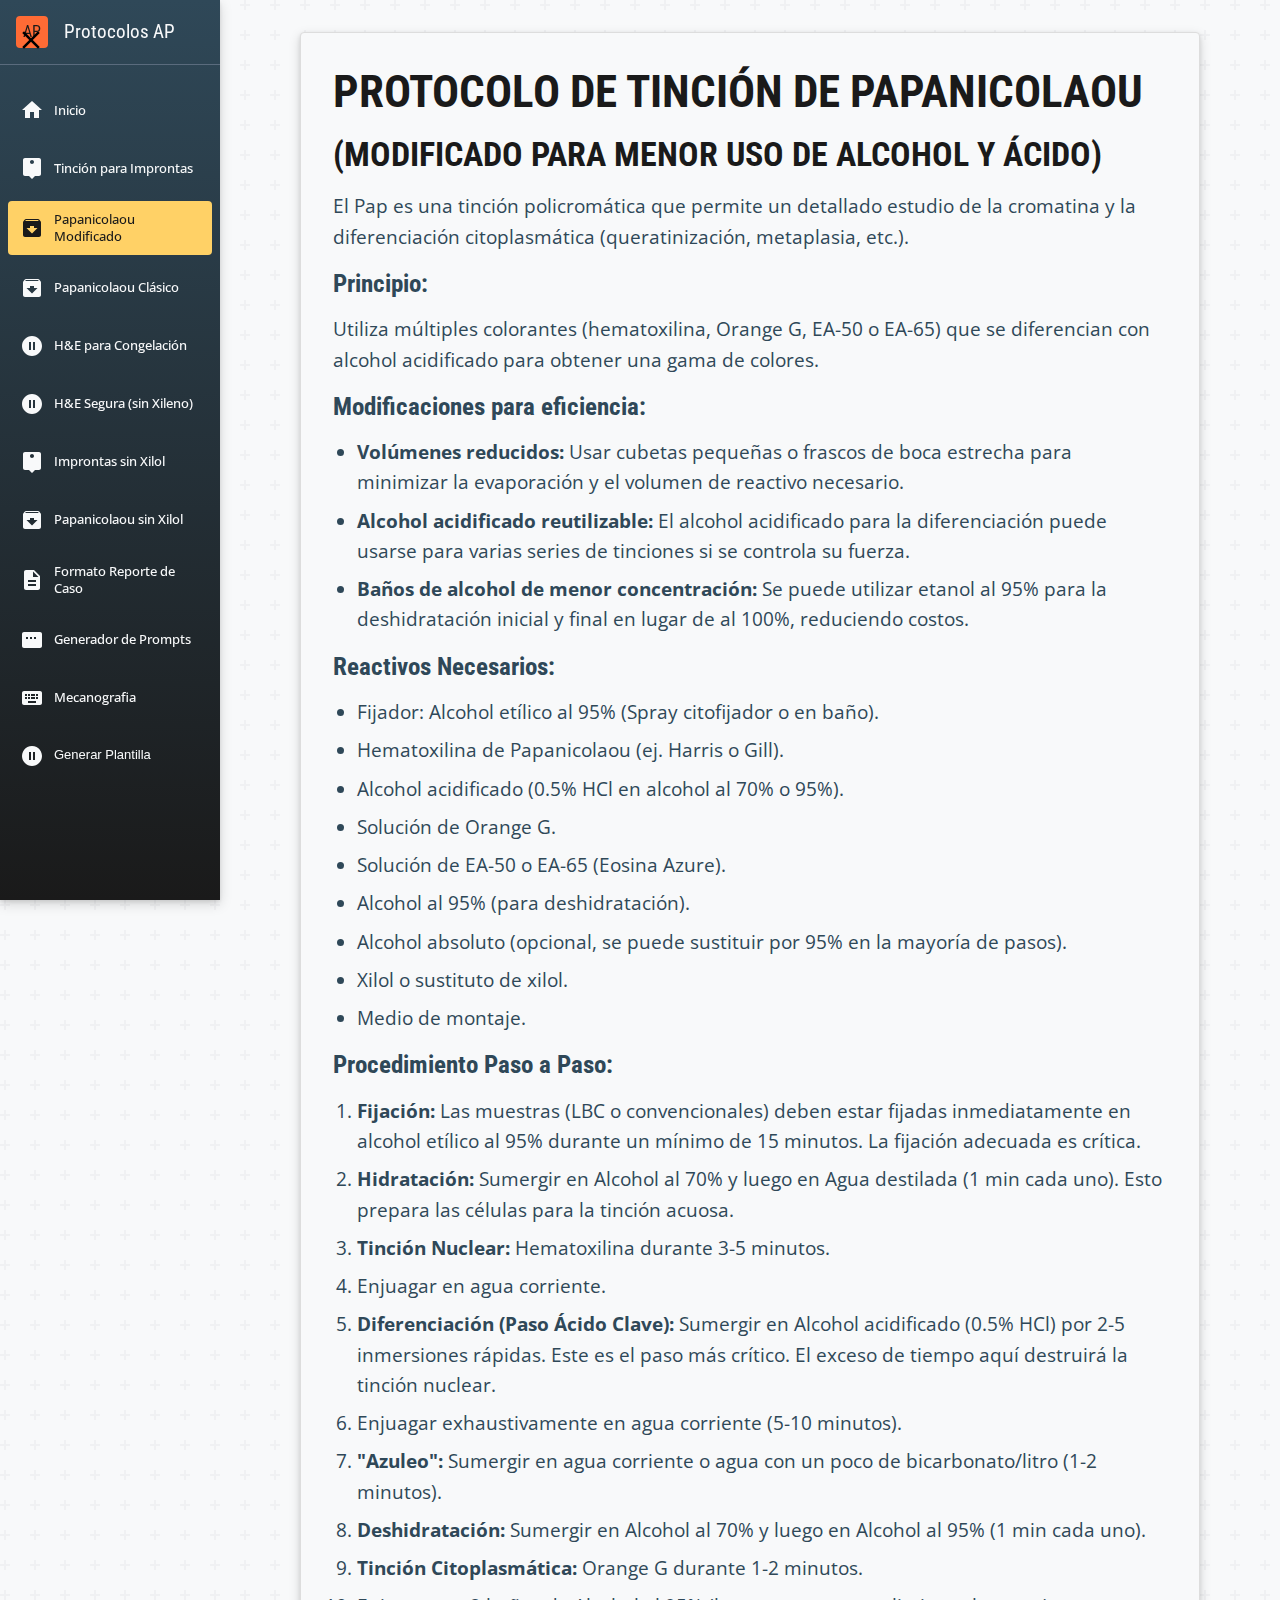
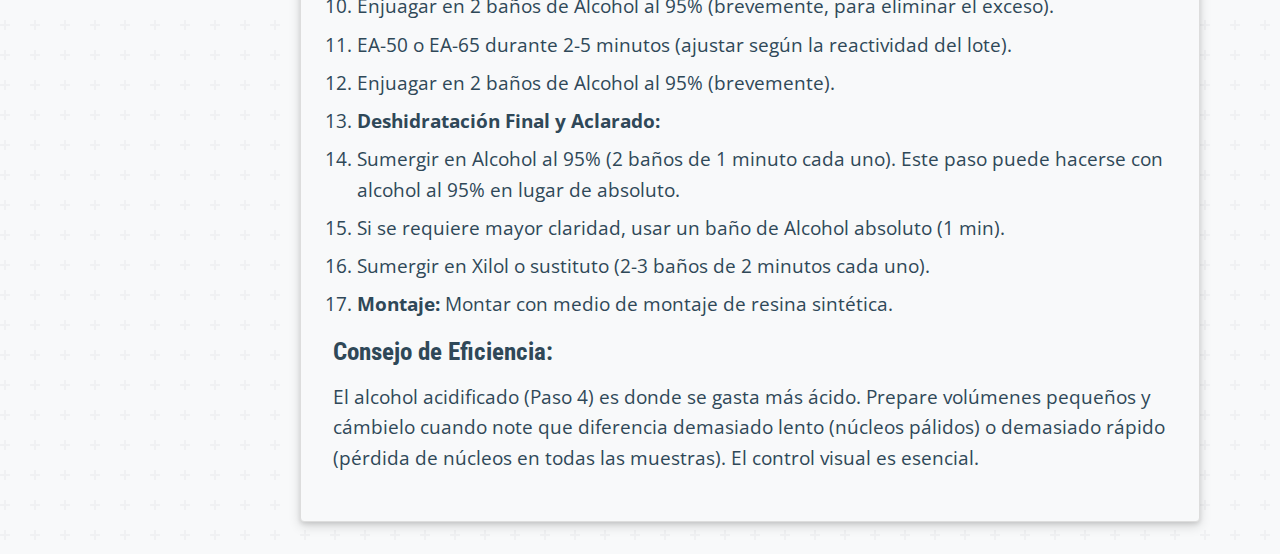
<file: Papanicolaou.html>
<!DOCTYPE html>
<html lang="es">
<head>
    <meta charset="UTF-8">
    <meta name="viewport" content="width=device-width, initial-scale=1.0, maximum-scale=5.0, user-scalable=yes">
    <title>Protocolo de Tinción de Papanicolaou</title>
    <link rel="preconnect" href="https://fonts.googleapis.com">
    <link rel="preconnect" href="https://fonts.gstatic.com" crossorigin>
    <link href="https://fonts.googleapis.com/css2?family=Open+Sans:wght@400;700&family=Roboto+Condensed:wght@700&display=swap" rel="stylesheet">
    <link rel="stylesheet" href="style.css">
</head>
<body>
    <aside class="sidebar" id="main-sidebar">
        <div class="sidebar-header">
            <a href="index.html" class="sidebar-brand">
                <span class="sidebar-brand-icon">AP</span>
                <span class="sidebar-brand-text">Protocolos AP</span>
            </a>
        </div>
        <nav class="sidebar-nav">
            <ul>
                <li><a href="index.html" title="Inicio"><span class="sidebar-icon"><svg xmlns="http://www.w3.org/2000/svg" viewBox="0 0 24 24"><path d="M10 20v-6h4v6h5v-8h3L12 3 2 12h3v8z"/></svg></span><span class="sidebar-text">Inicio</span></a></li>
                <li><a href="Improntas.html" title="Tinción para Improntas"><span class="sidebar-icon"><svg xmlns="http://www.w3.org/2000/svg" viewBox="0 0 24 24"><path d="M19 2H5c-1.1 0-2 .9-2 2v14c0 1.1.9 2 2 2h4l3 3 3-3h4c1.1 0 2-.9 2-2V4c0-1.1-.9-2-2-2zm-7 2c1.11 0 2 .89 2 2s-.89 2-2 2-2-.89-2-2 .89-2 2-2z"/></svg></span><span class="sidebar-text">Tinción para Improntas</span></a></li>
                <li><a href="Papanicolaou.html" class="active" title="Papanicolaou Modificado"><span class="sidebar-icon"><svg xmlns="http://www.w3.org/2000/svg" viewBox="0 0 24 24"><path d="M20.54 5.23l-1.39-1.68C18.88 3.21 18.47 3 18 3H6c-.47 0-.88.21-1.16.55L3.46 5.23C3.17 5.57 3 6.02 3 6.5V19c0 1.1.9 2 2 2h14c1.1 0 2-.9 2-2V6.5c0-.48-.17-.93-.46-1.27zM12 17.5L6.5 12H10v-2h4v2h3.5L12 17.5zM5.12 5l.81-1h12l.94 1H5.12z"/></svg></span><span class="sidebar-text">Papanicolaou Modificado</span></a></li>
                <li><a href="papanicolauclasico.html" title="Papanicolaou Clásico"><span class="sidebar-icon"><svg xmlns="http://www.w3.org/2000/svg" viewBox="0 0 24 24"><path d="M20.54 5.23l-1.39-1.68C18.88 3.21 18.47 3 18 3H6c-.47 0-.88.21-1.16.55L3.46 5.23C3.17 5.57 3 6.02 3 6.5V19c0 1.1.9 2 2 2h14c1.1 0 2-.9 2-2V6.5c0-.48-.17-.93-.46-1.27zM12 17.5L6.5 12H10v-2h4v2h3.5L12 17.5zM5.12 5l.81-1h12l.94 1H5.12z"/></svg></span><span class="sidebar-text">Papanicolaou Clásico</span></a></li>
                <li><a href="he-congelacion.html" title="H&E para Congelación"><span class="sidebar-icon"><svg xmlns="http://www.w3.org/2000/svg" viewBox="0 0 24 24"><path d="M12 2C6.48 2 2 6.48 2 12s4.48 10 10 10 10-4.48 10-10S17.52 2 12 2zm-1 14H9V8h2v8zm4 0h-2V8h2v8z"/></svg></span><span class="sidebar-text">H&E para Congelación</span></a></li>
                <li><a href="he-congelacion-seguro.html" title="H&E Segura (sin Xileno)"><span class="sidebar-icon"><svg xmlns="http://www.w3.org/2000/svg" viewBox="0 0 24 24"><path d="M12 2C6.48 2 2 6.48 2 12s4.48 10 10 10 10-4.48 10-10S17.52 2 12 2zm-1 14H9V8h2v8zm4 0h-2V8h2v8z"/></svg></span><span class="sidebar-text">H&E Segura (sin Xileno)</span></a></li>
                <li><a href="improntas-sin-xilol.html" title="Improntas sin Xilol"><span class="sidebar-icon"><svg xmlns="http://www.w3.org/2000/svg" viewBox="0 0 24 24"><path d="M19 2H5c-1.1 0-2 .9-2 2v14c0 1.1.9 2 2 2h4l3 3 3-3h4c1.1 0 2-.9 2-2V4c0-1.1-.9-2-2-2zm-7 2c1.11 0 2 .89 2 2s-.89 2-2 2-2-.89-2-2 .89-2 2-2z"/></svg></span><span class="sidebar-text">Improntas sin Xilol</span></a></li>
                <li><a href="papanicolau-sin-xilol.html" title="Papanicolaou sin Xilol"><span class="sidebar-icon"><svg xmlns="http://www.w3.org/2000/svg" viewBox="0 0 24 24"><path d="M20.54 5.23l-1.39-1.68C18.88 3.21 18.47 3 18 3H6c-.47 0-.88.21-1.16.55L3.46 5.23C3.17 5.57 3 6.02 3 6.5V19c0 1.1.9 2 2 2h14c1.1 0 2-.9 2-2V6.5c0-.48-.17-.93-.46-1.27zM12 17.5L6.5 12H10v-2h4v2h3.5L12 17.5zM5.12 5l.81-1h12l.94 1H5.12z"/></svg></span><span class="sidebar-text">Papanicolaou sin Xilol</span></a></li>
                <li><a href="formato-reporte-caso.html" title="Formato Reporte de Caso"><span class="sidebar-icon"><svg xmlns="http://www.w3.org/2000/svg" viewBox="0 0 24 24"><path d="M14 2H6c-1.1 0-1.99.9-1.99 2L4 20c0 1.1.89 2 1.99 2H18c1.1 0 2-.9 2-2V8l-6-6zm2 16H8v-2h8v2zm0-4H8v-2h8v2zm-3-5V3.5L18.5 9H13z"/></svg></span><span class="sidebar-text">Formato Reporte de Caso</span></a></li>
                <li><a href="formularioreporteap.html" title="Generador de Prompts"><span class="sidebar-icon"><svg xmlns="http://www.w3.org/2000/svg" viewBox="0 0 24 24"><path d="M20 4H4c-1.1 0-2 .9-2 2v12c0 1.1.9 2 2 2h16c1.1 0 2-.9 2-2V6c0-1.1-.9-2-2-2zM8 11H6V9h2v2zm4 0h-2V9h2v2zm4 0h-2V9h2v2z"/></svg></span><span class="sidebar-text">Generador de Prompts</span></a></li>
                <li><a href="mecanografia.html" title="Mecanografia"><span class="sidebar-icon"><svg xmlns="http://www.w3.org/2000/svg" viewBox="0 0 24 24"><path d="M20 5H4c-1.1 0-1.99.9-1.99 2L2 17c0 1.1.9 2 2 2h16c1.1 0 2-.9 2-2V7c0-1.1-.9-2-2-2zm-9 3h2v2h-2V8zm0 3h2v2h-2v-2zM8 8h2v2H8V8zm0 3h2v2H8v-2zm-1 2H5v-2h2v2zm0-3H5V8h2v2zm9 7H8v-2h8v2zm-1-4h-2v-2h2v2zm0-3h-2V8h2v2zm3 3h-2v-2h2v2zm0-3h-2V8h2v2z"/></svg></span><span class="sidebar-text">Mecanografia</span></a></li>
                <li><button id="prompt-diagnostico-btn" title="Generar Plantilla"><span class="sidebar-icon"><svg xmlns="http://www.w3.org/2000/svg" viewBox="0 0 24 24"><path d="M12 2C6.48 2 2 6.48 2 12s4.48 10 10 10 10-4.48 10-10S17.52 2 12 2zm-1 14H9V8h2v8zm4 0h-2V8h2v8z"/></svg></span><span class="sidebar-text">Generar Plantilla</span></button></li>
            </ul>
        </nav>
    </aside>

    <button class="sidebar-toggle" aria-label="Alternar menú" aria-controls="main-sidebar" aria-expanded="false">
        <svg class="icon-menu" xmlns="http://www.w3.org/2000/svg" viewBox="0 0 24 24"><path d="M3 18h18v-2H3v2zm0-5h18v-2H3v2zm0-7v2h18V6H3z"/></svg>
        <svg class="icon-close" xmlns="http://www.w3.org/2000/svg" viewBox="0 0 24 24"><path d="M19 6.41L17.59 5 12 10.59 6.41 5 5 6.41 10.59 12 5 17.59 6.41 19 12 13.41 17.59 19 19 17.59 13.41 12z"/></svg>
    </button>

    <div class="main-content">
        <main class="page-container">
            <h1>PROTOCOLO DE TINCIÓN DE PAPANICOLAOU</h1>
            <h2>(MODIFICADO PARA MENOR USO DE ALCOHOL Y ÁCIDO)</h2>
            <p>El Pap es una tinción policromática que permite un detallado estudio de la cromatina y la diferenciación citoplasmática (queratinización, metaplasia, etc.).</p>

            <h3>Principio:</h3>
            <p>Utiliza múltiples colorantes (hematoxilina, Orange G, EA-50 o EA-65) que se diferencian con alcohol acidificado para obtener una gama de colores.</p>

            <h3>Modificaciones para eficiencia:</h3>
            <ul>
                <li><strong>Volúmenes reducidos:</strong> Usar cubetas pequeñas o frascos de boca estrecha para minimizar la evaporación y el volumen de reactivo necesario.</li>
                <li><strong>Alcohol acidificado reutilizable:</strong> El alcohol acidificado para la diferenciación puede usarse para varias series de tinciones si se controla su fuerza.</li>
                <li><strong>Baños de alcohol de menor concentración:</strong> Se puede utilizar etanol al 95% para la deshidratación inicial y final en lugar de al 100%, reduciendo costos.</li>
            </ul>

            <h3>Reactivos Necesarios:</h3>
            <ul>
                <li>Fijador: Alcohol etílico al 95% (Spray citofijador o en baño).</li>
                <li>Hematoxilina de Papanicolaou (ej. Harris o Gill).</li>
                <li>Alcohol acidificado (0.5% HCl en alcohol al 70% o 95%).</li>
                <li>Solución de Orange G.</li>
                <li>Solución de EA-50 o EA-65 (Eosina Azure).</li>
                <li>Alcohol al 95% (para deshidratación).</li>
                <li>Alcohol absoluto (opcional, se puede sustituir por 95% en la mayoría de pasos).</li>
                <li>Xilol o sustituto de xilol.</li>
                <li>Medio de montaje.</li>
            </ul>

            <h3>Procedimiento Paso a Paso:</h3>
            <ol>
                <li><strong>Fijación:</strong> Las muestras (LBC o convencionales) deben estar fijadas inmediatamente en alcohol etílico al 95% durante un mínimo de 15 minutos. La fijación adecuada es crítica.</li>
                <li><strong>Hidratación:</strong> Sumergir en Alcohol al 70% y luego en Agua destilada (1 min cada uno). Esto prepara las células para la tinción acuosa.</li>
                <li><strong>Tinción Nuclear:</strong> Hematoxilina durante 3-5 minutos.</li>
                <li>Enjuagar en agua corriente.</li>
                <li><strong>Diferenciación (Paso Ácido Clave):</strong> Sumergir en Alcohol acidificado (0.5% HCl) por 2-5 inmersiones rápidas. Este es el paso más crítico. El exceso de tiempo aquí destruirá la tinción nuclear.</li>
                <li>Enjuagar exhaustivamente en agua corriente (5-10 minutos).</li>
                <li><strong>"Azuleo":</strong> Sumergir en agua corriente o agua con un poco de bicarbonato/litro (1-2 minutos).</li>
                <li><strong>Deshidratación:</strong> Sumergir en Alcohol al 70% y luego en Alcohol al 95% (1 min cada uno).</li>
                <li><strong>Tinción Citoplasmática:</strong> Orange G durante 1-2 minutos.</li>
                <li>Enjuagar en 2 baños de Alcohol al 95% (brevemente, para eliminar el exceso).</li>
                <li>EA-50 o EA-65 durante 2-5 minutos (ajustar según la reactividad del lote).</li>
                <li>Enjuagar en 2 baños de Alcohol al 95% (brevemente).</li>
                <li><strong>Deshidratación Final y Aclarado:</strong></li>
                <li>Sumergir en Alcohol al 95% (2 baños de 1 minuto cada uno). Este paso puede hacerse con alcohol al 95% en lugar de absoluto.</li>
                <li>Si se requiere mayor claridad, usar un baño de Alcohol absoluto (1 min).</li>
                <li>Sumergir en Xilol o sustituto (2-3 baños de 2 minutos cada uno).</li>
                <li><strong>Montaje:</strong> Montar con medio de montaje de resina sintética.</li>
            </ol>

            <h3>Consejo de Eficiencia:</h3>
            <p>El alcohol acidificado (Paso 4) es donde se gasta más ácido. Prepare volúmenes pequeños y cámbielo cuando note que diferencia demasiado lento (núcleos pálidos) o demasiado rápido (pérdida de núcleos en todas las muestras). El control visual es esencial.</p>
        </main>
    </div>

    <!-- Modal para Prompt Diagnóstico -->
    <div id="modal-prompt" class="modal">
        <div class="modal-content">
            <h2>Colocar Diagnóstico</h2>
            <label for="input-diagnostico">Introduce el diagnóstico:</label>
            <input type="text" id="input-diagnostico" placeholder="Ej: adenocarcinoma de pulmón">
            <div class="modal-buttons">
                <button id="cancelar-btn" class="btn btn-secondary">Cancelar</button>
                <button id="generar-btn" class="btn btn-primary">Generar</button>
            </div>
            <div class="result-container" id="result-container">
                <p class="copy-message" id="copy-message">¡Texto copiado al portapapeles!</p>
                <div class="result-text" id="result-text"></div>
                <div class="modal-buttons">
                    <button id="copiar-btn" class="btn btn-primary">Copiar y Abrir DeepSeek</button>
                    <button id="cerrar-btn" class="btn btn-secondary">Cerrar</button>
                </div>
            </div>
        </div>
    </div>

    <script src="scripts.js"></script>
</body>
</html>
</file>
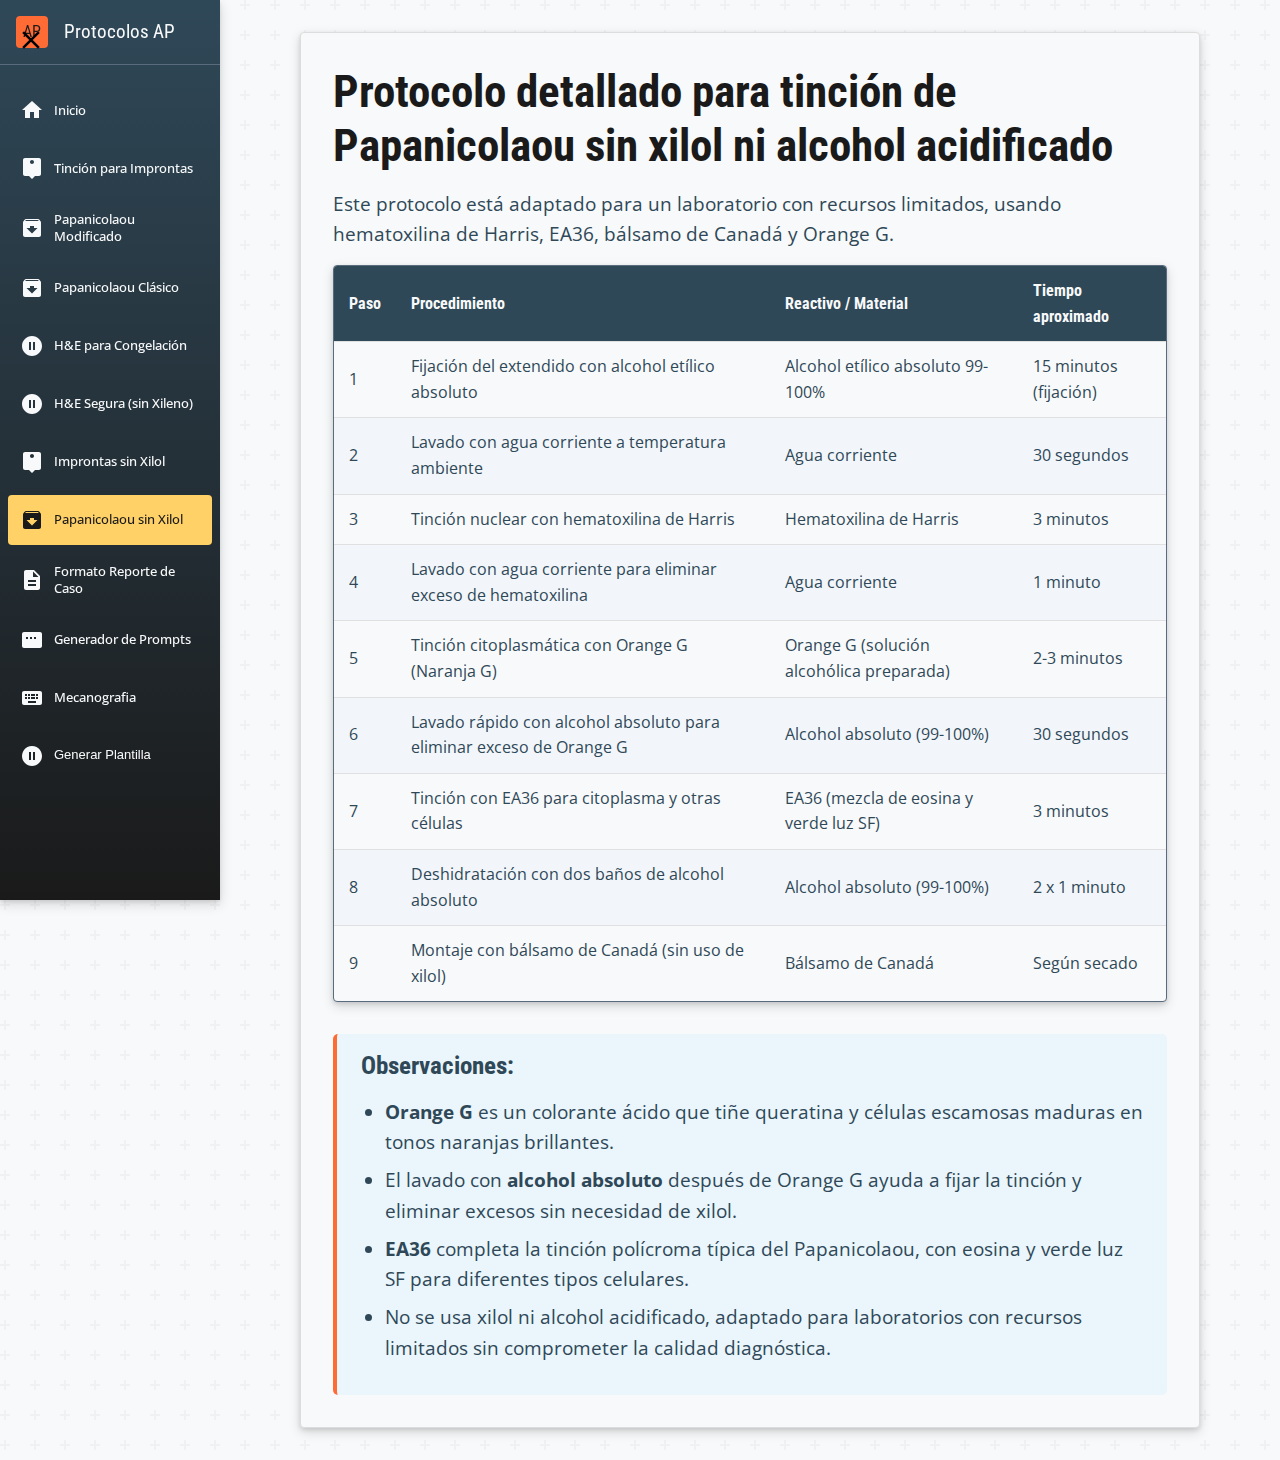
<file: papanicolau-sin-xilol.html>
<!DOCTYPE html>
<html lang="es">
<head>
    <meta charset="UTF-8">
    <meta name="viewport" content="width=device-width, initial-scale=1.0">
    <title>Protocolo Papanicolaou sin Xilol ni Alcohol Acidificado</title>
    <link rel="preconnect" href="https://fonts.googleapis.com">
    <link rel="preconnect" href="https://fonts.gstatic.com" crossorigin>
    <link href="https://fonts.googleapis.com/css2?family=Open+Sans:wght@400;700&family=Roboto+Condensed:wght@700&display=swap" rel="stylesheet">
    <link rel="stylesheet" href="style.css">
</head>
<body>
    <aside class="sidebar" id="main-sidebar">
        <div class="sidebar-header">
            <a href="index.html" class="sidebar-brand">
                <span class="sidebar-brand-icon">AP</span>
                <span class="sidebar-brand-text">Protocolos AP</span>
            </a>
        </div>
        <nav class="sidebar-nav">
            <ul>
                <li><a href="index.html" title="Inicio"><span class="sidebar-icon"><svg xmlns="http://www.w3.org/2000/svg" viewBox="0 0 24 24"><path d="M10 20v-6h4v6h5v-8h3L12 3 2 12h3v8z"/></svg></span><span class="sidebar-text">Inicio</span></a></li>
                <li><a href="Improntas.html" title="Tinción para Improntas"><span class="sidebar-icon"><svg xmlns="http://www.w3.org/2000/svg" viewBox="0 0 24 24"><path d="M19 2H5c-1.1 0-2 .9-2 2v14c0 1.1.9 2 2 2h4l3 3 3-3h4c1.1 0 2-.9 2-2V4c0-1.1-.9-2-2-2zm-7 2c1.11 0 2 .89 2 2s-.89 2-2 2-2-.89-2-2 .89-2 2-2z"/></svg></span><span class="sidebar-text">Tinción para Improntas</span></a></li>
                <li><a href="Papanicolaou.html" title="Papanicolaou Modificado"><span class="sidebar-icon"><svg xmlns="http://www.w3.org/2000/svg" viewBox="0 0 24 24"><path d="M20.54 5.23l-1.39-1.68C18.88 3.21 18.47 3 18 3H6c-.47 0-.88.21-1.16.55L3.46 5.23C3.17 5.57 3 6.02 3 6.5V19c0 1.1.9 2 2 2h14c1.1 0 2-.9 2-2V6.5c0-.48-.17-.93-.46-1.27zM12 17.5L6.5 12H10v-2h4v2h3.5L12 17.5zM5.12 5l.81-1h12l.94 1H5.12z"/></svg></span><span class="sidebar-text">Papanicolaou Modificado</span></a></li>
                <li><a href="papanicolauclasico.html" title="Papanicolaou Clásico"><span class="sidebar-icon"><svg xmlns="http://www.w3.org/2000/svg" viewBox="0 0 24 24"><path d="M20.54 5.23l-1.39-1.68C18.88 3.21 18.47 3 18 3H6c-.47 0-.88.21-1.16.55L3.46 5.23C3.17 5.57 3 6.02 3 6.5V19c0 1.1.9 2 2 2h14c1.1 0 2-.9 2-2V6.5c0-.48-.17-.93-.46-1.27zM12 17.5L6.5 12H10v-2h4v2h3.5L12 17.5zM5.12 5l.81-1h12l.94 1H5.12z"/></svg></span><span class="sidebar-text">Papanicolaou Clásico</span></a></li>
                <li><a href="he-congelacion.html" title="H&E para Congelación"><span class="sidebar-icon"><svg xmlns="http://www.w3.org/2000/svg" viewBox="0 0 24 24"><path d="M12 2C6.48 2 2 6.48 2 12s4.48 10 10 10 10-4.48 10-10S17.52 2 12 2zm-1 14H9V8h2v8zm4 0h-2V8h2v8z"/></svg></span><span class="sidebar-text">H&E para Congelación</span></a></li>
                <li><a href="he-congelacion-seguro.html" title="H&E Segura (sin Xileno)"><span class="sidebar-icon"><svg xmlns="http://www.w3.org/2000/svg" viewBox="0 0 24 24"><path d="M12 2C6.48 2 2 6.48 2 12s4.48 10 10 10 10-4.48 10-10S17.52 2 12 2zm-1 14H9V8h2v8zm4 0h-2V8h2v8z"/></svg></span><span class="sidebar-text">H&E Segura (sin Xileno)</span></a></li>
                <li><a href="improntas-sin-xilol.html" title="Improntas sin Xilol"><span class="sidebar-icon"><svg xmlns="http://www.w3.org/2000/svg" viewBox="0 0 24 24"><path d="M19 2H5c-1.1 0-2 .9-2 2v14c0 1.1.9 2 2 2h4l3 3 3-3h4c1.1 0 2-.9 2-2V4c0-1.1-.9-2-2-2zm-7 2c1.11 0 2 .89 2 2s-.89 2-2 2-2-.89-2-2 .89-2 2-2z"/></svg></span><span class="sidebar-text">Improntas sin Xilol</span></a></li>
                <li><a href="papanicolau-sin-xilol.html" class="active" title="Papanicolaou sin Xilol"><span class="sidebar-icon"><svg xmlns="http://www.w3.org/2000/svg" viewBox="0 0 24 24"><path d="M20.54 5.23l-1.39-1.68C18.88 3.21 18.47 3 18 3H6c-.47 0-.88.21-1.16.55L3.46 5.23C3.17 5.57 3 6.02 3 6.5V19c0 1.1.9 2 2 2h14c1.1 0 2-.9 2-2V6.5c0-.48-.17-.93-.46-1.27zM12 17.5L6.5 12H10v-2h4v2h3.5L12 17.5zM5.12 5l.81-1h12l.94 1H5.12z"/></svg></span><span class="sidebar-text">Papanicolaou sin Xilol</span></a></li>
                <li><a href="formato-reporte-caso.html" title="Formato Reporte de Caso"><span class="sidebar-icon"><svg xmlns="http://www.w3.org/2000/svg" viewBox="0 0 24 24"><path d="M14 2H6c-1.1 0-1.99.9-1.99 2L4 20c0 1.1.89 2 1.99 2H18c1.1 0 2-.9 2-2V8l-6-6zm2 16H8v-2h8v2zm0-4H8v-2h8v2zm-3-5V3.5L18.5 9H13z"/></svg></span><span class="sidebar-text">Formato Reporte de Caso</span></a></li>
                <li><a href="formularioreporteap.html" title="Generador de Prompts"><span class="sidebar-icon"><svg xmlns="http://www.w3.org/2000/svg" viewBox="0 0 24 24"><path d="M20 4H4c-1.1 0-2 .9-2 2v12c0 1.1.9 2 2 2h16c1.1 0 2-.9 2-2V6c0-1.1-.9-2-2-2zM8 11H6V9h2v2zm4 0h-2V9h2v2zm4 0h-2V9h2v2z"/></svg></span><span class="sidebar-text">Generador de Prompts</span></a></li>
                <li><a href="mecanografia.html" title="Mecanografia"><span class="sidebar-icon"><svg xmlns="http://www.w3.org/2000/svg" viewBox="0 0 24 24"><path d="M20 5H4c-1.1 0-1.99.9-1.99 2L2 17c0 1.1.9 2 2 2h16c1.1 0 2-.9 2-2V7c0-1.1-.9-2-2-2zm-9 3h2v2h-2V8zm0 3h2v2h-2v-2zM8 8h2v2H8V8zm0 3h2v2H8v-2zm-1 2H5v-2h2v2zm0-3H5V8h2v2zm9 7H8v-2h8v2zm-1-4h-2v-2h2v2zm0-3h-2V8h2v2zm3 3h-2v-2h2v2zm0-3h-2V8h2v2z"/></svg></span><span class="sidebar-text">Mecanografia</span></a></li>
                <li><button id="prompt-diagnostico-btn" title="Generar Plantilla"><span class="sidebar-icon"><svg xmlns="http://www.w3.org/2000/svg" viewBox="0 0 24 24"><path d="M12 2C6.48 2 2 6.48 2 12s4.48 10 10 10 10-4.48 10-10S17.52 2 12 2zm-1 14H9V8h2v8zm4 0h-2V8h2v8z"/></svg></span><span class="sidebar-text">Generar Plantilla</span></button></li>
            </ul>
        </nav>
    </aside>

    <button class="sidebar-toggle" aria-label="Alternar menú" aria-controls="main-sidebar" aria-expanded="false">
        <svg class="icon-menu" xmlns="http://www.w3.org/2000/svg" viewBox="0 0 24 24"><path d="M3 18h18v-2H3v2zm0-5h18v-2H3v2zm0-7v2h18V6H3z"/></svg>
        <svg class="icon-close" xmlns="http://www.w3.org/2000/svg" viewBox="0 0 24 24"><path d="M19 6.41L17.59 5 12 10.59 6.41 5 5 6.41 10.59 12 5 17.59 6.41 19 12 13.41 17.59 19 19 17.59 13.41 12z"/></svg>
    </button>

    <div class="main-content">
        <main class="page-container">
            <h1>Protocolo detallado para tinción de Papanicolaou sin xilol ni alcohol acidificado</h1>
            <p>Este protocolo está adaptado para un laboratorio con recursos limitados, usando hematoxilina de Harris, EA36, bálsamo de Canadá y Orange G.</p>

            <div class="table-container">
                <table>
                    <thead><tr><th>Paso</th><th>Procedimiento</th><th>Reactivo / Material</th><th>Tiempo aproximado</th></tr></thead>
                    <tbody>
                        <tr><td>1</td><td>Fijación del extendido con alcohol etílico absoluto</td><td>Alcohol etílico absoluto 99-100%</td><td>15 minutos (fijación)</td></tr>
                        <tr><td>2</td><td>Lavado con agua corriente a temperatura ambiente</td><td>Agua corriente</td><td>30 segundos</td></tr>
                        <tr><td>3</td><td>Tinción nuclear con hematoxilina de Harris</td><td>Hematoxilina de Harris</td><td>3 minutos</td></tr>
                        <tr><td>4</td><td>Lavado con agua corriente para eliminar exceso de hematoxilina</td><td>Agua corriente</td><td>1 minuto</td></tr>
                        <tr><td>5</td><td>Tinción citoplasmática con Orange G (Naranja G)</td><td>Orange G (solución alcohólica preparada)</td><td>2-3 minutos</td></tr>
                        <tr><td>6</td><td>Lavado rápido con alcohol absoluto para eliminar exceso de Orange G</td><td>Alcohol absoluto (99-100%)</td><td>30 segundos</td></tr>
                        <tr><td>7</td><td>Tinción con EA36 para citoplasma y otras células</td><td>EA36 (mezcla de eosina y verde luz SF)</td><td>3 minutos</td></tr>
                        <tr><td>8</td><td>Deshidratación con dos baños de alcohol absoluto</td><td>Alcohol absoluto (99-100%)</td><td>2 x 1 minuto</td></tr>
                        <tr><td>9</td><td>Montaje con bálsamo de Canadá (sin uso de xilol)</td><td>Bálsamo de Canadá</td><td>Según secado</td></tr>
                    </tbody>
                </table>
            </div>

            <div class="notes-section">
                <h3>Observaciones:</h3>
                <ul>
                    <li><strong>Orange G</strong> es un colorante ácido que tiñe queratina y células escamosas maduras en tonos naranjas brillantes.</li>
                    <li>El lavado con <strong>alcohol absoluto</strong> después de Orange G ayuda a fijar la tinción y eliminar excesos sin necesidad de xilol.</li>
                    <li><strong>EA36</strong> completa la tinción polícroma típica del Papanicolaou, con eosina y verde luz SF para diferentes tipos celulares.</li>
                    <li>No se usa xilol ni alcohol acidificado, adaptado para laboratorios con recursos limitados sin comprometer la calidad diagnóstica.</li>
                </ul>
            </div>
        </main>
    </div>

    <!-- Modal para Prompt Diagnóstico -->
    <div id="modal-prompt" class="modal">
        <div class="modal-content">
            <h2>Colocar Diagnóstico</h2>
            <label for="input-diagnostico">Introduce el diagnóstico:</label>
            <input type="text" id="input-diagnostico" placeholder="Ej: adenocarcinoma de pulmón">
            <div class="modal-buttons">
                <button id="cancelar-btn" class="btn btn-secondary">Cancelar</button>
                <button id="generar-btn" class="btn btn-primary">Generar</button>
            </div>
            <div class="result-container" id="result-container">
                <p class="copy-message" id="copy-message">¡Texto copiado al portapapeles!</p>
                <div class="result-text" id="result-text"></div>
                <div class="modal-buttons">
                    <button id="copiar-btn" class="btn btn-primary">Copiar y Abrir DeepSeek</button>
                    <button id="cerrar-btn" class="btn btn-secondary">Cerrar</button>
                </div>
            </div>
        </div>
    </div>

    <script src="scripts.js"></script>
</body>
</html>
</file>
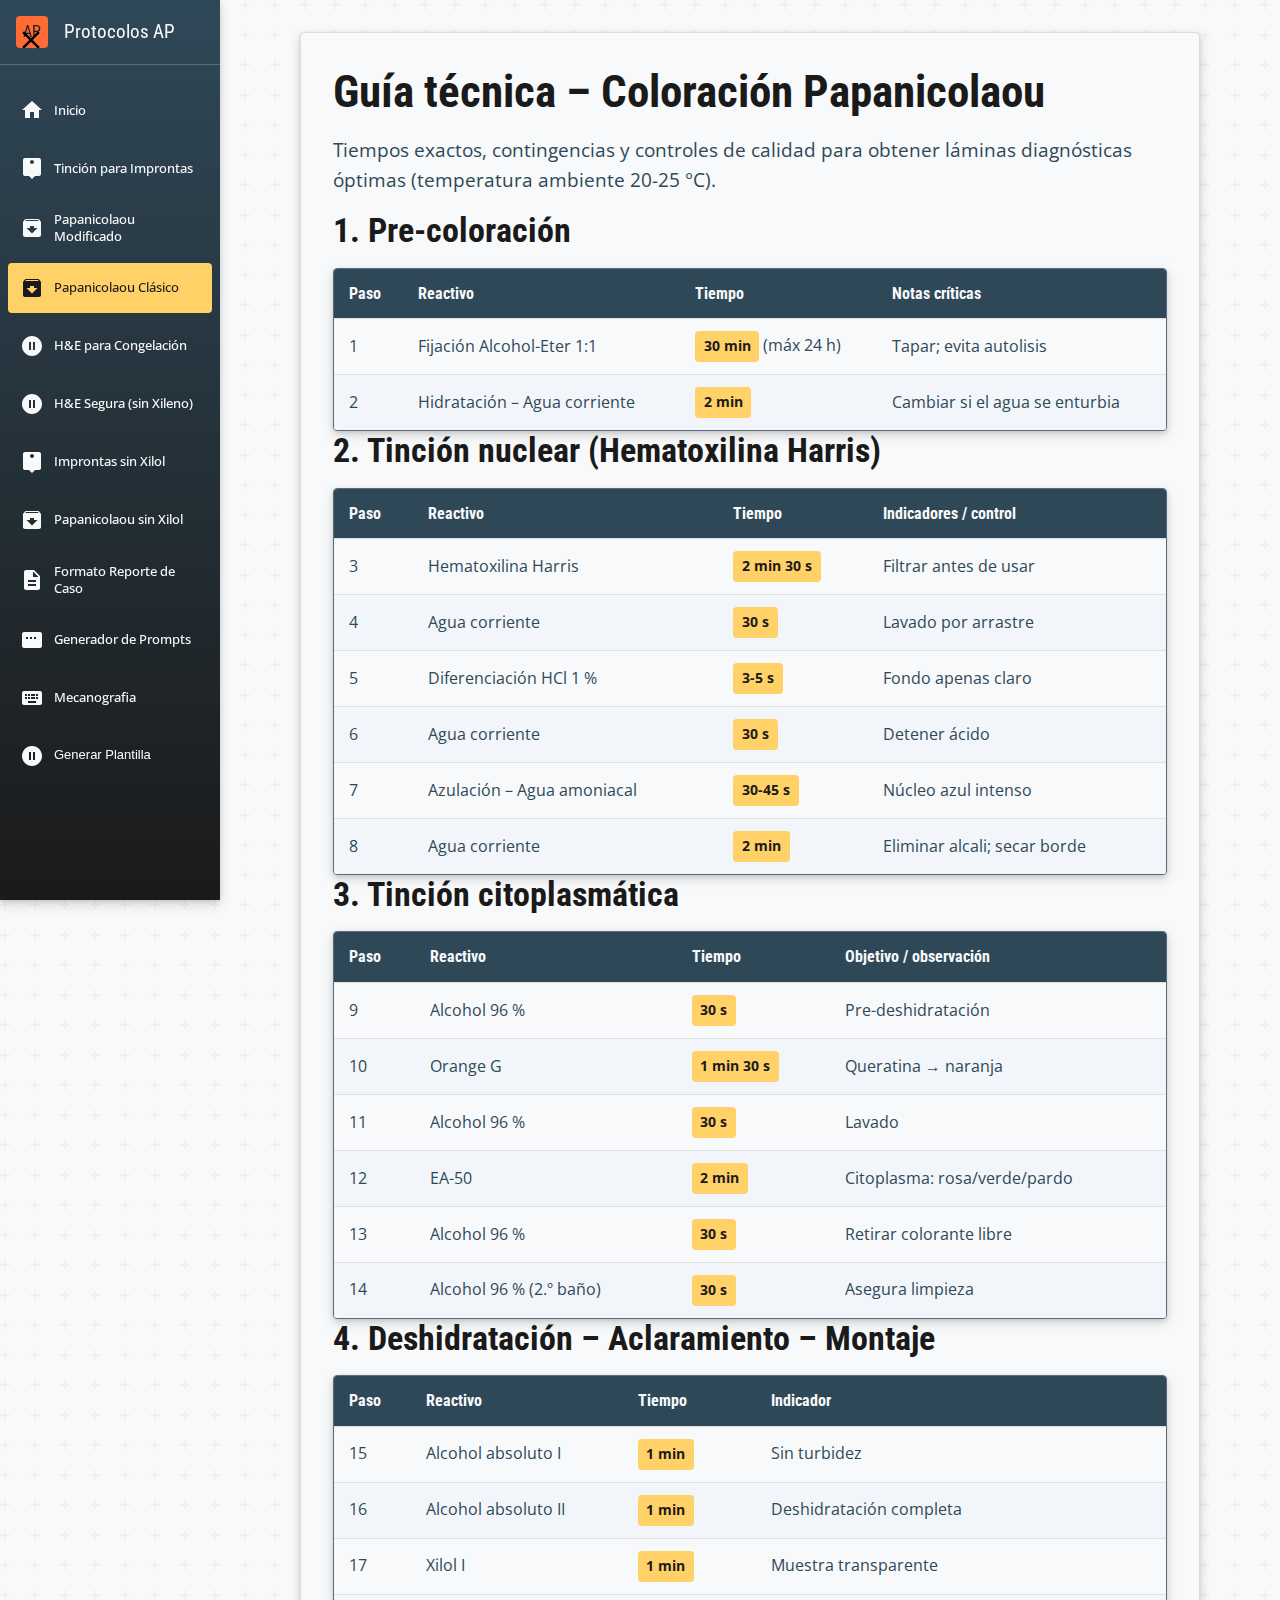
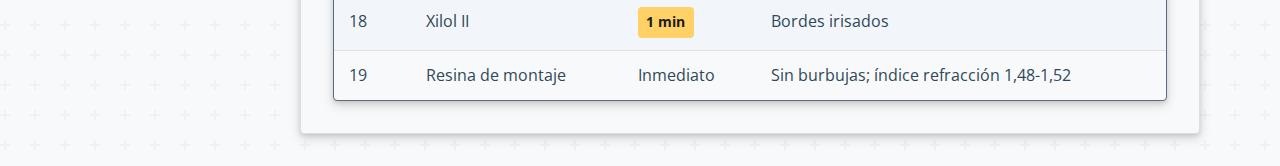
<file: papanicolauclasico.html>
<!DOCTYPE html>
<html lang="es">
<head>
    <meta charset="UTF-8">
    <meta name="viewport" content="width=device-width, initial-scale=1.0, maximum-scale=5.0, user-scalable=yes">
    <title>Guía técnica – Coloración Papanicolaou Clásico</title>
    <link rel="preconnect" href="https://fonts.googleapis.com">
    <link rel="preconnect" href="https://fonts.gstatic.com" crossorigin>
    <link href="https://fonts.googleapis.com/css2?family=Open+Sans:wght@400;700&family=Roboto+Condensed:wght@700&display=swap" rel="stylesheet">
    <link rel="stylesheet" href="style.css">
</head>
<body>
    <aside class="sidebar" id="main-sidebar">
        <div class="sidebar-header">
            <a href="index.html" class="sidebar-brand">
                <span class="sidebar-brand-icon">AP</span>
                <span class="sidebar-brand-text">Protocolos AP</span>
            </a>
        </div>
        <nav class="sidebar-nav">
            <ul>
                <li><a href="index.html" title="Inicio"><span class="sidebar-icon"><svg xmlns="http://www.w3.org/2000/svg" viewBox="0 0 24 24"><path d="M10 20v-6h4v6h5v-8h3L12 3 2 12h3v8z"/></svg></span><span class="sidebar-text">Inicio</span></a></li>
                <li><a href="Improntas.html" title="Tinción para Improntas"><span class="sidebar-icon"><svg xmlns="http://www.w3.org/2000/svg" viewBox="0 0 24 24"><path d="M19 2H5c-1.1 0-2 .9-2 2v14c0 1.1.9 2 2 2h4l3 3 3-3h4c1.1 0 2-.9 2-2V4c0-1.1-.9-2-2-2zm-7 2c1.11 0 2 .89 2 2s-.89 2-2 2-2-.89-2-2 .89-2 2-2z"/></svg></span><span class="sidebar-text">Tinción para Improntas</span></a></li>
                <li><a href="Papanicolaou.html" title="Papanicolaou Modificado"><span class="sidebar-icon"><svg xmlns="http://www.w3.org/2000/svg" viewBox="0 0 24 24"><path d="M20.54 5.23l-1.39-1.68C18.88 3.21 18.47 3 18 3H6c-.47 0-.88.21-1.16.55L3.46 5.23C3.17 5.57 3 6.02 3 6.5V19c0 1.1.9 2 2 2h14c1.1 0 2-.9 2-2V6.5c0-.48-.17-.93-.46-1.27zM12 17.5L6.5 12H10v-2h4v2h3.5L12 17.5zM5.12 5l.81-1h12l.94 1H5.12z"/></svg></span><span class="sidebar-text">Papanicolaou Modificado</span></a></li>
                <li><a href="papanicolauclasico.html" class="active" title="Papanicolaou Clásico"><span class="sidebar-icon"><svg xmlns="http://www.w3.org/2000/svg" viewBox="0 0 24 24"><path d="M20.54 5.23l-1.39-1.68C18.88 3.21 18.47 3 18 3H6c-.47 0-.88.21-1.16.55L3.46 5.23C3.17 5.57 3 6.02 3 6.5V19c0 1.1.9 2 2 2h14c1.1 0 2-.9 2-2V6.5c0-.48-.17-.93-.46-1.27zM12 17.5L6.5 12H10v-2h4v2h3.5L12 17.5zM5.12 5l.81-1h12l.94 1H5.12z"/></svg></span><span class="sidebar-text">Papanicolaou Clásico</span></a></li>
                <li><a href="he-congelacion.html" title="H&E para Congelación"><span class="sidebar-icon"><svg xmlns="http://www.w3.org/2000/svg" viewBox="0 0 24 24"><path d="M12 2C6.48 2 2 6.48 2 12s4.48 10 10 10 10-4.48 10-10S17.52 2 12 2zm-1 14H9V8h2v8zm4 0h-2V8h2v8z"/></svg></span><span class="sidebar-text">H&E para Congelación</span></a></li>
                <li><a href="he-congelacion-seguro.html" title="H&E Segura (sin Xileno)"><span class="sidebar-icon"><svg xmlns="http://www.w3.org/2000/svg" viewBox="0 0 24 24"><path d="M12 2C6.48 2 2 6.48 2 12s4.48 10 10 10 10-4.48 10-10S17.52 2 12 2zm-1 14H9V8h2v8zm4 0h-2V8h2v8z"/></svg></span><span class="sidebar-text">H&E Segura (sin Xileno)</span></a></li>
                <li><a href="improntas-sin-xilol.html" title="Improntas sin Xilol"><span class="sidebar-icon"><svg xmlns="http://www.w3.org/2000/svg" viewBox="0 0 24 24"><path d="M19 2H5c-1.1 0-2 .9-2 2v14c0 1.1.9 2 2 2h4l3 3 3-3h4c1.1 0 2-.9 2-2V4c0-1.1-.9-2-2-2zm-7 2c1.11 0 2 .89 2 2s-.89 2-2 2-2-.89-2-2 .89-2 2-2z"/></svg></span><span class="sidebar-text">Improntas sin Xilol</span></a></li>
                <li><a href="papanicolau-sin-xilol.html" title="Papanicolaou sin Xilol"><span class="sidebar-icon"><svg xmlns="http://www.w3.org/2000/svg" viewBox="0 0 24 24"><path d="M20.54 5.23l-1.39-1.68C18.88 3.21 18.47 3 18 3H6c-.47 0-.88.21-1.16.55L3.46 5.23C3.17 5.57 3 6.02 3 6.5V19c0 1.1.9 2 2 2h14c1.1 0 2-.9 2-2V6.5c0-.48-.17-.93-.46-1.27zM12 17.5L6.5 12H10v-2h4v2h3.5L12 17.5zM5.12 5l.81-1h12l.94 1H5.12z"/></svg></span><span class="sidebar-text">Papanicolaou sin Xilol</span></a></li>
                <li><a href="formato-reporte-caso.html" title="Formato Reporte de Caso"><span class="sidebar-icon"><svg xmlns="http://www.w3.org/2000/svg" viewBox="0 0 24 24"><path d="M14 2H6c-1.1 0-1.99.9-1.99 2L4 20c0 1.1.89 2 1.99 2H18c1.1 0 2-.9 2-2V8l-6-6zm2 16H8v-2h8v2zm0-4H8v-2h8v2zm-3-5V3.5L18.5 9H13z"/></svg></span><span class="sidebar-text">Formato Reporte de Caso</span></a></li>
                <li><a href="formularioreporteap.html" title="Generador de Prompts"><span class="sidebar-icon"><svg xmlns="http://www.w3.org/2000/svg" viewBox="0 0 24 24"><path d="M20 4H4c-1.1 0-2 .9-2 2v12c0 1.1.9 2 2 2h16c1.1 0 2-.9 2-2V6c0-1.1-.9-2-2-2zM8 11H6V9h2v2zm4 0h-2V9h2v2zm4 0h-2V9h2v2z"/></svg></span><span class="sidebar-text">Generador de Prompts</span></a></li>
                <li><a href="mecanografia.html" title="Mecanografia"><span class="sidebar-icon"><svg xmlns="http://www.w3.org/2000/svg" viewBox="0 0 24 24"><path d="M20 5H4c-1.1 0-1.99.9-1.99 2L2 17c0 1.1.9 2 2 2h16c1.1 0 2-.9 2-2V7c0-1.1-.9-2-2-2zm-9 3h2v2h-2V8zm0 3h2v2h-2v-2zM8 8h2v2H8V8zm0 3h2v2H8v-2zm-1 2H5v-2h2v2zm0-3H5V8h2v2zm9 7H8v-2h8v2zm-1-4h-2v-2h2v2zm0-3h-2V8h2v2zm3 3h-2v-2h2v2zm0-3h-2V8h2v2z"/></svg></span><span class="sidebar-text">Mecanografia</span></a></li>
                <li><button id="prompt-diagnostico-btn" title="Generar Plantilla"><span class="sidebar-icon"><svg xmlns="http://www.w3.org/2000/svg" viewBox="0 0 24 24"><path d="M12 2C6.48 2 2 6.48 2 12s4.48 10 10 10 10-4.48 10-10S17.52 2 12 2zm-1 14H9V8h2v8zm4 0h-2V8h2v8z"/></svg></span><span class="sidebar-text">Generar Plantilla</span></button></li>
            </ul>
        </nav>
    </aside>

    <button class="sidebar-toggle" aria-label="Alternar menú" aria-controls="main-sidebar" aria-expanded="false">
        <svg class="icon-menu" xmlns="http://www.w3.org/2000/svg" viewBox="0 0 24 24"><path d="M3 18h18v-2H3v2zm0-5h18v-2H3v2zm0-7v2h18V6H3z"/></svg>
        <svg class="icon-close" xmlns="http://www.w3.org/2000/svg" viewBox="0 0 24 24"><path d="M19 6.41L17.59 5 12 10.59 6.41 5 5 6.41 10.59 12 5 17.59 6.41 19 12 13.41 17.59 19 19 17.59 13.41 12z"/></svg>
    </button>

    <div class="main-content">
        <main class="page-container">
            <h1>Guía técnica – Coloración Papanicolaou</h1>
            <p>Tiempos exactos, contingencias y controles de calidad para obtener láminas diagnósticas óptimas (temperatura ambiente 20-25 °C).</p>

            <h2>1. Pre-coloración</h2>
            <div class="table-container">
                <table>
                  <thead><tr><th>Paso</th><th>Reactivo</th><th>Tiempo</th><th class="columna-opcional">Notas críticas</th></tr></thead>
                  <tbody>
                    <tr><td>1</td><td>Fijación Alcohol-Eter 1:1</td><td><span class="timer">30 min</span> (máx 24 h)</td><td>Tapar; evita autolisis</td></tr>
                    <tr><td>2</td><td>Hidratación – Agua corriente</td><td><span class="timer">2 min</span></td><td>Cambiar si el agua se enturbia</td></tr>
                  </tbody>
                </table>
            </div>

            <h2>2. Tinción nuclear (Hematoxilina Harris)</h2>
            <div class="table-container">
                <table>
                  <thead><tr><th>Paso</th><th>Reactivo</th><th>Tiempo</th><th class="columna-opcional">Indicadores / control</th></tr></thead>
                  <tbody>
                    <tr><td>3</td><td>Hematoxilina Harris</td><td><span class="timer">2 min 30 s</span></td><td>Filtrar antes de usar</td></tr>
                    <tr><td>4</td><td>Agua corriente</td><td><span class="timer">30 s</span></td><td>Lavado por arrastre</td></tr>
                    <tr><td>5</td><td>Diferenciación HCl 1 %</td><td><span class="timer">3-5 s</span></td><td>Fondo apenas claro</td></tr>
                    <tr><td>6</td><td>Agua corriente</td><td><span class="timer">30 s</span></td><td>Detener ácido</td></tr>
                    <tr><td>7</td><td>Azulación – Agua amoniacal</td><td><span class="timer">30-45 s</span></td><td>Núcleo azul intenso</td></tr>
                    <tr><td>8</td><td>Agua corriente</td><td><span class="timer">2 min</span></td><td>Eliminar alcali; secar borde</td></tr>
                  </tbody>
                </table>
            </div>

            <h2>3. Tinción citoplasmática</h2>
            <div class="table-container">
                <table>
                  <thead><tr><th>Paso</th><th>Reactivo</th><th>Tiempo</th><th class="columna-opcional">Objetivo / observación</th></tr></thead>
                  <tbody>
                    <tr><td>9</td><td>Alcohol 96 %</td><td><span class="timer">30 s</span></td><td>Pre-deshidratación</td></tr>
                    <tr><td>10</td><td>Orange G</td><td><span class="timer">1 min 30 s</span></td><td>Queratina → naranja</td></tr>
                    <tr><td>11</td><td>Alcohol 96 %</td><td><span class="timer">30 s</span></td><td>Lavado</td></tr>
                    <tr><td>12</td><td>EA-50</td><td><span class="timer">2 min</span></td><td>Citoplasma: rosa/verde/pardo</td></tr>
                    <tr><td>13</td><td>Alcohol 96 %</td><td><span class="timer">30 s</span></td><td>Retirar colorante libre</td></tr>
                    <tr><td>14</td><td>Alcohol 96 % (2.º baño)</td><td><span class="timer">30 s</span></td><td>Asegura limpieza</td></tr>
                  </tbody>
                </table>
            </div>

            <h2>4. Deshidratación – Aclaramiento – Montaje</h2>
            <div class="table-container">
                <table>
                  <thead><tr><th>Paso</th><th>Reactivo</th><th>Tiempo</th><th class="columna-opcional">Indicador</th></tr></thead>
                  <tbody>
                    <tr><td>15</td><td>Alcohol absoluto I</td><td><span class="timer">1 min</span></td><td>Sin turbidez</td></tr>
                    <tr><td>16</td><td>Alcohol absoluto II</td><td><span class="timer">1 min</span></td><td>Deshidratación completa</td></tr>
                    <tr><td>17</td><td>Xilol I</td><td><span class="timer">1 min</span></td><td>Muestra transparente</td></tr>
                    <tr><td>18</td><td>Xilol II</td><td><span class="timer">1 min</span></td><td>Bordes irisados</td></tr>
                    <tr><td>19</td><td>Resina de montaje</td><td>Inmediato</td><td>Sin burbujas; índice refracción 1,48-1,52</td></tr>
                  </tbody>
                </table>
            </div>
        </main>
    </div>

    <!-- Modal para Prompt Diagnóstico -->
    <div id="modal-prompt" class="modal">
        <div class="modal-content">
            <h2>Colocar Diagnóstico</h2>
            <label for="input-diagnostico">Introduce el diagnóstico:</label>
            <input type="text" id="input-diagnostico" placeholder="Ej: adenocarcinoma de pulmón">
            <div class="modal-buttons">
                <button id="cancelar-btn" class="btn btn-secondary">Cancelar</button>
                <button id="generar-btn" class="btn btn-primary">Generar</button>
            </div>
            <div class="result-container" id="result-container">
                <p class="copy-message" id="copy-message">¡Texto copiado al portapapeles!</p>
                <div class="result-text" id="result-text"></div>
                <div class="modal-buttons">
                    <button id="copiar-btn" class="btn btn-primary">Copiar y Abrir DeepSeek</button>
                    <button id="cerrar-btn" class="btn btn-secondary">Cerrar</button>
                </div>
            </div>
        </div>
    </div>

    <script src="scripts.js"></script>
</body>
</html>
</file>
<file: style.css>
/* Google Fonts Import */
@import url('https://fonts.googleapis.com/css2?family=Open+Sans:wght@400;700&family=Roboto+Condensed:wght@700&display=swap');

/* === VARIABLES Y RESET === */
:root {
    /* --- Paleta de Colores (Neuromarketing) --- */
    /* Psicología: Naranja para urgencia, Amarillo para alerta, Grises para solidez y tecnología. */
    --color-primary: #FF6B35; /* Naranja Industrial (Acción, Urgencia) */
    --color-secondary: #FFD166; /* Amarillo Seguridad (Alerta, Atención) */
    --color-dark-gray: #2F4858; /* Gris Industrial Oscuro (Profesionalismo) */
    --color-metallic-gray: #5A6B7D; /* Gris Metalizado (Tecnología) */
    --color-carbon-black: #1A1A1A; /* Negro Carbón (Contraste, Elegancia) */
    --color-off-white: #F8F9FA; /* Blanco Roto (Legibilidad) */

    /* --- Tipografía (Precisión y Legibilidad) --- */
    --font-heading: 'Roboto Condensed', sans-serif; /* Precisión, impacto */
    --font-body: 'Open Sans', sans-serif; /* Legibilidad, claridad */

    /* Tipografía Fluida */
    --font-size-sm: clamp(0.8rem, 0.17vw + 0.76rem, 0.92rem);
    --font-size-base: clamp(1rem, 0.34vw + 0.91rem, 1.25rem);
    --font-size-md: clamp(1.25rem, 0.61vw + 1.1rem, 1.69rem);
    --font-size-lg: clamp(1.56rem, 1vw + 1.31rem, 2.25rem);
    --font-size-xl: clamp(1.95rem, 1.56vw + 1.56rem, 2.8rem);

    /* --- Efectos y Transiciones --- */
    --shadow-depth: 0 4px 12px rgba(0, 0, 0, 0.15), 0 2px 4px rgba(0, 0, 0, 0.1);
    --border-radius: 4px;
    --transition-speed: 0.3s cubic-bezier(0.4, 0, 0.2, 1);

    /* --- Dimensiones del Menú Lateral --- */
    --sidebar-width-expanded: 220px; /* Ancho balanceado */
    --sidebar-width-collapsed: 60px;  /* Más compacto */

    /* --- Texturas --- */
    /* Neuromarketing: Texturas sutiles que evocan durabilidad y confianza. */
    --texture-metal: linear-gradient(rgba(255,255,255,0.05), rgba(255,255,255,0.01));
    --texture-concrete: url("data:image/svg+xml,%3Csvg width='60' height='60' viewBox='0 0 60 60' xmlns='http://www.w3.org/2000/svg'%3E%3Cg fill='none' fill-rule='evenodd'%3E%3Cg fill='%235A6B7D' fill-opacity='0.05'%3E%3Cpath d='M36 34v-4h-2v4h-4v2h4v4h2v-4h4v-2h-4zm0-30V0h-2v4h-4v2h4v4h2V6h4V4h-4zM6 34v-4H4v4H0v2h4v4h2v-4h4v-2H6zM6 4V0H4v4H0v2h4v4h2V6h4V4H6z'/%3E%3C/g%3E%3C/g%3E%3C/svg%3E");
}

* {
    margin: 0;
    padding: 0;
    box-sizing: border-box;
}

body {
    font-family: var(--font-body);
    line-height: 1.6;
    color: var(--color-dark-gray);
    background-color: var(--color-off-white);
    background-image: var(--texture-concrete);
}

/* === ELEMENTOS BASE === */
h1, h2, h3, h4 {
    font-family: var(--font-heading);
    color: var(--color-carbon-black);
    margin-bottom: 1rem;
    line-height: 1.2;
}
h1 { font-size: var(--font-size-xl); }
h2 { font-size: var(--font-size-lg); }
h3 { font-size: var(--font-size-md); color: var(--bg-dark); }
h4 { font-size: var(--font-size-base); }

p, ul, ol { margin-bottom: 1rem; font-size: var(--font-size-base); }
ul, ol { padding-left: 1.5rem; }
li { margin-bottom: 0.5rem; }

a {
    color: var(--color-primary);
    text-decoration: none;
    transition: color var(--transition-speed);
}
a:hover { color: var(--color-secondary); }

/* === RESPONSIVE TABLE STYLING === */
.table-container {
    /* Solución 1: Contenedor con overflow controlado */
    width: 100%;
    max-width: 100%;
    overflow-x: auto; /* Scroll horizontal solo cuando es necesario */
    border: 1px solid var(--color-metallic-gray);
    border-radius: var(--border-radius);
    background: var(--color-off-white);
    box-shadow: var(--shadow-depth);
    -webkit-overflow-scrolling: touch; /* Scroll suave en iOS */
    scrollbar-width: thin; /* Scrollbar más delgada */
    cursor: grab; /* Indica que el elemento se puede arrastrar */
}

.table-container.active-drag {
    cursor: grabbing; /* Cambia el cursor mientras se arrastra */
    cursor: -webkit-grabbing;
    user-select: none; /* Evita la selección de texto mientras se arrastra */
}

table { /* Renombrado de .tabla-optimizada a table para aplicación global */
    width: 100%;
    border-collapse: collapse;
    min-width: 600px; /* Mínimo para mantener la estructura de columnas */
}

th, td {
    /* Solución 2: Celdas adaptables */
    padding: 12px 15px;
    border-bottom: 1px solid #e0e0e0;
    text-align: left;
    word-wrap: break-word;
}

th {
    /* Cabeceras fijas para mejorar la usabilidad en tablas largas */
    background: var(--color-dark-gray);
    color: var(--color-off-white);
    font-family: var(--font-heading);
    font-weight: 700;
    position: sticky;
    top: 0;
    z-index: 10;
}

tr:nth-child(even) {
    background: #f2f6fa;
}

tr:last-child td {
    border-bottom: none;
}

/* === COMPONENTES REUTILIZABLES === */
.container {
    width: 90%;
    max-width: 1200px;
    margin: 0 auto;
}
.main-wrapper {
    padding: 2rem;
}
.page-container {
    /* Psicología: El contenedor principal se percibe como un panel sólido y confiable. */
    max-width: 900px;
    margin: 2rem auto;
    padding: 2rem;
    background-color: var(--color-off-white);
    border-radius: var(--border-radius);
    box-shadow: var(--shadow-depth);
    border: 1px solid #ddd;
}

/* Modificador para contenedores de página de ancho completo */
.page-container--full-width {
    max-width: none; /* Anula el max-width de 900px */
    margin-left: 1rem;  /* Mantiene un pequeño margen lateral */
    margin-right: 1rem; /* Mantiene un pequeño margen lateral */
}

.btn {
    display: inline-block;
    padding: 0.75rem 1.5rem;
    border-radius: 5px;
    font-weight: bold;
    text-align: center;
    cursor: pointer;
    transition: all var(--transition-speed);
    border: none;
    min-height: 48px;
    min-width: 48px;
}

.btn-primary {
    /* Neuromarketing: Naranja para el CTA principal, genera urgencia y acción. */
    background-color: var(--color-primary);
    color: var(--color-carbon-black);
    font-family: var(--font-heading);
}
.btn-primary:hover {
    /* Efecto "máquina pulsada" */
    background-color: var(--color-secondary);
    transform: translateY(-2px) scale(1.02);
    box-shadow: 0 6px 16px rgba(255, 107, 53, 0.4);
}

.btn-secondary {
    background-color: var(--color-metallic-gray);
    color: var(--color-off-white);
}
.btn-secondary:hover {
    background-color: #ccc;
}

/* === HEADER (Página de Inicio) === */
header {
    background: var(--color-dark-gray);
    background-image: var(--texture-concrete), linear-gradient(135deg, var(--color-dark-gray), var(--color-carbon-black));
    color: var(--color-off-white);
    padding: 4rem 1rem;
    text-align: center;
    margin-bottom: 2rem;
    border-bottom: 4px solid var(--color-secondary); /* Línea de seguridad amarilla */
}
header h1 {
    color: var(--color-off-white); /* Asegura que el título principal sea blanco */
}
.main-header .subtitle {
    font-size: var(--font-size-base);
    opacity: 0.9;
}

/* === TARJETAS (Página de Inicio) === */
.card-container { /* Renombrado de .contenedor-cuadros */
    /* Solución 3: Sistema de Grid para máxima responsividad */
    display: grid;
    grid-template-columns: repeat(auto-fit, minmax(280px, 1fr));
    gap: 1.5rem;
    width: 100%;
}

.card {
    /* Neuromarketing: Las tarjetas se perciben como paneles industriales, sólidos y confiables. */
    background-color: var(--color-off-white);
    border-radius: var(--border-radius);
    border: 1px solid var(--color-metallic-gray);
    box-shadow: var(--shadow-depth);
    overflow: hidden;
    transition: transform var(--transition-speed), box-shadow var(--transition-speed);
    display: flex;
    flex-direction: column;
}
.card:hover {
    transform: translateY(-5px);
    box-shadow: 0 8px 20px rgba(0,0,0,0.2);
}
.card-content {
    padding: 1.5rem;
    flex-grow: 1;
    display: flex;
    flex-direction: column;
}
.card-title {
    color: var(--color-carbon-black);
    font-size: var(--font-size-md);
}
.card-text {
    flex-grow: 1;
    margin-bottom: 1.5rem;
}
.card-link {
    /* CTA Naranja para máxima conversión en cada tarjeta */
    background-color: var(--color-primary);
    color: var(--color-carbon-black);
    padding: 0.75rem 1.5rem;
    border-radius: var(--border-radius);
    text-align: center;
    font-family: var(--font-heading);
    align-self: flex-start;
}
.card-link:hover {
    background-color: var(--color-secondary);
    color: var(--color-carbon-black);
    transform: scale(1.05);
}

/* === FOOTER === */
.main-footer {
    background-color: var(--color-carbon-black);
    color: var(--color-off-white);
    text-align: center;
    padding: 2rem 0;
    margin-top: 2rem;
}

/* === MODAL (Industrial Style) === */
.modal {
    display: none; /* Oculto por defecto */
    position: fixed;
    z-index: 2000;
    left: 0;
    top: 0;
    width: 100%;
    height: 100%;
    background-color: rgba(0, 0, 0, 0.6);
    display: flex;
    justify-content: center;
    align-items: center;
    padding: 1rem;
    opacity: 0;
    visibility: hidden;
    transition: opacity var(--transition-speed), visibility var(--transition-speed);
}
.modal.is-visible {
    opacity: 1;
    visibility: visible;
}
.modal-content {
    background-color: var(--color-off-white);
    padding: 2rem;
    border-radius: var(--border-radius);
    width: 100%;
    max-width: 600px;
    box-shadow: 0 5px 25px rgba(0, 0, 0, 0.5);
    border-top: 5px solid var(--color-primary); /* Acento naranja */
}
.modal-content label { display: block; margin-bottom: 0.5rem; font-weight: bold; }
.modal-content input {
    width: 100%;
    padding: 0.75rem;
    margin-bottom: 1.5rem;
    border: 1px solid var(--color-metallic-gray);
    border-radius: var(--border-radius);
    font-size: 1rem;
}
.modal-buttons { display: flex; justify-content: flex-end; gap: 1rem; flex-wrap: wrap; }
.result-container { margin-top: 1.5rem; display: none; }
.result-text {
    background-color: var(--color-dark-gray);
    color: var(--color-off-white);
    padding: 1rem;
    border-radius: var(--border-radius);
    border: 1px solid var(--color-metallic-gray);
    white-space: pre-wrap;
    margin-bottom: 1rem;
    font-family: monospace;
    max-height: 200px;
    overflow-y: auto;
}
.copy-message { color: var(--color-secondary); font-weight: bold; margin-bottom: 1rem; display: none; }

/* === ELEMENTOS DE PÁGINAS INTERNAS === */
.timer {
    display: inline-flex;
    align-items: center;
    gap: .4rem;
    background: var(--color-secondary);
    color: var(--color-carbon-black);
    padding: .25rem .55rem;
    border-radius: var(--border-radius);
    font-size: var(--font-size-sm);
    font-weight: bold;
}

.notes-section {
    background-color: #eaf5fc;
    border-left: 4px solid var(--color-primary);
    padding: 1rem 1.5rem;
    margin-top: 2rem;
    border-radius: 5px;
}

/* Desplegables (details/summary) */
details {
    border: 1px solid var(--color-metallic-gray);
    border-radius: var(--border-radius);
    margin: 1.5rem 0;
    background-color: var(--color-off-white);
    transition: box-shadow var(--transition-speed);
}
details:hover { box-shadow: 0 2px 6px rgba(0,0,0,0.08); }
summary {
    font-weight: bold;
    padding: 1rem;
    cursor: pointer;
    color: var(--color-carbon-black);
    font-size: var(--font-size-base);
    list-style: none;
}
summary::-webkit-details-marker { display: none; }
summary::before {
    content: '▶ ';
    margin-right: 0.5rem;
    transition: transform var(--transition-speed);
    display: inline-block;
    color: var(--color-primary);
}
details[open] > summary {
    border-bottom: 1px solid var(--border-color);
}
details[open] > summary::before {
    transform: rotate(90deg);
}
.details-content {
    padding: 1.5rem;
}

/* === MENÚ LATERAL RESPONSIVE (Mobile First) === */

/* Contenedor principal que se ajusta al menú */
.main-content {
    transition: padding-left var(--transition-speed);
}

/* Botón para alternar el menú */
.sidebar-toggle {
    position: fixed;
    top: 1rem;
    left: 1rem;
    z-index: 1200; /* Siempre visible */
    background: none;
    border: none;
    color: var(--color-dark-gray);
    cursor: pointer;
    width: 48px;
    height: 48px;
}
.sidebar-toggle svg {
    width: 30px;
    height: 30px;
}
.sidebar-toggle .icon-close { display: none; }
.sidebar-toggle.is-active .icon-menu { display: none; }
.sidebar-toggle.is-active .icon-close { display: block; }

/* Estilos base del menú lateral (Móvil) */
.sidebar {
    position: fixed;
    top: 0;
    left: 0;
    width: var(--sidebar-width-expanded);
    height: 100%;
    background-image: linear-gradient(to bottom, var(--color-dark-gray) 0%, var(--color-carbon-black) 100%);
    box-shadow: var(--shadow-depth);
    z-index: 1100;
    transform: translateX(-100%); /* Oculto por defecto en móvil */
    transition: transform var(--transition-speed);
    display: flex;
    flex-direction: column;
}
.sidebar.is-active {
    transform: translateX(0);
}

.sidebar-header {
    padding: 1rem;
    border-bottom: 1px solid var(--color-metallic-gray);
}
.sidebar-brand {
    display: flex;
    align-items: center;
    gap: 1rem;
    color: var(--color-off-white);
}
.sidebar-brand-icon {
    background-color: var(--color-primary);
    color: var(--color-carbon-black);
    font-family: var(--font-heading);
    width: 32px;
    height: 32px;
    display: grid;
    place-items: center;
    border-radius: var(--border-radius);
    flex-shrink: 0;
}
.sidebar-brand-text {
    font-family: var(--font-heading);
    font-size: 1.2rem;
    white-space: nowrap;
}

.sidebar-nav {
    list-style: none;
    padding: 0;
    margin: 0;
    flex-grow: 1;
    overflow-y: auto;
}
.sidebar-nav ul {
    list-style: none;
    padding: 1rem 0;
    margin: 0;
}
.sidebar-nav a, .sidebar-nav button {
    display: flex;
    align-items: center;
    gap: 10px; /* Espacio reducido */
    padding: 10px 12px; /* Padding compacto */
    margin: 0.25rem 0.5rem;
    color: var(--color-off-white);
    white-space: nowrap;
    border-radius: var(--border-radius);
    transition: background-color var(--transition-speed), color var(--transition-speed);
    width: calc(100% - 1rem);
    background: none;
    border: none;
    cursor: pointer;
    text-align: left;
    font-size: 13px; /* Tamaño de fuente reducido */
    min-height: 50px; /* Altura mínima para dos líneas */
    position: relative; /* Contexto para el tooltip */
}
.sidebar-nav a:hover, .sidebar-nav button:hover {
    background-color: var(--color-primary);
    color: var(--color-carbon-black);
}
.sidebar-nav a.active {
    background-color: var(--color-secondary);
    color: var(--color-carbon-black);
}
.sidebar-icon {
    width: 24px;
    height: 24px;
    flex-shrink: 0;
    display: grid;
    place-items: center;
}
.sidebar-icon svg {
    width: 100%;
    height: 100%;
    fill: currentColor;
}
.sidebar-text {
    /* Estrategia de texto multilínea inteligente */
    white-space: normal;
    word-wrap: break-word;
    line-height: 1.3;
    font-weight: 500;
    display: -webkit-box;
    -webkit-line-clamp: 2; /* Máximo 2 líneas */
    -webkit-box-orient: vertical;
    overflow: hidden;
}

/* --- Breakpoint para Tablet y Desktop (>= 768px) --- */
@media (min-width: 768px) {
    .sidebar-toggle {
        color: var(--color-off-white); /* El botón ahora está sobre el menú */
    }
    .sidebar {
        transform: translateX(0); /* Visible por defecto */
        transition: width var(--transition-speed);
        width: var(--sidebar-width-collapsed);
    }
    .sidebar.is-active {
        width: var(--sidebar-width-expanded);
    }
    .main-content.sidebar-active {
        padding-left: var(--sidebar-width-collapsed);
    }
    .sidebar.is-active ~ .main-content {
        padding-left: var(--sidebar-width-expanded);
    }

    /* Ocultar texto en estado retraído */
    .sidebar:not(.is-active) .sidebar-brand-text,
    .sidebar:not(.is-active) .sidebar-text {
        /* Usar display: none es más robusto para eliminar el elemento del layout */
        display: none;
    }
    .sidebar:not(.is-active) .sidebar-brand-icon {
        margin: 0 auto;
    }
    .sidebar:not(.is-active) .sidebar-brand {
        /* Solución: Centra el icono cuando el texto está oculto */
        justify-content: center;
        gap: 0; /* Elimina el espacio entre el icono y el texto oculto */
    }
    .sidebar:not(.is-active) .sidebar-nav a,
    .sidebar:not(.is-active) .sidebar-nav button {
        justify-content: center;
    }

    /* Tooltip para menú retraído */
    .sidebar:not(.is-active) .sidebar-nav a:hover::after,
    .sidebar:not(.is-active) .sidebar-nav button:hover::after {
        content: attr(title); /* Usamos el atributo title para el contenido */
        position: absolute;
        left: 100%;
        top: 50%;
        transform: translateY(-50%);
        margin-left: 12px;
        background-color: var(--color-carbon-black);
        color: var(--color-off-white);
        padding: 8px 12px;
        border-radius: var(--border-radius);
        white-space: nowrap;
        z-index: 1500;
        font-size: 13px;
    }
}

/* Solución 4: Breakpoints específicos para tablas */
@media (max-width: 768px) {
    table {
        min-width: 500px; /* Reducir ancho mínimo en móviles */
    }
    th, td {
        padding: 10px 8px; /* Padding más compacto */
    }
    .columna-opcional {
        display: none; /* Ocultar columnas menos importantes */
    }
}

/* === MEDIA QUERIES === */

/* Estilos para Escritorio */
@media (min-width: 768px) {
    table {
        display: table;
        white-space: normal;
    }
}

/* Estilos para Móvil */
@media (max-width: 767px) {
    .main-wrapper {
        padding: 1rem;
    }
    .page-container {
        padding: 1.5rem;
    }
    .main-header {
        padding: 2rem 1rem;
    }
}

/* === ESTILOS PARA FORMULARIO DE REPORTE AP (Industrial) === */
.form-header {
    background-image: linear-gradient(to right, var(--color-dark-gray), var(--color-carbon-black));
    color: var(--color-off-white);
    padding: 2rem;
    text-align: center;
    border-radius: var(--border-radius) var(--border-radius) 0 0;
    border-bottom: 4px solid var(--color-secondary);
}
.form-header h1 {
    color: var(--color-off-white);
}
.form-container { padding: 2rem; }
.form-section {
    margin-bottom: 2rem;
    padding: 1.5rem;
    border: 1px solid var(--color-metallic-gray);
    border-radius: var(--border-radius);
    background-color: var(--color-off-white);
}
.section-title {
    font-size: var(--font-size-md);
    color: var(--color-carbon-black);
    margin-bottom: 1.5rem;
    padding-bottom: 0.5rem;
    border-bottom: 2px solid var(--color-primary);
}
.form-group { margin-bottom: 1.5rem; }
.form-group label { display: block; margin-bottom: 0.5rem; font-weight: 600; }
.form-group input, .form-group select, .form-group textarea { width: 100%; padding: 0.75rem; border: 1px solid var(--color-metallic-gray); border-radius: var(--border-radius); font-size: 1rem; }
.form-group textarea { min-height: 120px; resize: vertical; }
.btn-container { text-align: center; margin-top: 1.5rem; }
.copy-btn { background-color: var(--color-secondary); color: var(--color-carbon-black); }
.copy-btn:hover { background-color: var(--color-primary) !important; }
.result-title { font-size: var(--font-size-md); color: var(--color-carbon-black); margin-bottom: 1rem; padding-bottom: 0.5rem; border-bottom: 2px solid var(--color-primary); }
</file>
